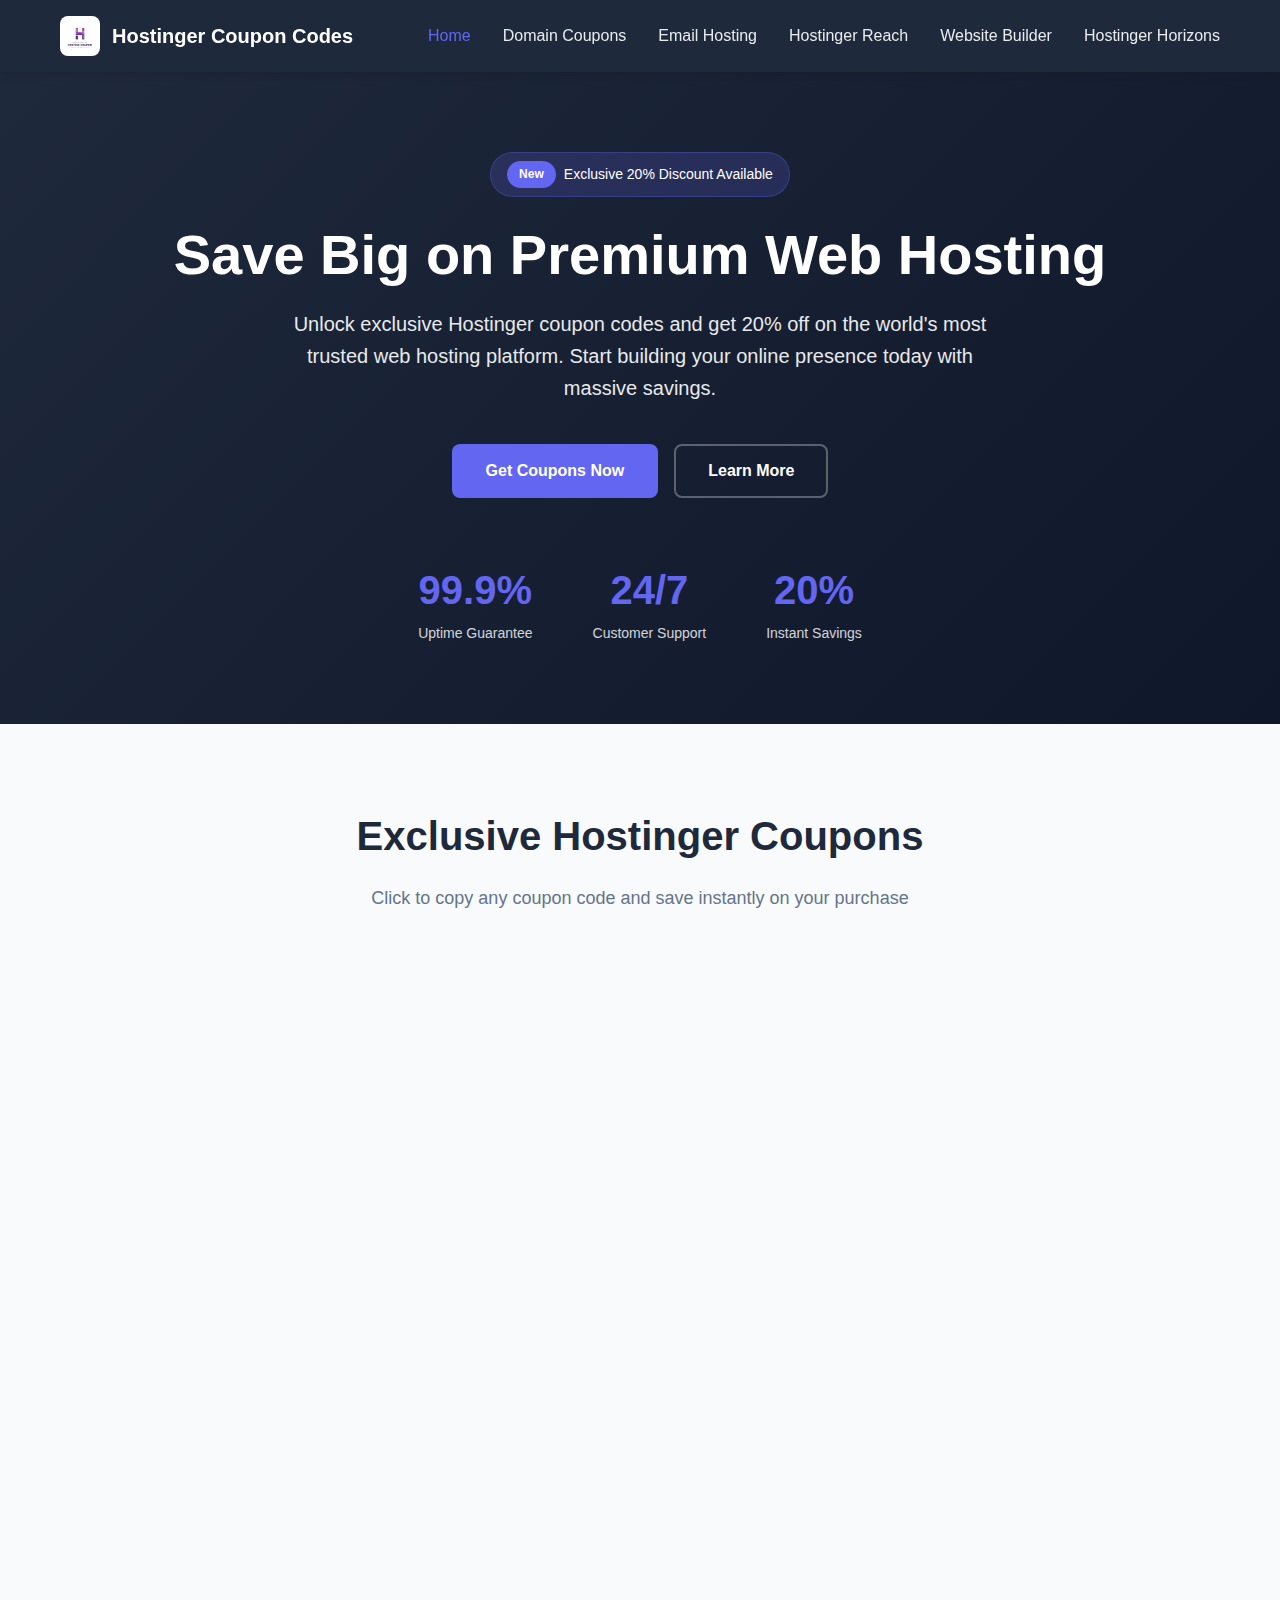
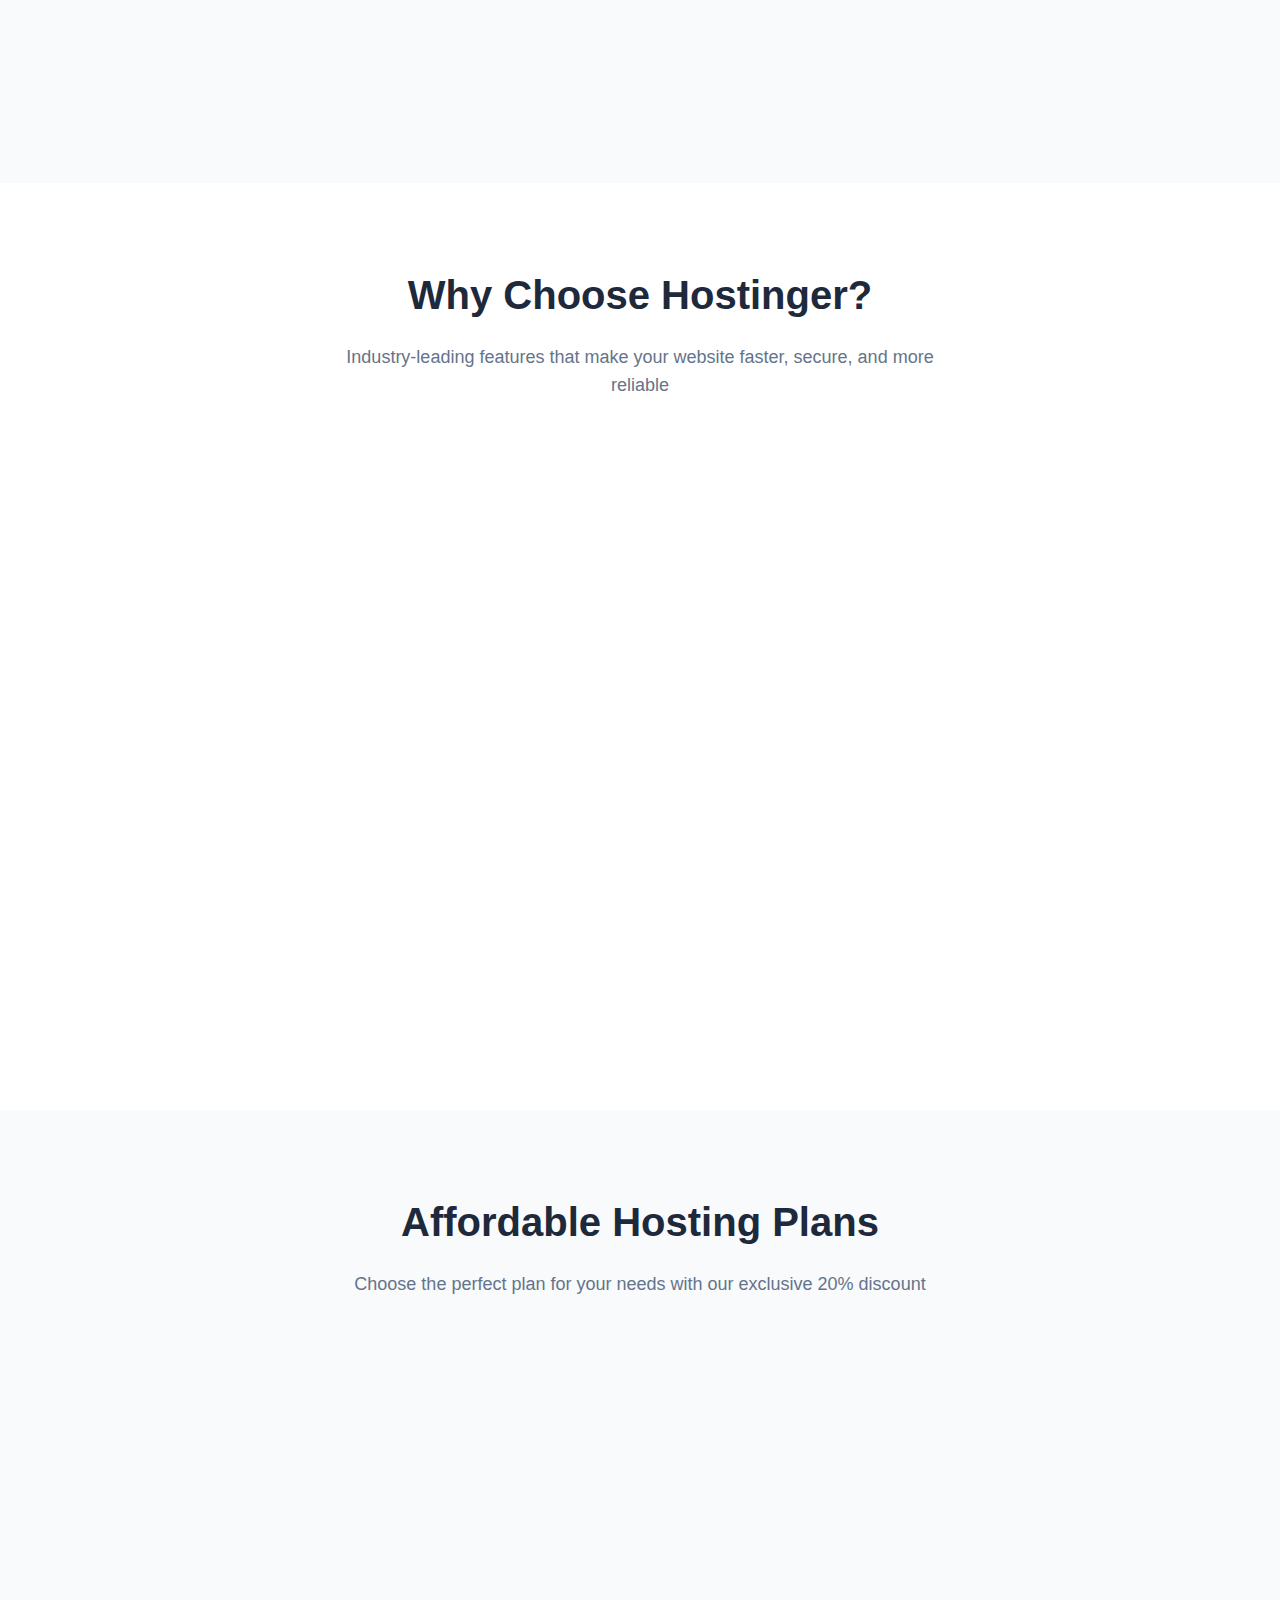
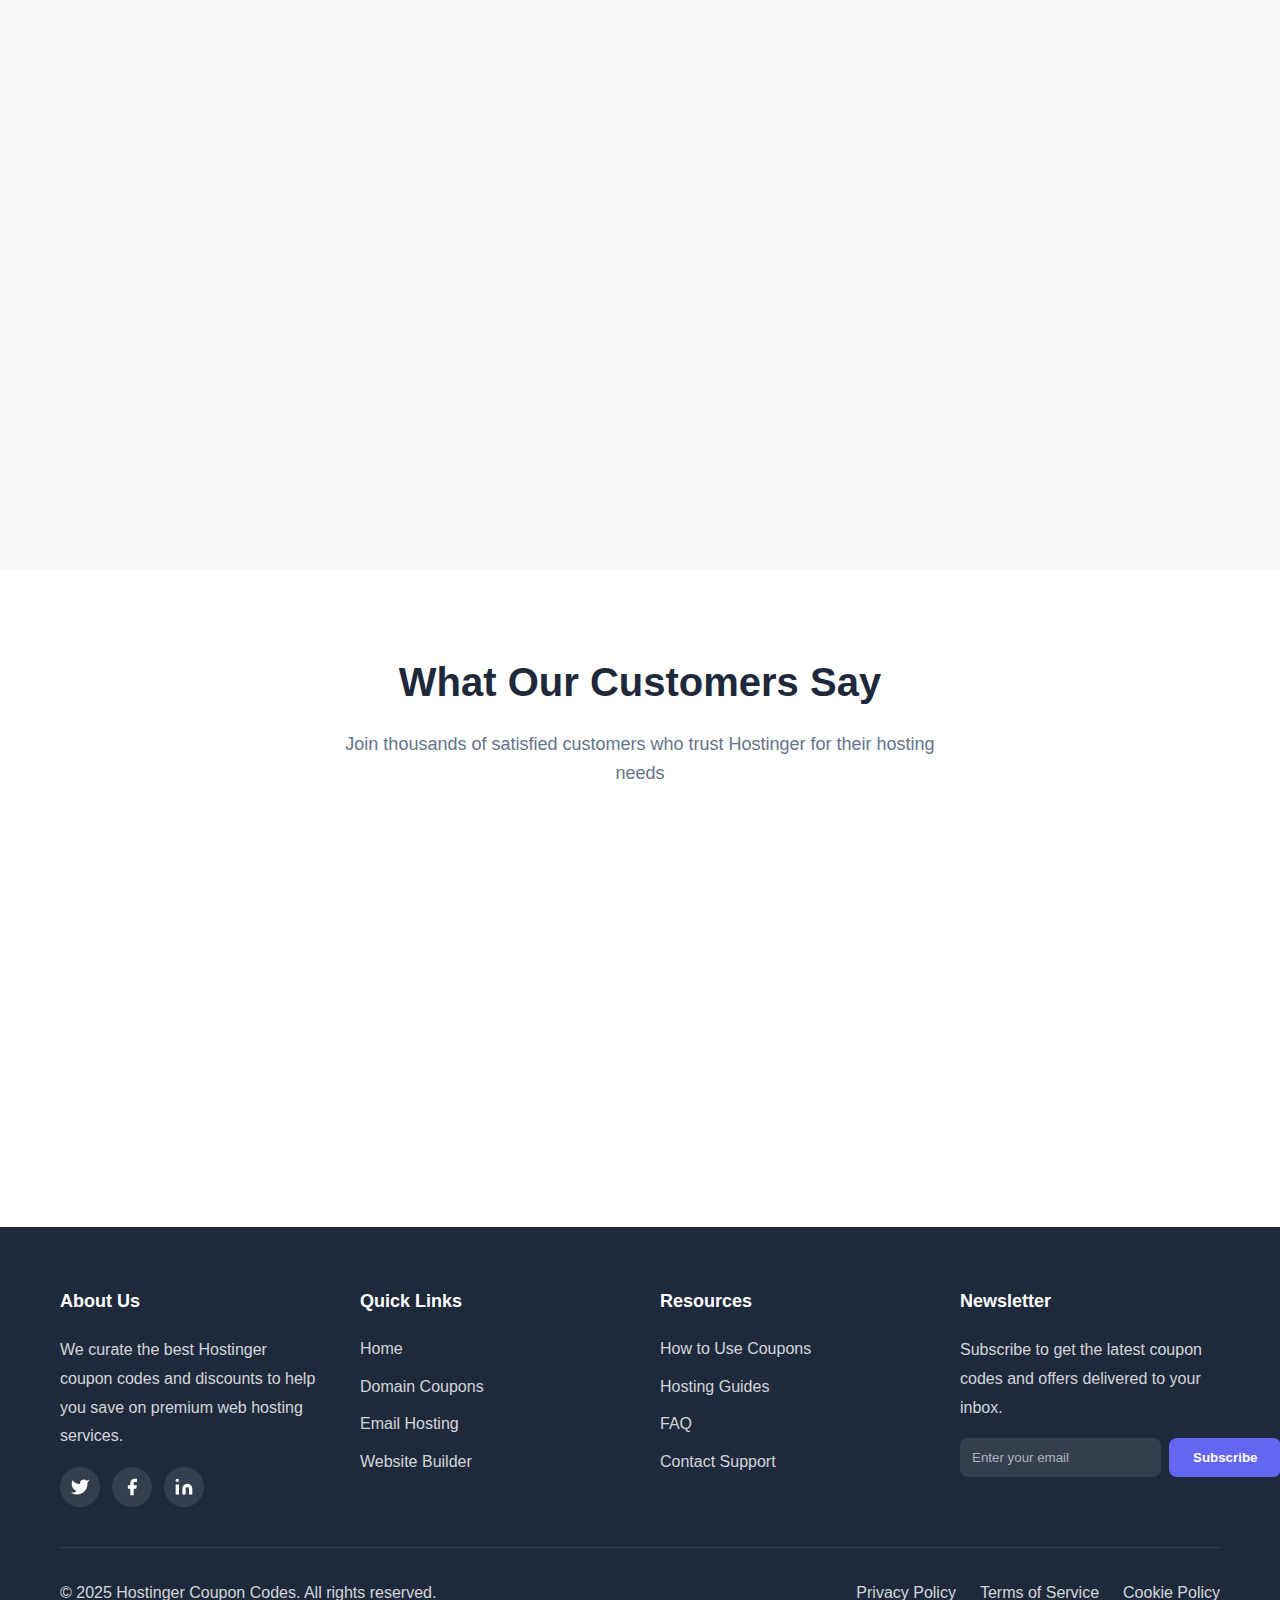
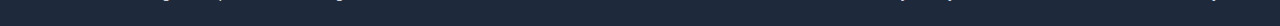
<file: index.html>
<!DOCTYPE html>
<html lang="en">
<head>
    <meta charset="UTF-8">
    <meta name="viewport" content="width=device-width, initial-scale=1.0">
    <title>Hostinger Coupon Codes - Save 20% on Web Hosting | Exclusive Discounts</title>
    <meta name="description" content="Get exclusive Hostinger coupon codes and save 20% on premium web hosting, domains, email hosting, and website builders. Limited time offers available now!">
    <meta name="keywords" content="hostinger coupon, hostinger discount, web hosting coupon, hostinger promo code, cheap hosting">
    <meta name="author" content="Hostinger Coupon Codes">
    <meta name="robots" content="index, follow">
    
    <!-- Open Graph / Facebook -->
    <meta property="og:type" content="website">
    <meta property="og:url" content="https://hostingercouponcodes.github.io/">
    <meta property="og:title" content="Hostinger Coupon Codes - Save 20% on Web Hosting">
    <meta property="og:description" content="Get exclusive Hostinger coupon codes and save 20% on premium web hosting services.">
    <meta property="og:image" content="https://hostingercouponcodes.github.io/images/og-image.jpg">
    
    <!-- Twitter -->
    <meta property="twitter:card" content="summary_large_image">
    <meta property="twitter:url" content="https://hostingercouponcodes.github.io/">
    <meta property="twitter:title" content="Hostinger Coupon Codes - Save 20% on Web Hosting">
    <meta property="twitter:description" content="Get exclusive Hostinger coupon codes and save 20% on premium web hosting services.">
    
    <!-- Favicon -->
    <link rel="icon" type="image/png" sizes="32x32" href="favicon.jpg">
    <link rel="apple-touch-icon" href="favicon.jpg">
    
    <link rel="stylesheet" href="styles.css">
    
    <!-- Schema.org Markup -->
    <script type="application/ld+json">
    {
      "@context": "https://schema.org",
      "@type": "WebSite",
      "name": "Hostinger Coupon Codes",
      "url": "https://hostingercouponcodes.github.io/",
      "description": "Exclusive Hostinger coupon codes and discounts for web hosting services",
      "potentialAction": {
        "@type": "SearchAction",
        "target": "https://hostingercouponcodes.github.io/?s={search_term_string}",
        "query-input": "required name=search_term_string"
      }
    }
    </script>
    
    <script type="application/ld+json">
    {
      "@context": "https://schema.org",
      "@type": "Organization",
      "name": "Hostinger Coupon Codes",
      "url": "https://hostingercouponcodes.github.io/",
      "logo": "https://hostingercouponcodes.github.io/images/logo.jpg",
      "sameAs": [
        "https://twitter.com/hostingercoupons",
        "https://facebook.com/hostingercoupons"
      ]
    }
    </script>
</head>
<body>
    <!-- Header -->
    <header class="header">
        <nav class="nav-container">
            <div class="logo">
                <img src="images/logo.jpg" alt="Hostinger Coupon Codes Logo">
                <span>Hostinger Coupon Codes</span>
            </div>
            <button class="mobile-menu-toggle" aria-label="Toggle menu">
                <span></span>
                <span></span>
                <span></span>
            </button>
            <ul class="nav-menu">
                <li><a href="index.html" class="active">Home</a></li>
                <li><a href="domain-coupon.html">Domain Coupons</a></li>
                <li><a href="hostinger-emails.html">Email Hosting</a></li>
                <li><a href="hostinger-reach.html">Hostinger Reach</a></li>
                <li><a href="website-builder.html">Website Builder</a></li>
                <li><a href="hostinger-horizons.html">Hostinger Horizons</a></li>
            </ul>
        </nav>
    </header>

    <!-- Hero Section -->
    <section class="hero">
        <div class="container">
            <div class="hero-badge">
                <span class="badge">New</span>
                <span class="badge-text">Exclusive 20% Discount Available</span>
            </div>
            <h1 class="hero-title">Save Big on Premium Web Hosting</h1>
            <p class="hero-subtitle">Unlock exclusive Hostinger coupon codes and get 20% off on the world's most trusted web hosting platform. Start building your online presence today with massive savings.</p>
            <div class="hero-cta">
                <button class="btn btn-primary" onclick="document.getElementById('coupons').scrollIntoView({behavior: 'smooth'})">Get Coupons Now</button>
                <a href="#features" class="btn btn-secondary">Learn More</a>
            </div>
            <div class="hero-stats">
                <div class="stat-item">
                    <div class="stat-number">99.9%</div>
                    <div class="stat-label">Uptime Guarantee</div>
                </div>
                <div class="stat-item">
                    <div class="stat-number">24/7</div>
                    <div class="stat-label">Customer Support</div>
                </div>
                <div class="stat-item">
                    <div class="stat-number">20%</div>
                    <div class="stat-label">Instant Savings</div>
                </div>
            </div>
        </div>
    </section>

    <!-- Coupon Section -->
    <section id="coupons" class="coupons-section">
        <div class="container">
            <div class="section-header">
                <h2>Exclusive Hostinger Coupons</h2>
                <p>Click to copy any coupon code and save instantly on your purchase</p>
            </div>
            
            <div class="coupons-grid">
                <!-- Coupon Card 1 -->
                <div class="coupon-card featured">
                    <div class="coupon-badge">Most Popular</div>
                    <div class="coupon-header">
                        <h3>20% Off Web Hosting</h3>
                        <div class="discount-badge">Save 20%</div>
                    </div>
                    <p class="coupon-description">Get 20% discount on all web hosting plans including shared, VPS, and cloud hosting.</p>
                    <div class="coupon-code-wrapper">
                        <div class="coupon-code" data-code="HOSTINGER20">
                            <span class="code-text">HOSTINGER20</span>
                            <button class="copy-btn" onclick="copyCoupon(this, 'HOSTINGER20')">
                                <svg width="16" height="16" fill="none" stroke="currentColor" viewBox="0 0 24 24">
                                    <path stroke-linecap="round" stroke-linejoin="round" stroke-width="2" d="M8 16H6a2 2 0 01-2-2V6a2 2 0 012-2h8a2 2 0 012 2v2m-6 12h8a2 2 0 002-2v-8a2 2 0 00-2-2h-8a2 2 0 00-2 2v8a2 2 0 002 2z"></path>
                                </svg>
                                Copy
                            </button>
                        </div>
                    </div>
                    <div class="coupon-meta">
                        <span class="expiry">Valid until: Dec 31, 2025</span>
                        <span class="used-count">Used 2,547 times</span>
                    </div>
                </div>

                <!-- Coupon Card 2 -->
                <div class="coupon-card">
                    <div class="coupon-header">
                        <h3>Domain Registration Deal</h3>
                        <div class="discount-badge">Save 20%</div>
                    </div>
                    <p class="coupon-description">Register your domain at 20% off. Perfect for starting your online journey.</p>
                    <div class="coupon-code-wrapper">
                        <div class="coupon-code" data-code="DOMAIN20OFF">
                            <span class="code-text">DOMAIN20OFF</span>
                            <button class="copy-btn" onclick="copyCoupon(this, 'DOMAIN20OFF')">
                                <svg width="16" height="16" fill="none" stroke="currentColor" viewBox="0 0 24 24">
                                    <path stroke-linecap="round" stroke-linejoin="round" stroke-width="2" d="M8 16H6a2 2 0 01-2-2V6a2 2 0 012-2h8a2 2 0 012 2v2m-6 12h8a2 2 0 002-2v-8a2 2 0 00-2-2h-8a2 2 0 00-2 2v8a2 2 0 002 2z"></path>
                                </svg>
                                Copy
                            </button>
                        </div>
                    </div>
                    <div class="coupon-meta">
                        <span class="expiry">Valid until: Dec 31, 2025</span>
                        <span class="used-count">Used 1,832 times</span>
                    </div>
                </div>

                <!-- Coupon Card 3 -->
                <div class="coupon-card">
                    <div class="coupon-header">
                        <h3>Email Hosting Special</h3>
                        <div class="discount-badge">Save 20%</div>
                    </div>
                    <p class="coupon-description">Professional email hosting with 20% discount. Includes spam protection and 24/7 support.</p>
                    <div class="coupon-code-wrapper">
                        <div class="coupon-code" data-code="EMAIL20">
                            <span class="code-text">EMAIL20</span>
                            <button class="copy-btn" onclick="copyCoupon(this, 'EMAIL20')">
                                <svg width="16" height="16" fill="none" stroke="currentColor" viewBox="0 0 24 24">
                                    <path stroke-linecap="round" stroke-linejoin="round" stroke-width="2" d="M8 16H6a2 2 0 01-2-2V6a2 2 0 012-2h8a2 2 0 012 2v2m-6 12h8a2 2 0 002-2v-8a2 2 0 00-2-2h-8a2 2 0 00-2 2v8a2 2 0 002 2z"></path>
                                </svg>
                                Copy
                            </button>
                        </div>
                    </div>
                    <div class="coupon-meta">
                        <span class="expiry">Valid until: Dec 31, 2025</span>
                        <span class="used-count">Used 1,245 times</span>
                    </div>
                </div>

                <!-- Coupon Card 4 -->
                <div class="coupon-card">
                    <div class="coupon-header">
                        <h3>Website Builder Discount</h3>
                        <div class="discount-badge">Save 20%</div>
                    </div>
                    <p class="coupon-description">Create stunning websites with drag-and-drop builder at 20% off regular price.</p>
                    <div class="coupon-code-wrapper">
                        <div class="coupon-code" data-code="BUILDER20">
                            <span class="code-text">BUILDER20</span>
                            <button class="copy-btn" onclick="copyCoupon(this, 'BUILDER20')">
                                <svg width="16" height="16" fill="none" stroke="currentColor" viewBox="0 0 24 24">
                                    <path stroke-linecap="round" stroke-linejoin="round" stroke-width="2" d="M8 16H6a2 2 0 01-2-2V6a2 2 0 012-2h8a2 2 0 012 2v2m-6 12h8a2 2 0 002-2v-8a2 2 0 00-2-2h-8a2 2 0 00-2 2v8a2 2 0 002 2z"></path>
                                </svg>
                                Copy
                            </button>
                        </div>
                    </div>
                    <div class="coupon-meta">
                        <span class="expiry">Valid until: Dec 31, 2025</span>
                        <span class="used-count">Used 987 times</span>
                    </div>
                </div>
            </div>
        </div>
    </section>

    <!-- Features Section -->
    <section id="features" class="features-section">
        <div class="container">
            <div class="section-header">
                <h2>Why Choose Hostinger?</h2>
                <p>Industry-leading features that make your website faster, secure, and more reliable</p>
            </div>
            
            <div class="features-grid">
                <div class="feature-card">
                    <div class="feature-icon">
                        <svg width="32" height="32" fill="none" stroke="currentColor" viewBox="0 0 24 24">
                            <path stroke-linecap="round" stroke-linejoin="round" stroke-width="2" d="M13 10V3L4 14h7v7l9-11h-7z"></path>
                        </svg>
                    </div>
                    <h3>Lightning Fast Speed</h3>
                    <p>Experience blazing-fast load times with our optimized servers and LiteSpeed technology.</p>
                </div>

                <div class="feature-card">
                    <div class="feature-icon">
                        <svg width="32" height="32" fill="none" stroke="currentColor" viewBox="0 0 24 24">
                            <path stroke-linecap="round" stroke-linejoin="round" stroke-width="2" d="M12 15v2m-6 4h12a2 2 0 002-2v-6a2 2 0 00-2-2H6a2 2 0 00-2 2v6a2 2 0 002 2zm10-10V7a4 4 0 00-8 0v4h8z"></path>
                        </svg>
                    </div>
                    <h3>Advanced Security</h3>
                    <p>Free SSL certificates, DDoS protection, and automated backups keep your site secure.</p>
                </div>

                <div class="feature-card">
                    <div class="feature-icon">
                        <svg width="32" height="32" fill="none" stroke="currentColor" viewBox="0 0 24 24">
                            <path stroke-linecap="round" stroke-linejoin="round" stroke-width="2" d="M18 9v3m0 0v3m0-3h3m-3 0h-3m-2-5a4 4 0 11-8 0 4 4 0 018 0zM3 20a6 6 0 0112 0v1H3v-1z"></path>
                        </svg>
                    </div>
                    <h3>24/7 Expert Support</h3>
                    <p>Our dedicated support team is always ready to help you succeed online.</p>
                </div>

                <div class="feature-card">
                    <div class="feature-icon">
                        <svg width="32" height="32" fill="none" stroke="currentColor" viewBox="0 0 24 24">
                            <path stroke-linecap="round" stroke-linejoin="round" stroke-width="2" d="M9 12l2 2 4-4m5.618-4.016A11.955 11.955 0 0112 2.944a11.955 11.955 0 01-8.618 3.04A12.02 12.02 0 003 9c0 5.591 3.824 10.29 9 11.622 5.176-1.332 9-6.03 9-11.622 0-1.042-.133-2.052-.382-3.016z"></path>
                        </svg>
                    </div>
                    <h3>99.9% Uptime</h3>
                    <p>Industry-leading uptime guarantee ensures your website is always accessible.</p>
                </div>

                <div class="feature-card">
                    <div class="feature-icon">
                        <svg width="32" height="32" fill="none" stroke="currentColor" viewBox="0 0 24 24">
                            <path stroke-linecap="round" stroke-linejoin="round" stroke-width="2" d="M12 8c-1.657 0-3 .895-3 2s1.343 2 3 2 3 .895 3 2-1.343 2-3 2m0-8c1.11 0 2.08.402 2.599 1M12 8V7m0 1v8m0 0v1m0-1c-1.11 0-2.08-.402-2.599-1M21 12a9 9 0 11-18 0 9 9 0 0118 0z"></path>
                        </svg>
                    </div>
                    <h3>Money-Back Guarantee</h3>
                    <p>30-day money-back guarantee. Try risk-free with full confidence.</p>
                </div>

                <div class="feature-card">
                    <div class="feature-icon">
                        <svg width="32" height="32" fill="none" stroke="currentColor" viewBox="0 0 24 24">
                            <path stroke-linecap="round" stroke-linejoin="round" stroke-width="2" d="M3 15a4 4 0 004 4h9a5 5 0 10-.1-9.999 5.002 5.002 0 10-9.78 2.096A4.001 4.001 0 003 15z"></path>
                        </svg>
                    </div>
                    <h3>Free Domain</h3>
                    <p>Get a free domain name with annual hosting plans and establish your brand online.</p>
                </div>
            </div>
        </div>
    </section>

    <!-- Pricing Section -->
    <section class="pricing-section">
        <div class="container">
            <div class="section-header">
                <h2>Affordable Hosting Plans</h2>
                <p>Choose the perfect plan for your needs with our exclusive 20% discount</p>
            </div>
            
            <div class="pricing-grid">
                <!-- Basic Plan -->
                <div class="pricing-card">
                    <h3 class="plan-name">Single</h3>
                    <div class="plan-price">
                        <span class="price-strike">$2.99</span>
                        <span class="price-main">$2.39</span>
                        <span class="price-period">/month</span>
                    </div>
                    <p class="plan-description">Perfect for personal websites and blogs</p>
                    <ul class="plan-features">
                        <li>
                            <svg width="16" height="16" fill="none" stroke="currentColor" viewBox="0 0 24 24">
                                <path stroke-linecap="round" stroke-linejoin="round" stroke-width="3" d="M5 13l4 4L19 7"></path>
                            </svg>
                            1 Website
                        </li>
                        <li>
                            <svg width="16" height="16" fill="none" stroke="currentColor" viewBox="0 0 24 24">
                                <path stroke-linecap="round" stroke-linejoin="round" stroke-width="3" d="M5 13l4 4L19 7"></path>
                            </svg>
                            50 GB SSD Storage
                        </li>
                        <li>
                            <svg width="16" height="16" fill="none" stroke="currentColor" viewBox="0 0 24 24">
                                <path stroke-linecap="round" stroke-linejoin="round" stroke-width="3" d="M5 13l4 4L19 7"></path>
                            </svg>
                            100 GB Bandwidth
                        </li>
                        <li>
                            <svg width="16" height="16" fill="none" stroke="currentColor" viewBox="0 0 24 24">
                                <path stroke-linecap="round" stroke-linejoin="round" stroke-width="3" d="M5 13l4 4L19 7"></path>
                            </svg>
                            Free SSL Certificate
                        </li>
                        <li>
                            <svg width="16" height="16" fill="none" stroke="currentColor" viewBox="0 0 24 24">
                                <path stroke-linecap="round" stroke-linejoin="round" stroke-width="3" d="M5 13l4 4L19 7"></path>
                            </svg>
                            24/7 Customer Support
                        </li>
                    </ul>
                    <button class="btn btn-outline" onclick="document.getElementById('coupons').scrollIntoView({behavior: 'smooth'})">Get Started</button>
                </div>

                <!-- Premium Plan -->
                <div class="pricing-card featured">
                    <div class="popular-badge">Most Popular</div>
                    <h3 class="plan-name">Premium</h3>
                    <div class="plan-price">
                        <span class="price-strike">$4.99</span>
                        <span class="price-main">$3.99</span>
                        <span class="price-period">/month</span>
                    </div>
                    <p class="plan-description">Ideal for small to medium businesses</p>
                    <ul class="plan-features">
                        <li>
                            <svg width="16" height="16" fill="none" stroke="currentColor" viewBox="0 0 24 24">
                                <path stroke-linecap="round" stroke-linejoin="round" stroke-width="3" d="M5 13l4 4L19 7"></path>
                            </svg>
                            100 Websites
                        </li>
                        <li>
                            <svg width="16" height="16" fill="none" stroke="currentColor" viewBox="0 0 24 24">
                                <path stroke-linecap="round" stroke-linejoin="round" stroke-width="3" d="M5 13l4 4L19 7"></path>
                            </svg>
                            100 GB SSD Storage
                        </li>
                        <li>
                            <svg width="16" height="16" fill="none" stroke="currentColor" viewBox="0 0 24 24">
                                <path stroke-linecap="round" stroke-linejoin="round" stroke-width="3" d="M5 13l4 4L19 7"></path>
                            </svg>
                            Unlimited Bandwidth
                        </li>
                        <li>
                            <svg width="16" height="16" fill="none" stroke="currentColor" viewBox="0 0 24 24">
                                <path stroke-linecap="round" stroke-linejoin="round" stroke-width="3" d="M5 13l4 4L19 7"></path>
                            </svg>
                            Free Domain ($9.99 value)
                        </li>
                        <li>
                            <svg width="16" height="16" fill="none" stroke="currentColor" viewBox="0 0 24 24">
                                <path stroke-linecap="round" stroke-linejoin="round" stroke-width="3" d="M5 13l4 4L19 7"></path>
                            </svg>
                            Free Email
                        </li>
                        <li>
                            <svg width="16" height="16" fill="none" stroke="currentColor" viewBox="0 0 24 24">
                                <path stroke-linecap="round" stroke-linejoin="round" stroke-width="3" d="M5 13l4 4L19 7"></path>
                            </svg>
                            Priority Support
                        </li>
                    </ul>
                    <button class="btn btn-primary" onclick="document.getElementById('coupons').scrollIntoView({behavior: 'smooth'})">Get Started</button>
                </div>

                <!-- Business Plan -->
                <div class="pricing-card">
                    <h3 class="plan-name">Business</h3>
                    <div class="plan-price">
                        <span class="price-strike">$6.99</span>
                        <span class="price-main">$5.59</span>
                        <span class="price-period">/month</span>
                    </div>
                    <p class="plan-description">Complete solution for growing businesses</p>
                    <ul class="plan-features">
                        <li>
                            <svg width="16" height="16" fill="none" stroke="currentColor" viewBox="0 0 24 24">
                                <path stroke-linecap="round" stroke-linejoin="round" stroke-width="3" d="M5 13l4 4L19 7"></path>
                            </svg>
                            100 Websites
                        </li>
                        <li>
                            <svg width="16" height="16" fill="none" stroke="currentColor" viewBox="0 0 24 24">
                                <path stroke-linecap="round" stroke-linejoin="round" stroke-width="3" d="M5 13l4 4L19 7"></path>
                            </svg>
                            200 GB SSD Storage
                        </li>
                        <li>
                            <svg width="16" height="16" fill="none" stroke="currentColor" viewBox="0 0 24 24">
                                <path stroke-linecap="round" stroke-linejoin="round" stroke-width="3" d="M5 13l4 4L19 7"></path>
                            </svg>
                            Unlimited Bandwidth
                        </li>
                        <li>
                            <svg width="16" height="16" fill="none" stroke="currentColor" viewBox="0 0 24 24">
                                <path stroke-linecap="round" stroke-linejoin="round" stroke-width="3" d="M5 13l4 4L19 7"></path>
                            </svg>
                            Free Domain ($9.99 value)
                        </li>
                        <li>
                            <svg width="16" height="16" fill="none" stroke="currentColor" viewBox="0 0 24 24">
                                <path stroke-linecap="round" stroke-linejoin="round" stroke-width="3" d="M5 13l4 4L19 7"></path>
                            </svg>
                            Free CDN
                        </li>
                        <li>
                            <svg width="16" height="16" fill="none" stroke="currentColor" viewBox="0 0 24 24">
                                <path stroke-linecap="round" stroke-linejoin="round" stroke-width="3" d="M5 13l4 4L19 7"></path>
                            </svg>
                            Daily Backups
                        </li>
                    </ul>
                    <button class="btn btn-outline" onclick="document.getElementById('coupons').scrollIntoView({behavior: 'smooth'})">Get Started</button>
                </div>
            </div>
        </div>
    </section>

    <!-- Testimonials Section -->
    <section class="testimonials-section">
        <div class="container">
            <div class="section-header">
                <h2>What Our Customers Say</h2>
                <p>Join thousands of satisfied customers who trust Hostinger for their hosting needs</p>
            </div>
            
            <div class="testimonials-grid">
                <div class="testimonial-card">
                    <div class="testimonial-rating">
                        ★★★★★
                    </div>
                    <p class="testimonial-text">"Switched to Hostinger using these coupon codes and saved a lot! The speed improvement was noticeable immediately. Best decision for my business."</p>
                    <div class="testimonial-author">
                        <div class="author-avatar">JS</div>
                        <div class="author-info">
                            <div class="author-name">John Smith</div>
                            <div class="author-title">Entrepreneur</div>
                        </div>
                    </div>
                </div>

                <div class="testimonial-card">
                    <div class="testimonial-rating">
                        ★★★★★
                    </div>
                    <p class="testimonial-text">"The coupon codes are legit and easy to use. I got 20% off on my annual plan. Customer support is exceptional, and the uptime is rock solid."</p>
                    <div class="testimonial-author">
                        <div class="author-avatar">SD</div>
                        <div class="author-info">
                            <div class="author-name">Sarah Davis</div>
                            <div class="author-title">Blogger</div>
                        </div>
                    </div>
                </div>

                <div class="testimonial-card">
                    <div class="testimonial-rating">
                        ★★★★★
                    </div>
                    <p class="testimonial-text">"Great deals on hosting! Used the HOSTINGER20 code and saved big on my e-commerce site. Performance has been excellent. Highly recommend!"</p>
                    <div class="testimonial-author">
                        <div class="author-avatar">MJ</div>
                        <div class="author-info">
                            <div class="author-name">Mike Johnson</div>
                            <div class="author-title">Store Owner</div>
                        </div>
                    </div>
                </div>
            </div>
        </div>
    </section>

    <!-- Footer -->
    <footer class="footer">
        <div class="container">
            <div class="footer-grid">
                <!-- Column 1 -->
                <div class="footer-col">
                    <h4>About Us</h4>
                    <p>We curate the best Hostinger coupon codes and discounts to help you save on premium web hosting services.</p>
                    <div class="social-links">
                        <a href="#" aria-label="Twitter">
                            <svg width="20" height="20" fill="currentColor" viewBox="0 0 24 24">
                                <path d="M23 3a10.9 10.9 0 01-3.14 1.53 4.48 4.48 0 00-7.86 3v1A10.66 10.66 0 013 4s-4 9 5 13a11.64 11.64 0 01-7 2c9 5 20 0 20-11.5a4.5 4.5 0 00-.08-.83A7.72 7.72 0 0023 3z"></path>
                            </svg>
                        </a>
                        <a href="#" aria-label="Facebook">
                            <svg width="20" height="20" fill="currentColor" viewBox="0 0 24 24">
                                <path d="M18 2h-3a5 5 0 00-5 5v3H7v4h3v8h4v-8h3l1-4h-4V7a1 1 0 011-1h3z"></path>
                            </svg>
                        </a>
                        <a href="#" aria-label="LinkedIn">
                            <svg width="20" height="20" fill="currentColor" viewBox="0 0 24 24">
                                <path d="M16 8a6 6 0 016 6v7h-4v-7a2 2 0 00-2-2 2 2 0 00-2 2v7h-4v-7a6 6 0 016-6zM2 9h4v12H2z"></path>
                                <circle cx="4" cy="4" r="2"></circle>
                            </svg>
                        </a>
                    </div>
                </div>

                <!-- Column 2 -->
                <div class="footer-col">
                    <h4>Quick Links</h4>
                    <ul>
                        <li><a href="index.html">Home</a></li>
                        <li><a href="domain-coupon.html">Domain Coupons</a></li>
                        <li><a href="hostinger-emails.html">Email Hosting</a></li>
                        <li><a href="website-builder.html">Website Builder</a></li>
                    </ul>
                </div>

                <!-- Column 3 -->
                <div class="footer-col">
                    <h4>Resources</h4>
                    <ul>
                        <li><a href="#">How to Use Coupons</a></li>
                        <li><a href="#">Hosting Guides</a></li>
                        <li><a href="#">FAQ</a></li>
                        <li><a href="#">Contact Support</a></li>
                    </ul>
                </div>

                <!-- Column 4 -->
                <div class="footer-col">
                    <h4>Newsletter</h4>
                    <p>Subscribe to get the latest coupon codes and offers delivered to your inbox.</p>
                    <form class="newsletter-form" onsubmit="return subscribeNewsletter(event)">
                        <input type="email" placeholder="Enter your email" required>
                        <button type="submit">Subscribe</button>
                    </form>
                </div>
            </div>

            <div class="footer-bottom">
                <p>&copy; 2025 Hostinger Coupon Codes. All rights reserved.</p>
                <div class="footer-links">
                    <a href="#">Privacy Policy</a>
                    <a href="#">Terms of Service</a>
                    <a href="#">Cookie Policy</a>
                </div>
            </div>
        </div>
    </footer>

    <!-- Toast Notification -->
    <div id="toast" class="toast"></div>

    <script src="script.js"></script>
</body>
</html>
</file>
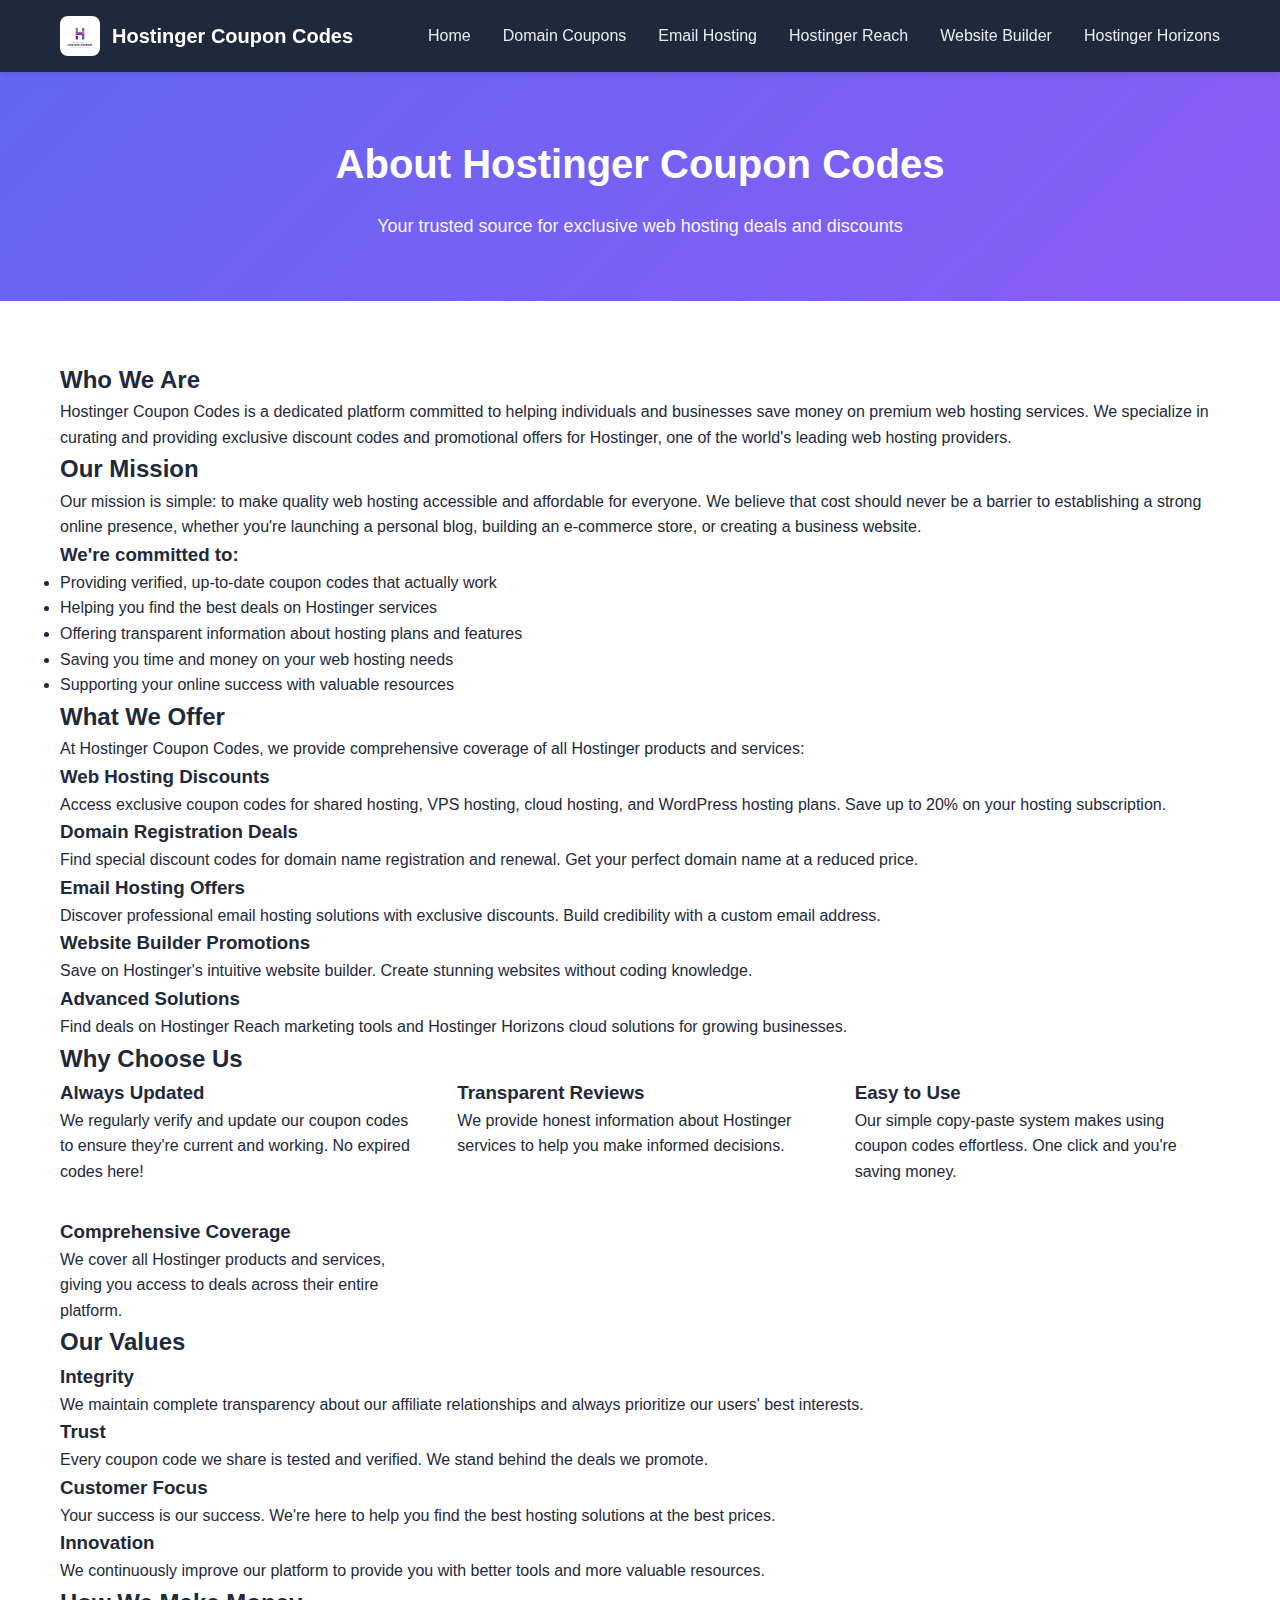
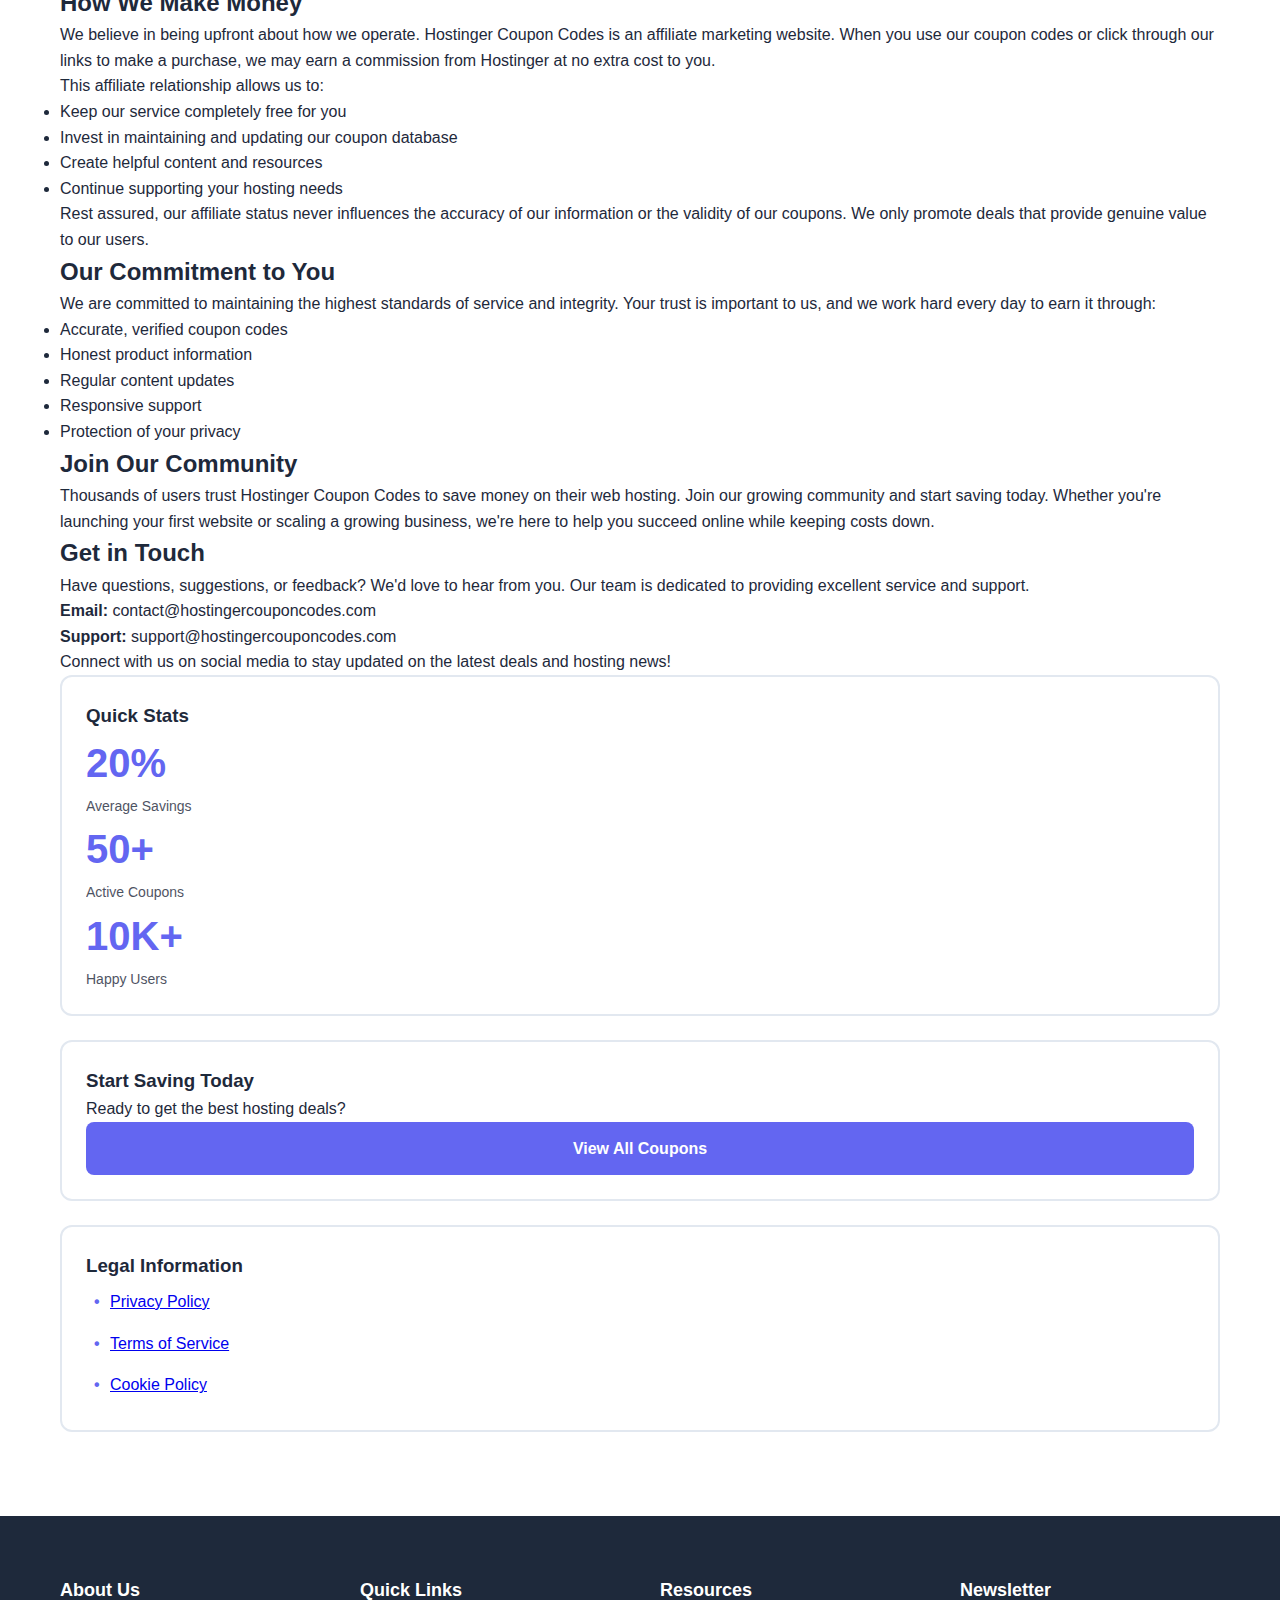
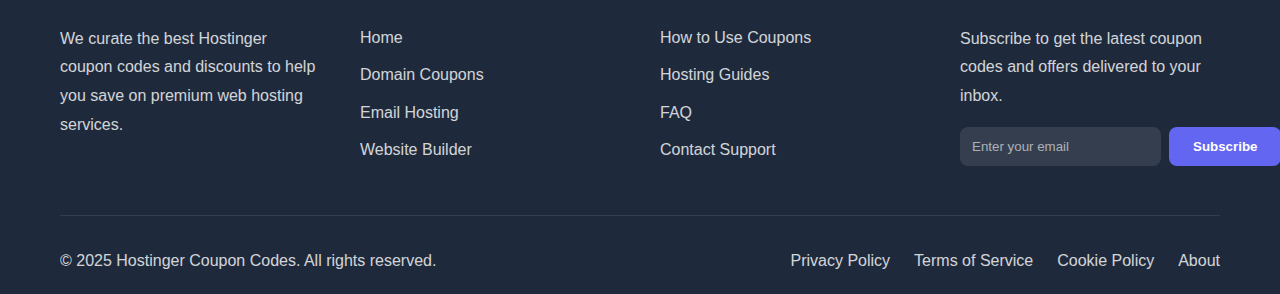
<file: about.html>
<!DOCTYPE html>
<html lang="en">
<head>
    <meta charset="UTF-8">
    <meta name="viewport" content="width=device-width, initial-scale=1.0">
    <title>About Us - Hostinger Coupon Codes</title>
    <meta name="description" content="Learn about Hostinger Coupon Codes, our mission to help you save on web hosting, and our commitment to providing the best deals.">
    <meta name="keywords" content="about hostinger coupons, about us, mission, web hosting deals">
    <meta name="robots" content="index, follow">
    
    <meta property="og:type" content="website">
    <meta property="og:title" content="About Us - Hostinger Coupon Codes">
    <meta property="og:description" content="Discover our mission to provide the best Hostinger coupon codes and hosting deals.">
    
    <link rel="icon" type="image/png" sizes="32x32" href="favicon.jpg">
    <link rel="stylesheet" href="styles.css">
    
    <script type="application/ld+json">
    {
      "@context": "https://schema.org",
      "@type": "AboutPage",
      "name": "About Us",
      "description": "Learn about Hostinger Coupon Codes and our mission",
      "url": "https://hostingercouponcodes.github.io/about.html",
      "mainEntity": {
        "@type": "Organization",
        "name": "Hostinger Coupon Codes",
        "url": "https://hostingercouponcodes.github.io/",
        "logo": "https://hostingercouponcodes.github.io/images/logo.jpg",
        "description": "Premier source for exclusive Hostinger coupon codes and web hosting discounts"
      }
    }
    </script>
</head>
<body>
    <header class="header">
        <nav class="nav-container">
            <div class="logo">
                <img src="images/logo.jpg" alt="Hostinger Coupon Codes Logo">
                <span>Hostinger Coupon Codes</span>
            </div>
            <button class="mobile-menu-toggle" aria-label="Toggle menu">
                <span></span>
                <span></span>
                <span></span>
            </button>
            <ul class="nav-menu">
                <li><a href="index.html">Home</a></li>
                <li><a href="domain-coupon.html">Domain Coupons</a></li>
                <li><a href="hostinger-emails.html">Email Hosting</a></li>
                <li><a href="hostinger-reach.html">Hostinger Reach</a></li>
                <li><a href="website-builder.html">Website Builder</a></li>
                <li><a href="hostinger-horizons.html">Hostinger Horizons</a></li>
            </ul>
        </nav>
    </header>

    <section class="page-hero">
        <div class="container">
            <h1>About Hostinger Coupon Codes</h1>
            <p>Your trusted source for exclusive web hosting deals and discounts</p>
        </div>
    </section>

    <section class="content-section">
        <div class="container">
            <div class="content-wrapper">
                <article class="legal-content">
                    <h2>Who We Are</h2>
                    <p>Hostinger Coupon Codes is a dedicated platform committed to helping individuals and businesses save money on premium web hosting services. We specialize in curating and providing exclusive discount codes and promotional offers for Hostinger, one of the world's leading web hosting providers.</p>

                    <h2>Our Mission</h2>
                    <p>Our mission is simple: to make quality web hosting accessible and affordable for everyone. We believe that cost should never be a barrier to establishing a strong online presence, whether you're launching a personal blog, building an e-commerce store, or creating a business website.</p>

                    <div class="highlight-box">
                        <h3>We're committed to:</h3>
                        <ul>
                            <li>Providing verified, up-to-date coupon codes that actually work</li>
                            <li>Helping you find the best deals on Hostinger services</li>
                            <li>Offering transparent information about hosting plans and features</li>
                            <li>Saving you time and money on your web hosting needs</li>
                            <li>Supporting your online success with valuable resources</li>
                        </ul>
                    </div>

                    <h2>What We Offer</h2>
                    <p>At Hostinger Coupon Codes, we provide comprehensive coverage of all Hostinger products and services:</p>
                    
                    <h3>Web Hosting Discounts</h3>
                    <p>Access exclusive coupon codes for shared hosting, VPS hosting, cloud hosting, and WordPress hosting plans. Save up to 20% on your hosting subscription.</p>

                    <h3>Domain Registration Deals</h3>
                    <p>Find special discount codes for domain name registration and renewal. Get your perfect domain name at a reduced price.</p>

                    <h3>Email Hosting Offers</h3>
                    <p>Discover professional email hosting solutions with exclusive discounts. Build credibility with a custom email address.</p>

                    <h3>Website Builder Promotions</h3>
                    <p>Save on Hostinger's intuitive website builder. Create stunning websites without coding knowledge.</p>

                    <h3>Advanced Solutions</h3>
                    <p>Find deals on Hostinger Reach marketing tools and Hostinger Horizons cloud solutions for growing businesses.</p>

                    <h2>Why Choose Us</h2>
                    
                    <div class="features-grid">
                        <div class="feature-highlight">
                            <h3>Always Updated</h3>
                            <p>We regularly verify and update our coupon codes to ensure they're current and working. No expired codes here!</p>
                        </div>
                        
                        <div class="feature-highlight">
                            <h3>Transparent Reviews</h3>
                            <p>We provide honest information about Hostinger services to help you make informed decisions.</p>
                        </div>
                        
                        <div class="feature-highlight">
                            <h3>Easy to Use</h3>
                            <p>Our simple copy-paste system makes using coupon codes effortless. One click and you're saving money.</p>
                        </div>
                        
                        <div class="feature-highlight">
                            <h3>Comprehensive Coverage</h3>
                            <p>We cover all Hostinger products and services, giving you access to deals across their entire platform.</p>
                        </div>
                    </div>

                    <h2>Our Values</h2>
                    
                    <h3>Integrity</h3>
                    <p>We maintain complete transparency about our affiliate relationships and always prioritize our users' best interests.</p>

                    <h3>Trust</h3>
                    <p>Every coupon code we share is tested and verified. We stand behind the deals we promote.</p>

                    <h3>Customer Focus</h3>
                    <p>Your success is our success. We're here to help you find the best hosting solutions at the best prices.</p>

                    <h3>Innovation</h3>
                    <p>We continuously improve our platform to provide you with better tools and more valuable resources.</p>

                    <h2>How We Make Money</h2>
                    <p>We believe in being upfront about how we operate. Hostinger Coupon Codes is an affiliate marketing website. When you use our coupon codes or click through our links to make a purchase, we may earn a commission from Hostinger at no extra cost to you.</p>
                    
                    <p>This affiliate relationship allows us to:</p>
                    <ul>
                        <li>Keep our service completely free for you</li>
                        <li>Invest in maintaining and updating our coupon database</li>
                        <li>Create helpful content and resources</li>
                        <li>Continue supporting your hosting needs</li>
                    </ul>

                    <p>Rest assured, our affiliate status never influences the accuracy of our information or the validity of our coupons. We only promote deals that provide genuine value to our users.</p>

                    <h2>Our Commitment to You</h2>
                    <p>We are committed to maintaining the highest standards of service and integrity. Your trust is important to us, and we work hard every day to earn it through:</p>
                    <ul>
                        <li>Accurate, verified coupon codes</li>
                        <li>Honest product information</li>
                        <li>Regular content updates</li>
                        <li>Responsive support</li>
                        <li>Protection of your privacy</li>
                    </ul>

                    <h2>Join Our Community</h2>
                    <p>Thousands of users trust Hostinger Coupon Codes to save money on their web hosting. Join our growing community and start saving today. Whether you're launching your first website or scaling a growing business, we're here to help you succeed online while keeping costs down.</p>

                    <h2>Get in Touch</h2>
                    <p>Have questions, suggestions, or feedback? We'd love to hear from you. Our team is dedicated to providing excellent service and support.</p>
                    
                    <p><strong>Email:</strong> contact@hostingercouponcodes.com</p>
                    <p><strong>Support:</strong> support@hostingercouponcodes.com</p>
                    
                    <p>Connect with us on social media to stay updated on the latest deals and hosting news!</p>
                </article>

                <aside class="sidebar">
                    <div class="sidebar-widget">
                        <h3>Quick Stats</h3>
                        <div class="stats-box">
                            <div class="stat">
                                <div class="stat-number">20%</div>
                                <div class="stat-label">Average Savings</div>
                            </div>
                            <div class="stat">
                                <div class="stat-number">50+</div>
                                <div class="stat-label">Active Coupons</div>
                            </div>
                            <div class="stat">
                                <div class="stat-number">10K+</div>
                                <div class="stat-label">Happy Users</div>
                            </div>
                        </div>
                    </div>
                    
                    <div class="sidebar-widget">
                        <h3>Start Saving Today</h3>
                        <p>Ready to get the best hosting deals?</p>
                        <a href="index.html#coupons" class="btn btn-primary btn-block">View All Coupons</a>
                    </div>

                    <div class="sidebar-widget">
                        <h3>Legal Information</h3>
                        <ul class="sidebar-links">
                            <li><a href="privacy-policy.html">Privacy Policy</a></li>
                            <li><a href="terms-of-service.html">Terms of Service</a></li>
                            <li><a href="cookie-policy.html">Cookie Policy</a></li>
                        </ul>
                    </div>
                </aside>
            </div>
        </div>
    </section>

    <!-- Footer -->
    <footer class="footer">
        <div class="container">
            <div class="footer-grid">
                <!-- Column 1 -->
                <div class="footer-col">
                    <h4>About Us</h4>
                    <p>We curate the best Hostinger coupon codes and discounts to help you save on premium web hosting services.</p>                    
                </div>

                <!-- Column 2 -->
                <div class="footer-col">
                    <h4>Quick Links</h4>
                    <ul>
                        <li><a href="index.html">Home</a></li>
                        <li><a href="domain-coupon.html">Domain Coupons</a></li>
                        <li><a href="hostinger-emails.html">Email Hosting</a></li>
                        <li><a href="website-builder.html">Website Builder</a></li>
                    </ul>
                </div>

                <!-- Column 3 -->
                <div class="footer-col">
                    <h4>Resources</h4>
                    <ul>
                        <li><a href="#">How to Use Coupons</a></li>
                        <li><a href="#">Hosting Guides</a></li>
                        <li><a href="#">FAQ</a></li>
                        <li><a href="#">Contact Support</a></li>
                    </ul>
                </div>

                <!-- Column 4 -->
                <div class="footer-col">
                    <h4>Newsletter</h4>
                    <p>Subscribe to get the latest coupon codes and offers delivered to your inbox.</p>
                    <form class="newsletter-form" onsubmit="return subscribeNewsletter(event)">
                        <input type="email" placeholder="Enter your email" required>
                        <button type="submit">Subscribe</button>
                    </form>
                </div>
            </div>

            <div class="footer-bottom">
                <p>&copy; 2025 Hostinger Coupon Codes. All rights reserved.</p>
                <div class="footer-links">
                    <a href="/privacy-policy">Privacy Policy</a>
                    <a href="/terms-of-service">Terms of Service</a>
                    <a href="/cookie-policy">Cookie Policy</a>
                    <a href="/about">About</a>
                </div>
            </div>
        </div>
    </footer>

    <div id="toast" class="toast"></div>
    <script src="script.js"></script>
</body>
</html>
</file>
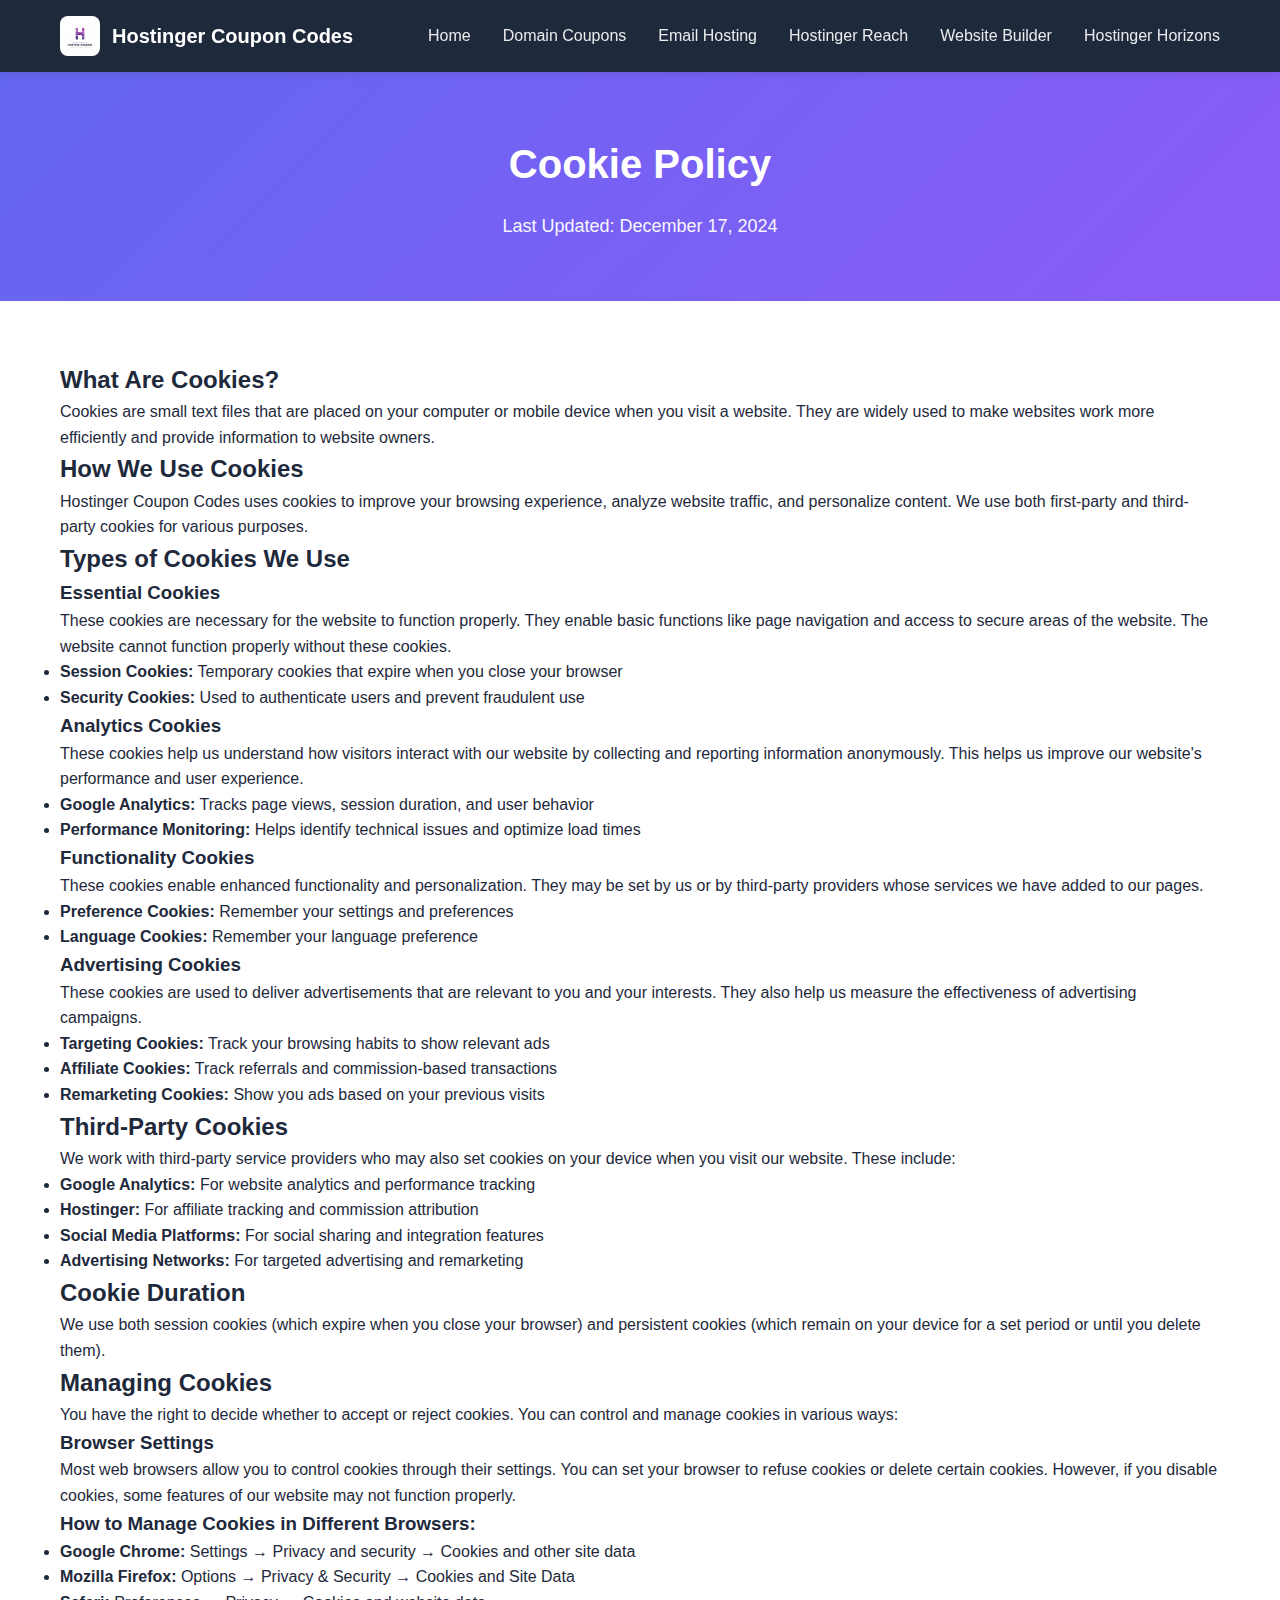
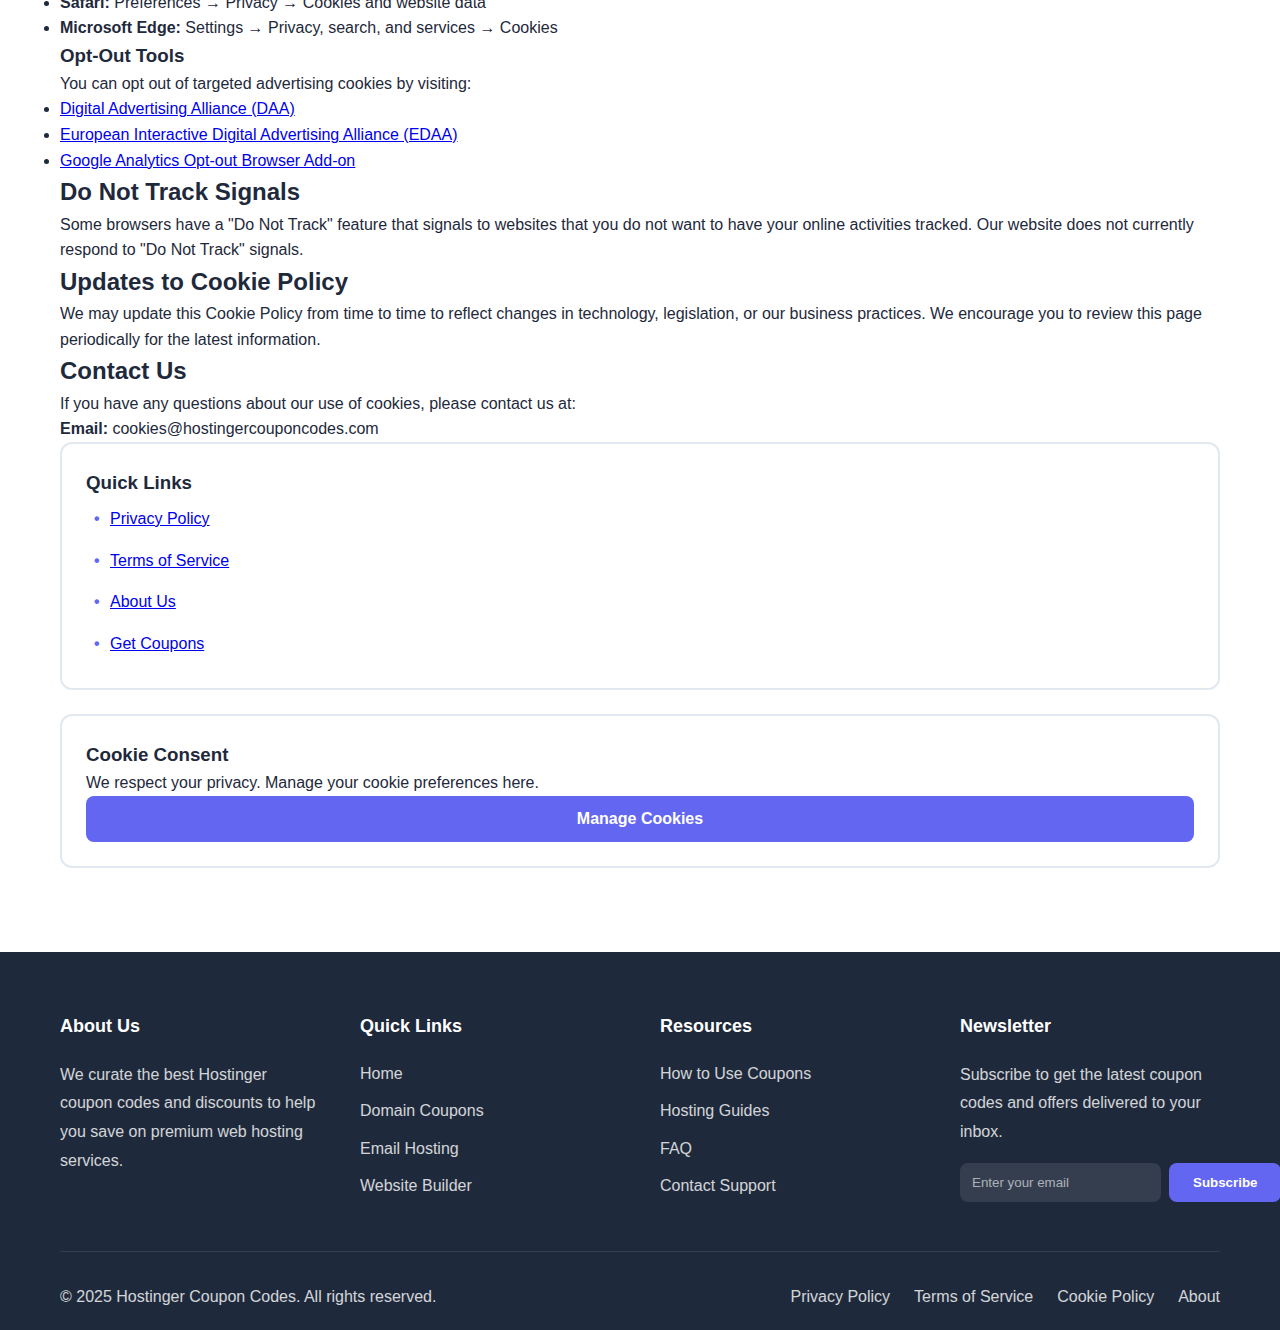
<file: cookie-policy.html>
<!DOCTYPE html>
<html lang="en">
<head>
    <meta charset="UTF-8">
    <meta name="viewport" content="width=device-width, initial-scale=1.0">
    <title>Cookie Policy - Hostinger Coupon Codes</title>
    <meta name="description" content="Learn about how Hostinger Coupon Codes uses cookies and similar tracking technologies on our website.">
    <meta name="keywords" content="cookie policy, cookies, tracking, hostinger coupon cookies">
    <meta name="robots" content="index, follow">
    
    <meta property="og:type" content="website">
    <meta property="og:title" content="Cookie Policy - Hostinger Coupon Codes">
    <meta property="og:description" content="Information about cookies and tracking technologies used on our website.">
    
    <link rel="icon" type="image/png" sizes="32x32" href="favicon.jpg">
    <link rel="stylesheet" href="styles.css">
    
    <script type="application/ld+json">
    {
      "@context": "https://schema.org",
      "@type": "WebPage",
      "name": "Cookie Policy",
      "description": "Cookie Policy for Hostinger Coupon Codes website",
      "url": "https://hostingercouponcodes.github.io/cookie-policy.html"
    }
    </script>
</head>
<body>
    <header class="header">
        <nav class="nav-container">
            <div class="logo">
                <img src="images/logo.jpg" alt="Hostinger Coupon Codes Logo">
                <span>Hostinger Coupon Codes</span>
            </div>
            <button class="mobile-menu-toggle" aria-label="Toggle menu">
                <span></span>
                <span></span>
                <span></span>
            </button>
            <ul class="nav-menu">
                <li><a href="index.html">Home</a></li>
                <li><a href="domain-coupon.html">Domain Coupons</a></li>
                <li><a href="hostinger-emails.html">Email Hosting</a></li>
                <li><a href="hostinger-reach.html">Hostinger Reach</a></li>
                <li><a href="website-builder.html">Website Builder</a></li>
                <li><a href="hostinger-horizons.html">Hostinger Horizons</a></li>
            </ul>
        </nav>
    </header>

    <section class="page-hero">
        <div class="container">
            <h1>Cookie Policy</h1>
            <p>Last Updated: December 17, 2024</p>
        </div>
    </section>

    <section class="content-section">
        <div class="container">
            <div class="content-wrapper">
                <article class="legal-content">
                    <h2>What Are Cookies?</h2>
                    <p>Cookies are small text files that are placed on your computer or mobile device when you visit a website. They are widely used to make websites work more efficiently and provide information to website owners.</p>

                    <h2>How We Use Cookies</h2>
                    <p>Hostinger Coupon Codes uses cookies to improve your browsing experience, analyze website traffic, and personalize content. We use both first-party and third-party cookies for various purposes.</p>

                    <h2>Types of Cookies We Use</h2>
                    
                    <h3>Essential Cookies</h3>
                    <p>These cookies are necessary for the website to function properly. They enable basic functions like page navigation and access to secure areas of the website. The website cannot function properly without these cookies.</p>
                    <ul>
                        <li><strong>Session Cookies:</strong> Temporary cookies that expire when you close your browser</li>
                        <li><strong>Security Cookies:</strong> Used to authenticate users and prevent fraudulent use</li>
                    </ul>

                    <h3>Analytics Cookies</h3>
                    <p>These cookies help us understand how visitors interact with our website by collecting and reporting information anonymously. This helps us improve our website's performance and user experience.</p>
                    <ul>
                        <li><strong>Google Analytics:</strong> Tracks page views, session duration, and user behavior</li>
                        <li><strong>Performance Monitoring:</strong> Helps identify technical issues and optimize load times</li>
                    </ul>

                    <h3>Functionality Cookies</h3>
                    <p>These cookies enable enhanced functionality and personalization. They may be set by us or by third-party providers whose services we have added to our pages.</p>
                    <ul>
                        <li><strong>Preference Cookies:</strong> Remember your settings and preferences</li>
                        <li><strong>Language Cookies:</strong> Remember your language preference</li>
                    </ul>

                    <h3>Advertising Cookies</h3>
                    <p>These cookies are used to deliver advertisements that are relevant to you and your interests. They also help us measure the effectiveness of advertising campaigns.</p>
                    <ul>
                        <li><strong>Targeting Cookies:</strong> Track your browsing habits to show relevant ads</li>
                        <li><strong>Affiliate Cookies:</strong> Track referrals and commission-based transactions</li>
                        <li><strong>Remarketing Cookies:</strong> Show you ads based on your previous visits</li>
                    </ul>

                    <h2>Third-Party Cookies</h2>
                    <p>We work with third-party service providers who may also set cookies on your device when you visit our website. These include:</p>
                    <ul>
                        <li><strong>Google Analytics:</strong> For website analytics and performance tracking</li>
                        <li><strong>Hostinger:</strong> For affiliate tracking and commission attribution</li>
                        <li><strong>Social Media Platforms:</strong> For social sharing and integration features</li>
                        <li><strong>Advertising Networks:</strong> For targeted advertising and remarketing</li>
                    </ul>

                    <h2>Cookie Duration</h2>
                    <p>We use both session cookies (which expire when you close your browser) and persistent cookies (which remain on your device for a set period or until you delete them).</p>

                    <h2>Managing Cookies</h2>
                    <p>You have the right to decide whether to accept or reject cookies. You can control and manage cookies in various ways:</p>
                    
                    <h3>Browser Settings</h3>
                    <p>Most web browsers allow you to control cookies through their settings. You can set your browser to refuse cookies or delete certain cookies. However, if you disable cookies, some features of our website may not function properly.</p>
                    
                    <h3>How to Manage Cookies in Different Browsers:</h3>
                    <ul>
                        <li><strong>Google Chrome:</strong> Settings → Privacy and security → Cookies and other site data</li>
                        <li><strong>Mozilla Firefox:</strong> Options → Privacy & Security → Cookies and Site Data</li>
                        <li><strong>Safari:</strong> Preferences → Privacy → Cookies and website data</li>
                        <li><strong>Microsoft Edge:</strong> Settings → Privacy, search, and services → Cookies</li>
                    </ul>

                    <h3>Opt-Out Tools</h3>
                    <p>You can opt out of targeted advertising cookies by visiting:</p>
                    <ul>
                        <li><a href="http://www.aboutads.info/choices/" target="_blank" rel="noopener">Digital Advertising Alliance (DAA)</a></li>
                        <li><a href="http://www.youronlinechoices.com/" target="_blank" rel="noopener">European Interactive Digital Advertising Alliance (EDAA)</a></li>
                        <li><a href="https://tools.google.com/dlpage/gaoptout" target="_blank" rel="noopener">Google Analytics Opt-out Browser Add-on</a></li>
                    </ul>

                    <h2>Do Not Track Signals</h2>
                    <p>Some browsers have a "Do Not Track" feature that signals to websites that you do not want to have your online activities tracked. Our website does not currently respond to "Do Not Track" signals.</p>

                    <h2>Updates to Cookie Policy</h2>
                    <p>We may update this Cookie Policy from time to time to reflect changes in technology, legislation, or our business practices. We encourage you to review this page periodically for the latest information.</p>

                    <h2>Contact Us</h2>
                    <p>If you have any questions about our use of cookies, please contact us at:</p>
                    <p><strong>Email:</strong> cookies@hostingercouponcodes.com</p>
                </article>

                <aside class="sidebar">
                    <div class="sidebar-widget">
                        <h3>Quick Links</h3>
                        <ul class="sidebar-links">
                            <li><a href="privacy-policy.html">Privacy Policy</a></li>
                            <li><a href="terms-of-service.html">Terms of Service</a></li>
                            <li><a href="about.html">About Us</a></li>
                            <li><a href="index.html#coupons">Get Coupons</a></li>
                        </ul>
                    </div>
                    
                    <div class="sidebar-widget">
                        <h3>Cookie Consent</h3>
                        <p>We respect your privacy. Manage your cookie preferences here.</p>
                        <button class="btn btn-primary btn-block" onclick="alert('Cookie preferences will be implemented based on your consent management solution')">Manage Cookies</button>
                    </div>
                </aside>
            </div>
        </div>
    </section>

    <!-- Footer -->
    <footer class="footer">
        <div class="container">
            <div class="footer-grid">
                <!-- Column 1 -->
                <div class="footer-col">
                    <h4>About Us</h4>
                    <p>We curate the best Hostinger coupon codes and discounts to help you save on premium web hosting services.</p>                    
                </div>

                <!-- Column 2 -->
                <div class="footer-col">
                    <h4>Quick Links</h4>
                    <ul>
                        <li><a href="index.html">Home</a></li>
                        <li><a href="domain-coupon.html">Domain Coupons</a></li>
                        <li><a href="hostinger-emails.html">Email Hosting</a></li>
                        <li><a href="website-builder.html">Website Builder</a></li>
                    </ul>
                </div>

                <!-- Column 3 -->
                <div class="footer-col">
                    <h4>Resources</h4>
                    <ul>
                        <li><a href="#">How to Use Coupons</a></li>
                        <li><a href="#">Hosting Guides</a></li>
                        <li><a href="#">FAQ</a></li>
                        <li><a href="#">Contact Support</a></li>
                    </ul>
                </div>

                <!-- Column 4 -->
                <div class="footer-col">
                    <h4>Newsletter</h4>
                    <p>Subscribe to get the latest coupon codes and offers delivered to your inbox.</p>
                    <form class="newsletter-form" onsubmit="return subscribeNewsletter(event)">
                        <input type="email" placeholder="Enter your email" required>
                        <button type="submit">Subscribe</button>
                    </form>
                </div>
            </div>

            <div class="footer-bottom">
                <p>&copy; 2025 Hostinger Coupon Codes. All rights reserved.</p>
                <div class="footer-links">
                    <a href="/privacy-policy">Privacy Policy</a>
                    <a href="/terms-of-service">Terms of Service</a>
                    <a href="/cookie-policy">Cookie Policy</a>
                    <a href="/about">About</a>
                </div>
            </div>
        </div>
    </footer>

    <div id="toast" class="toast"></div>
    <script src="script.js"></script>
</body>
</html>
</file>
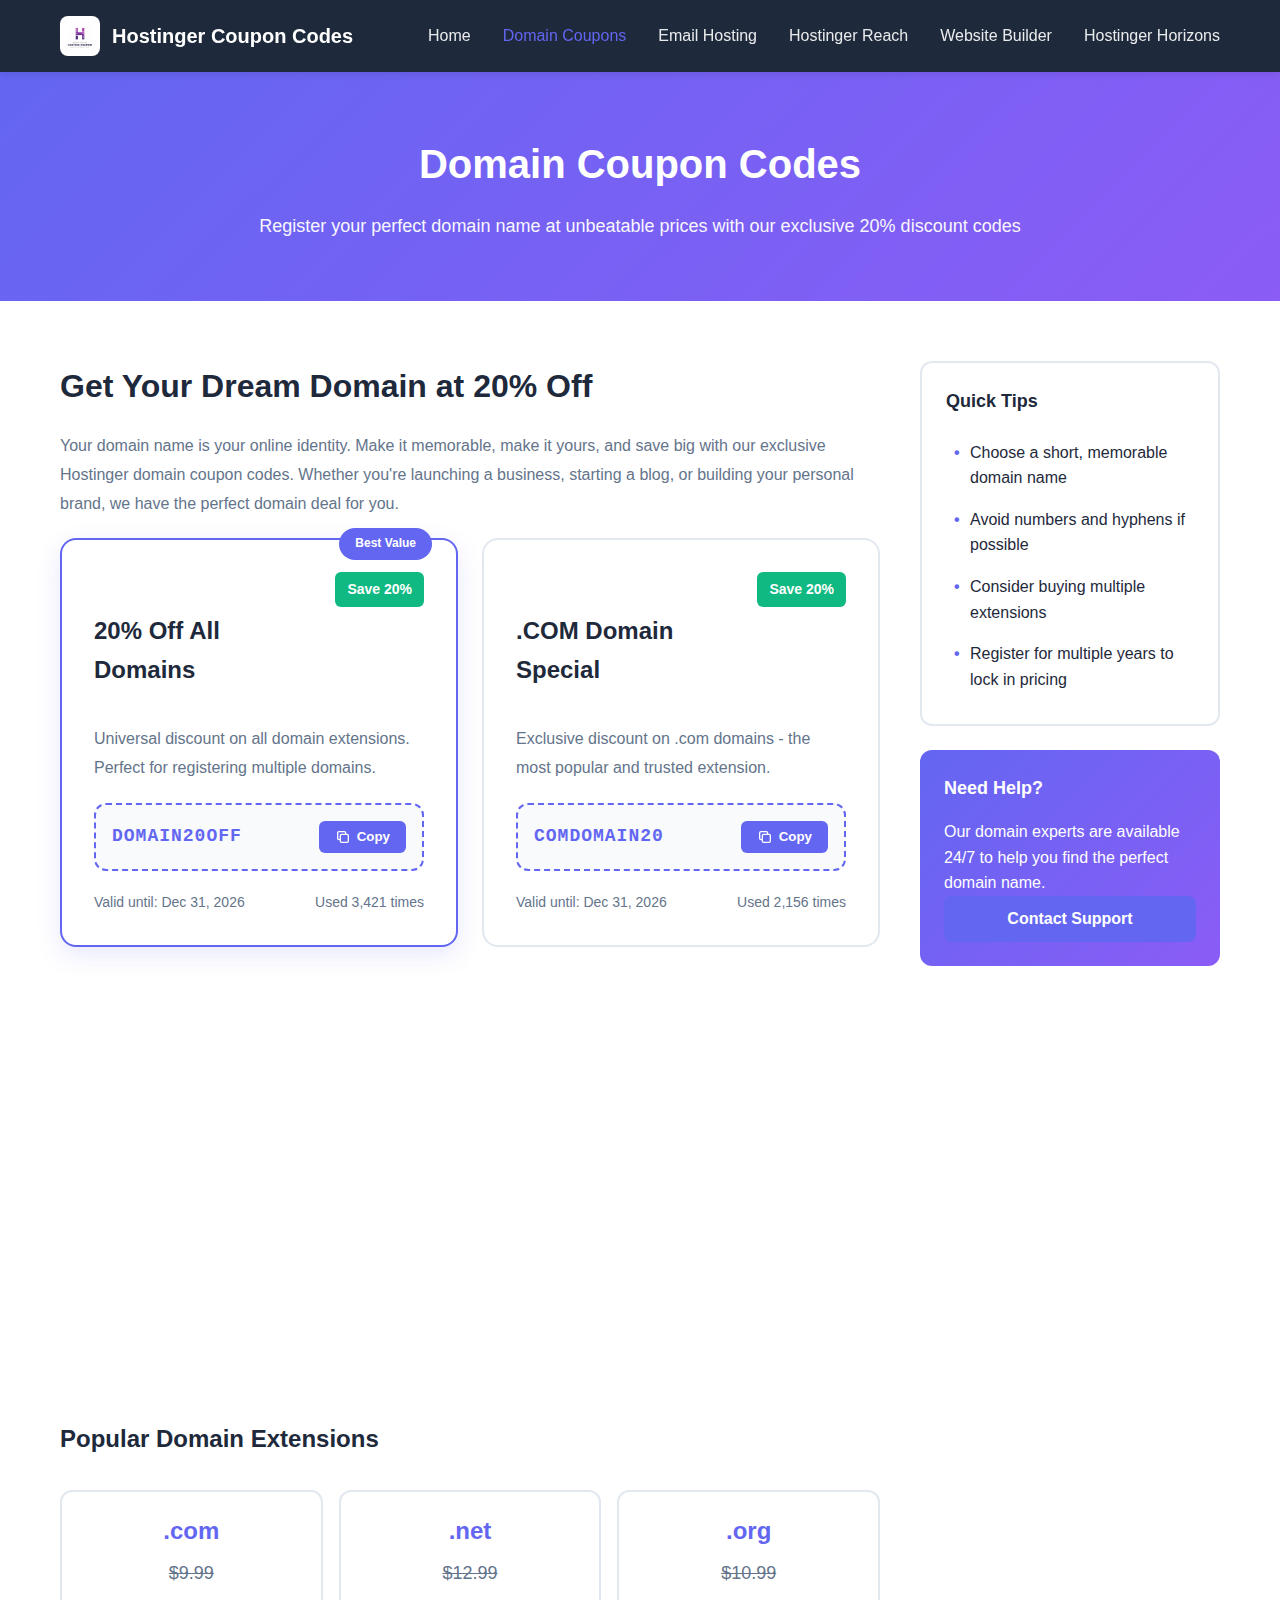
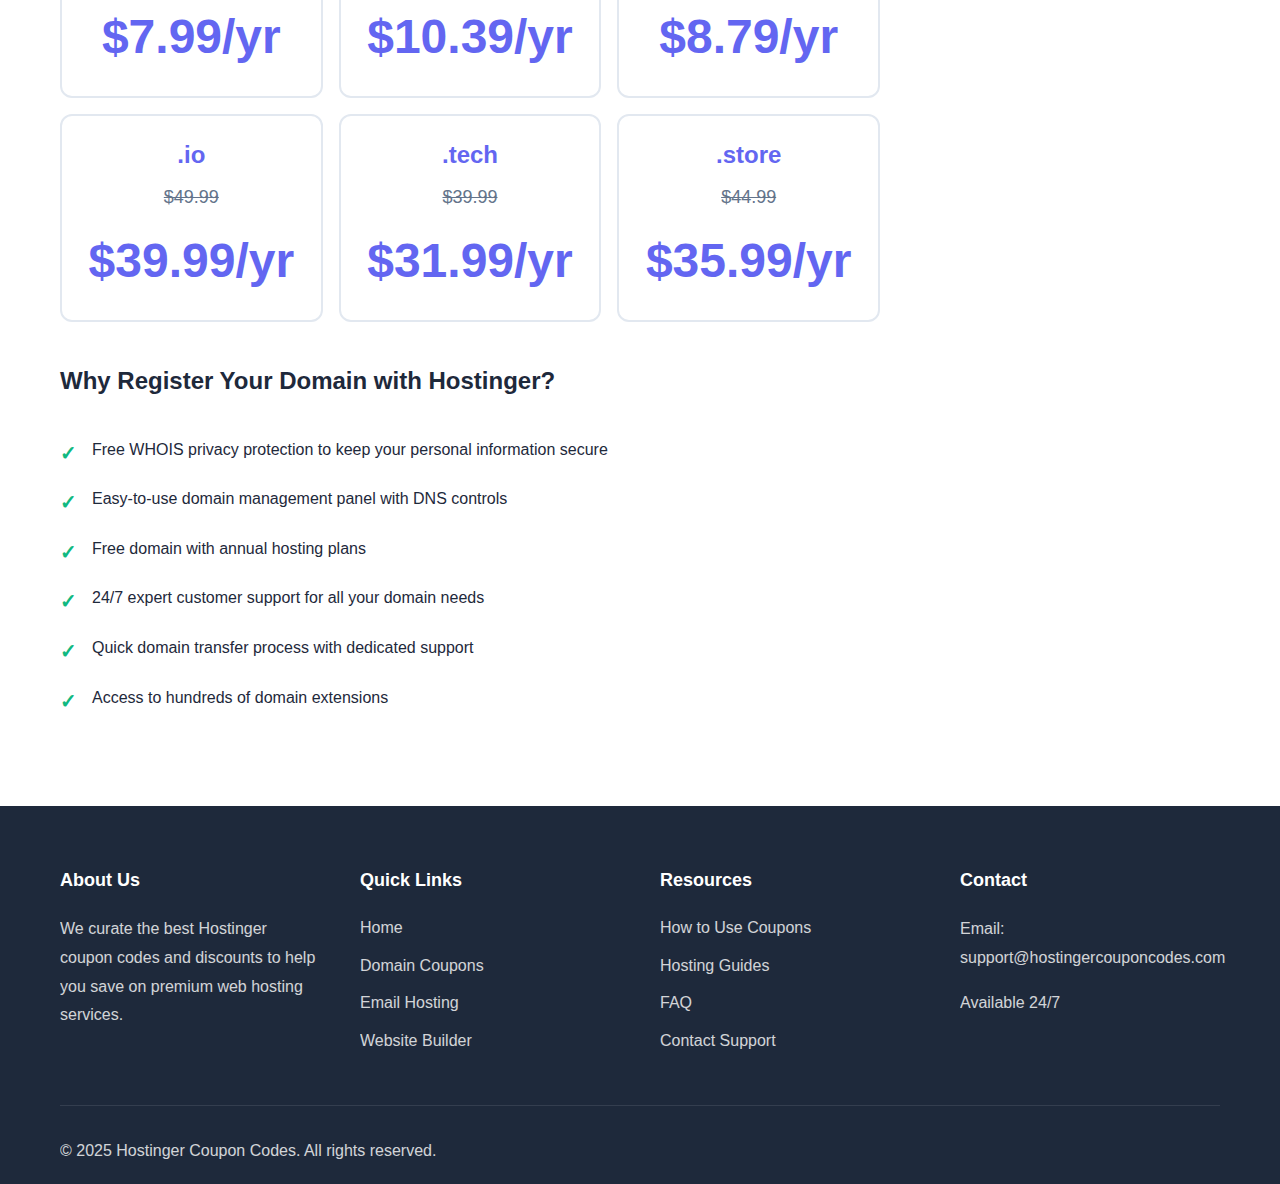
<file: domain-coupon.html>
<!DOCTYPE html>
<html lang="en">
<head>
    <meta charset="UTF-8">
    <meta name="viewport" content="width=device-width, initial-scale=1.0">
    <title>Domain Coupon Codes - Save 20% on Domain Registration | Hostinger</title>
    <meta name="description" content="Get exclusive domain coupon codes for Hostinger. Save 20% on domain registration including .com, .net, .org and more. Limited time offers!">
    <meta name="keywords" content="domain coupon, domain discount, cheap domain, domain registration coupon, hostinger domain">
    <meta name="robots" content="index, follow">
    
    <link rel="icon" type="image/png" sizes="32x32" href="favicon.jpg">
    <link rel="stylesheet" href="styles.css">
    
    <script type="application/ld+json">
    {
      "@context": "https://schema.org",
      "@type": "Product",
      "name": "Hostinger Domain Registration",
      "description": "Register your perfect domain name with free WHOIS privacy protection and easy DNS management. Save 20% with exclusive coupon codes.",
     "image": "/images/domain.png",
      "brand": {
        "@type": "Brand",
        "name": "Hostinger"
      },
      "offers": {
        "@type": "Offer",
        "url": "https://hostingercouponcodes.github.io/domain-coupon.html",
        "priceCurrency": "USD",
        "price": "7.99",
        "priceValidUntil": "2026-12-31",
        "availability": "https://schema.org/InStock",
        "seller": {
          "@type": "Organization",
          "name": "Hostinger"
        }
      }
    }
    </script>
</head>
<body>
    <header class="header">
        <nav class="nav-container">
            <div class="logo">
                <img src="images/logo.jpg" alt="Hostinger Coupon Codes Logo">
                <span>Hostinger Coupon Codes</span>
            </div>
            <button class="mobile-menu-toggle" aria-label="Toggle menu">
                <span></span>
                <span></span>
                <span></span>
            </button>
            <ul class="nav-menu">
                <li><a href="index.html">Home</a></li>
                <li><a href="domain-coupon.html" class="active">Domain Coupons</a></li>
                <li><a href="hostinger-emails.html">Email Hosting</a></li>
                <li><a href="hostinger-reach.html">Hostinger Reach</a></li>
                <li><a href="website-builder.html">Website Builder</a></li>
                <li><a href="hostinger-horizons.html">Hostinger Horizons</a></li>
            </ul>
        </nav>
    </header>

    <section class="page-hero">
        <div class="container">
            <h1>Domain Coupon Codes</h1>
            <p>Register your perfect domain name at unbeatable prices with our exclusive 20% discount codes</p>
        </div>
    </section>

    <section class="content-section">
        <div class="container">
            <div class="content-layout">
                <div class="main-content">
                    <h2>Get Your Dream Domain at 20% Off</h2>
                    <p>Your domain name is your online identity. Make it memorable, make it yours, and save big with our exclusive Hostinger domain coupon codes. Whether you're launching a business, starting a blog, or building your personal brand, we have the perfect domain deal for you.</p>

                    <div class="coupons-grid">
                        <div class="coupon-card featured">
                            <div class="coupon-badge">Best Value</div>
                            <div class="coupon-header">
                                <h3>20% Off All Domains</h3>
                                <div class="discount-badge">Save 20%</div>
                            </div>
                            <p class="coupon-description">Universal discount on all domain extensions. Perfect for registering multiple domains.</p>
                            <div class="coupon-code-wrapper">
                                <div class="coupon-code">
                                    <span class="code-text">DOMAIN20OFF</span>
                                    <button class="copy-btn" onclick="copyCoupon(this, 'DOMAIN20OFF')">
                                        <svg width="16" height="16" fill="none" stroke="currentColor" viewBox="0 0 24 24">
                                            <path stroke-linecap="round" stroke-linejoin="round" stroke-width="2" d="M8 16H6a2 2 0 01-2-2V6a2 2 0 012-2h8a2 2 0 012 2v2m-6 12h8a2 2 0 002-2v-8a2 2 0 00-2-2h-8a2 2 0 00-2 2v8a2 2 0 002 2z"></path>
                                        </svg>
                                        Copy
                                    </button>
                                </div>
                            </div>
                            <div class="coupon-meta">
                                <span class="expiry">Valid until: Dec 31, 2026</span>
                                <span class="used-count">Used 3,421 times</span>
                            </div>
                        </div>

                        <div class="coupon-card">
                            <div class="coupon-header">
                                <h3>.COM Domain Special</h3>
                                <div class="discount-badge">Save 20%</div>
                            </div>
                            <p class="coupon-description">Exclusive discount on .com domains - the most popular and trusted extension.</p>
                            <div class="coupon-code-wrapper">
                                <div class="coupon-code">
                                    <span class="code-text">COMDOMAIN20</span>
                                    <button class="copy-btn" onclick="copyCoupon(this, 'COMDOMAIN20')">
                                        <svg width="16" height="16" fill="none" stroke="currentColor" viewBox="0 0 24 24">
                                            <path stroke-linecap="round" stroke-linejoin="round" stroke-width="2" d="M8 16H6a2 2 0 01-2-2V6a2 2 0 012-2h8a2 2 0 012 2v2m-6 12h8a2 2 0 002-2v-8a2 2 0 00-2-2h-8a2 2 0 00-2 2v8a2 2 0 002 2z"></path>
                                        </svg>
                                        Copy
                                    </button>
                                </div>
                            </div>
                            <div class="coupon-meta">
                                <span class="expiry">Valid until: Dec 31, 2026</span>
                                <span class="used-count">Used 2,156 times</span>
                            </div>
                        </div>

                        <div class="coupon-card">
                            <div class="coupon-header">
                                <h3>Domain Transfer Deal</h3>
                                <div class="discount-badge">Save 20%</div>
                            </div>
                            <p class="coupon-description">Transfer your existing domain to Hostinger and save 20% on transfer fees.</p>
                            <div class="coupon-code-wrapper">
                                <div class="coupon-code">
                                    <span class="code-text">TRANSFER20</span>
                                    <button class="copy-btn" onclick="copyCoupon(this, 'TRANSFER20')">
                                        <svg width="16" height="16" fill="none" stroke="currentColor" viewBox="0 0 24 24">
                                            <path stroke-linecap="round" stroke-linejoin="round" stroke-width="2" d="M8 16H6a2 2 0 01-2-2V6a2 2 0 012-2h8a2 2 0 012 2v2m-6 12h8a2 2 0 002-2v-8a2 2 0 00-2-2h-8a2 2 0 00-2 2v8a2 2 0 002 2z"></path>
                                        </svg>
                                        Copy
                                    </button>
                                </div>
                            </div>
                            <div class="coupon-meta">
                                <span class="expiry">Valid until: Dec 31, 2026</span>
                                <span class="used-count">Used 1,687 times</span>
                            </div>
                        </div>
                    </div>

                    <h3>Popular Domain Extensions</h3>
                    <div class="domain-extensions">
                        <div class="extension-card">
                            <div class="extension-name">.com</div>
                            <div class="extension-price">
                                <span class="price-strike">$9.99</span>
                                <span class="price-main">$7.99/yr</span>
                            </div>
                        </div>
                        <div class="extension-card">
                            <div class="extension-name">.net</div>
                            <div class="extension-price">
                                <span class="price-strike">$12.99</span>
                                <span class="price-main">$10.39/yr</span>
                            </div>
                        </div>
                        <div class="extension-card">
                            <div class="extension-name">.org</div>
                            <div class="extension-price">
                                <span class="price-strike">$10.99</span>
                                <span class="price-main">$8.79/yr</span>
                            </div>
                        </div>
                        <div class="extension-card">
                            <div class="extension-name">.io</div>
                            <div class="extension-price">
                                <span class="price-strike">$49.99</span>
                                <span class="price-main">$39.99/yr</span>
                            </div>
                        </div>
                        <div class="extension-card">
                            <div class="extension-name">.tech</div>
                            <div class="extension-price">
                                <span class="price-strike">$39.99</span>
                                <span class="price-main">$31.99/yr</span>
                            </div>
                        </div>
                        <div class="extension-card">
                            <div class="extension-name">.store</div>
                            <div class="extension-price">
                                <span class="price-strike">$44.99</span>
                                <span class="price-main">$35.99/yr</span>
                            </div>
                        </div>
                    </div>

                    <h3>Why Register Your Domain with Hostinger?</h3>
                    <ul class="feature-list">
                        <li>Free WHOIS privacy protection to keep your personal information secure</li>
                        <li>Easy-to-use domain management panel with DNS controls</li>
                        <li>Free domain with annual hosting plans</li>
                        <li>24/7 expert customer support for all your domain needs</li>
                        <li>Quick domain transfer process with dedicated support</li>
                        <li>Access to hundreds of domain extensions</li>
                    </ul>
                </div>

                <aside class="sidebar">
                    <div class="sidebar-widget">
                        <h4>Quick Tips</h4>
                        <ul>
                            <li>Choose a short, memorable domain name</li>
                            <li>Avoid numbers and hyphens if possible</li>
                            <li>Consider buying multiple extensions</li>
                            <li>Register for multiple years to lock in pricing</li>
                        </ul>
                    </div>

                    <div class="sidebar-widget cta-widget">
                        <h4>Need Help?</h4>
                        <p>Our domain experts are available 24/7 to help you find the perfect domain name.</p>
                        <button class="btn btn-primary btn-block">Contact Support</button>
                    </div>
                </aside>
            </div>
        </div>
    </section>

    <footer class="footer">
        <div class="container">
            <div class="footer-grid">
                <div class="footer-col">
                    <h4>About Us</h4>
                    <p>We curate the best Hostinger coupon codes and discounts to help you save on premium web hosting services.</p>
                </div>
                <div class="footer-col">
                    <h4>Quick Links</h4>
                    <ul>
                        <li><a href="index.html">Home</a></li>
                        <li><a href="domain-coupon.html">Domain Coupons</a></li>
                        <li><a href="hostinger-emails.html">Email Hosting</a></li>
                        <li><a href="website-builder.html">Website Builder</a></li>
                    </ul>
                </div>
                <div class="footer-col">
                    <h4>Resources</h4>
                    <ul>
                        <li><a href="#">How to Use Coupons</a></li>
                        <li><a href="#">Hosting Guides</a></li>
                        <li><a href="#">FAQ</a></li>
                        <li><a href="#">Contact Support</a></li>
                    </ul>
                </div>
                <div class="footer-col">
                    <h4>Contact</h4>
                    <p>Email: support@hostingercouponcodes.com</p>
                    <p>Available 24/7</p>
                </div>
            </div>
            <div class="footer-bottom">
                <p>&copy; 2025 Hostinger Coupon Codes. All rights reserved.</p>
            </div>
        </div>
    </footer>

    <div id="toast" class="toast"></div>
    <script src="script.js"></script>
</body>
</html>
</file>
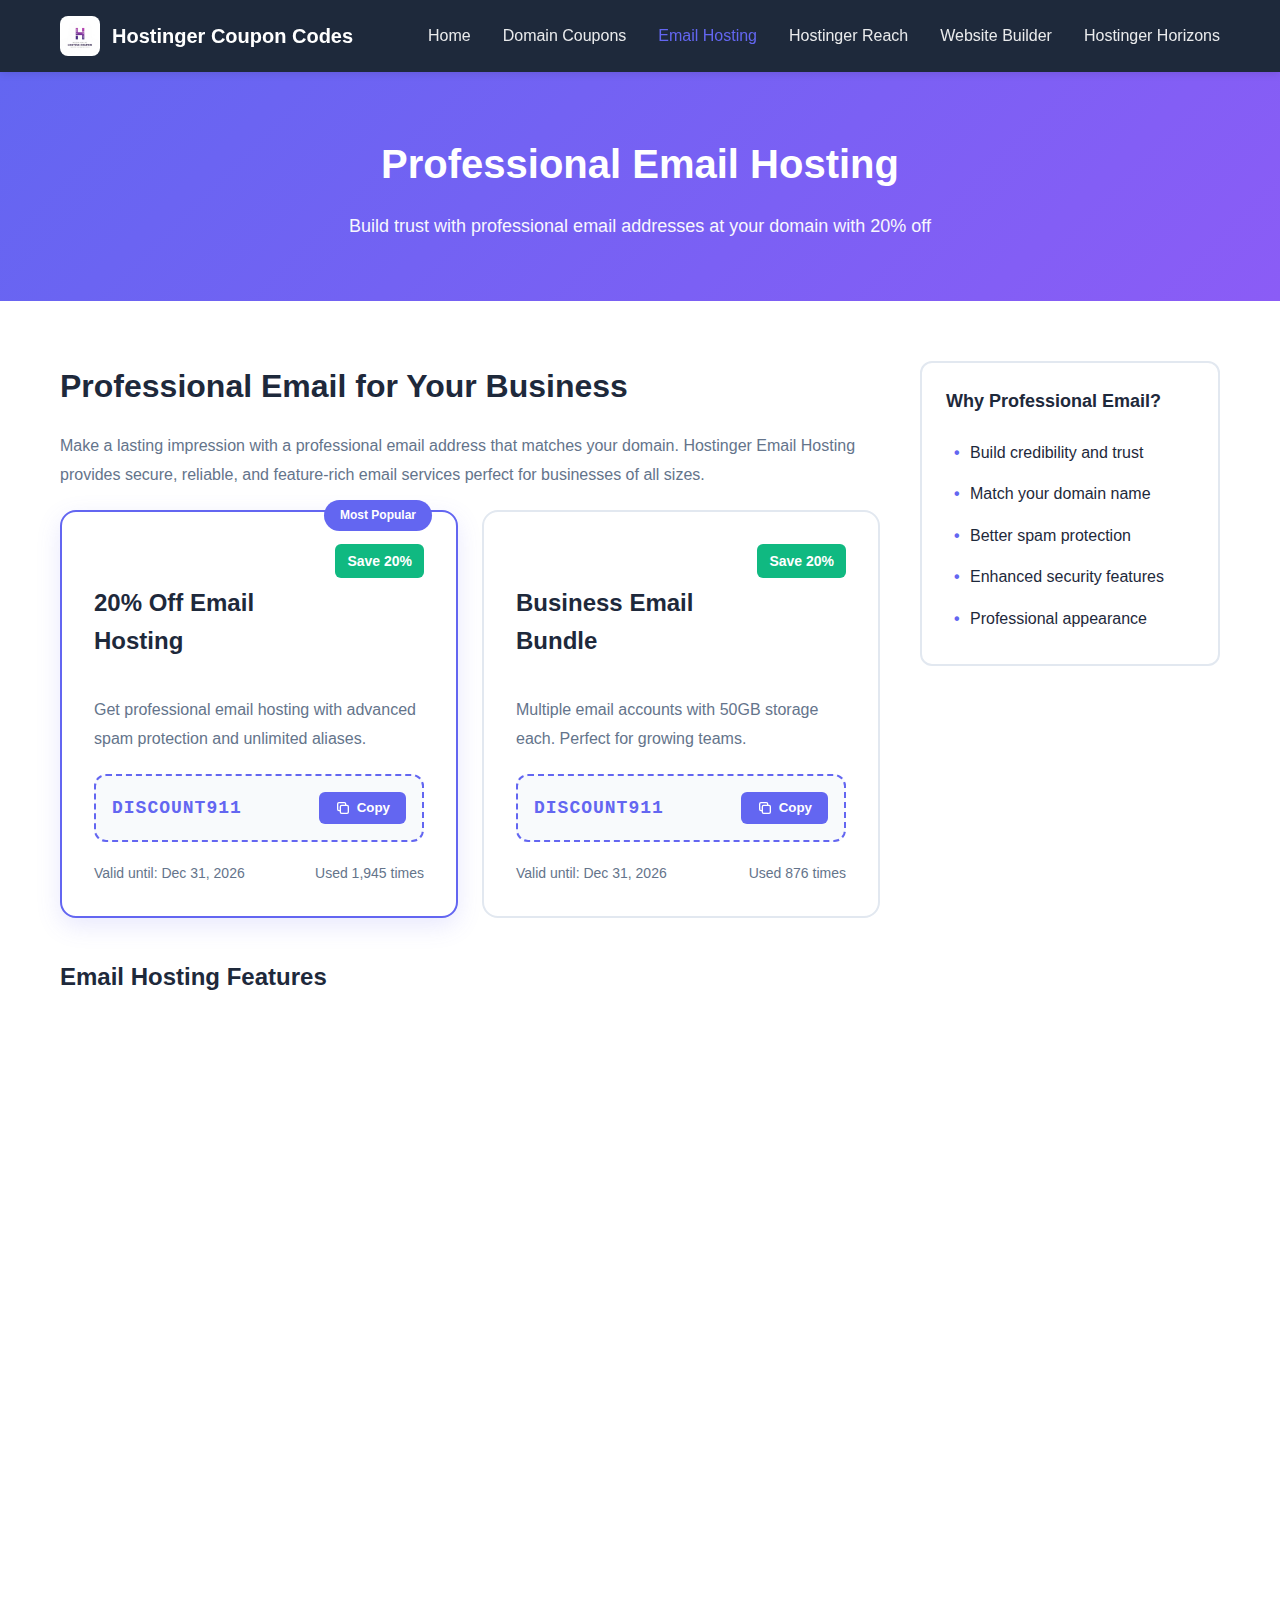
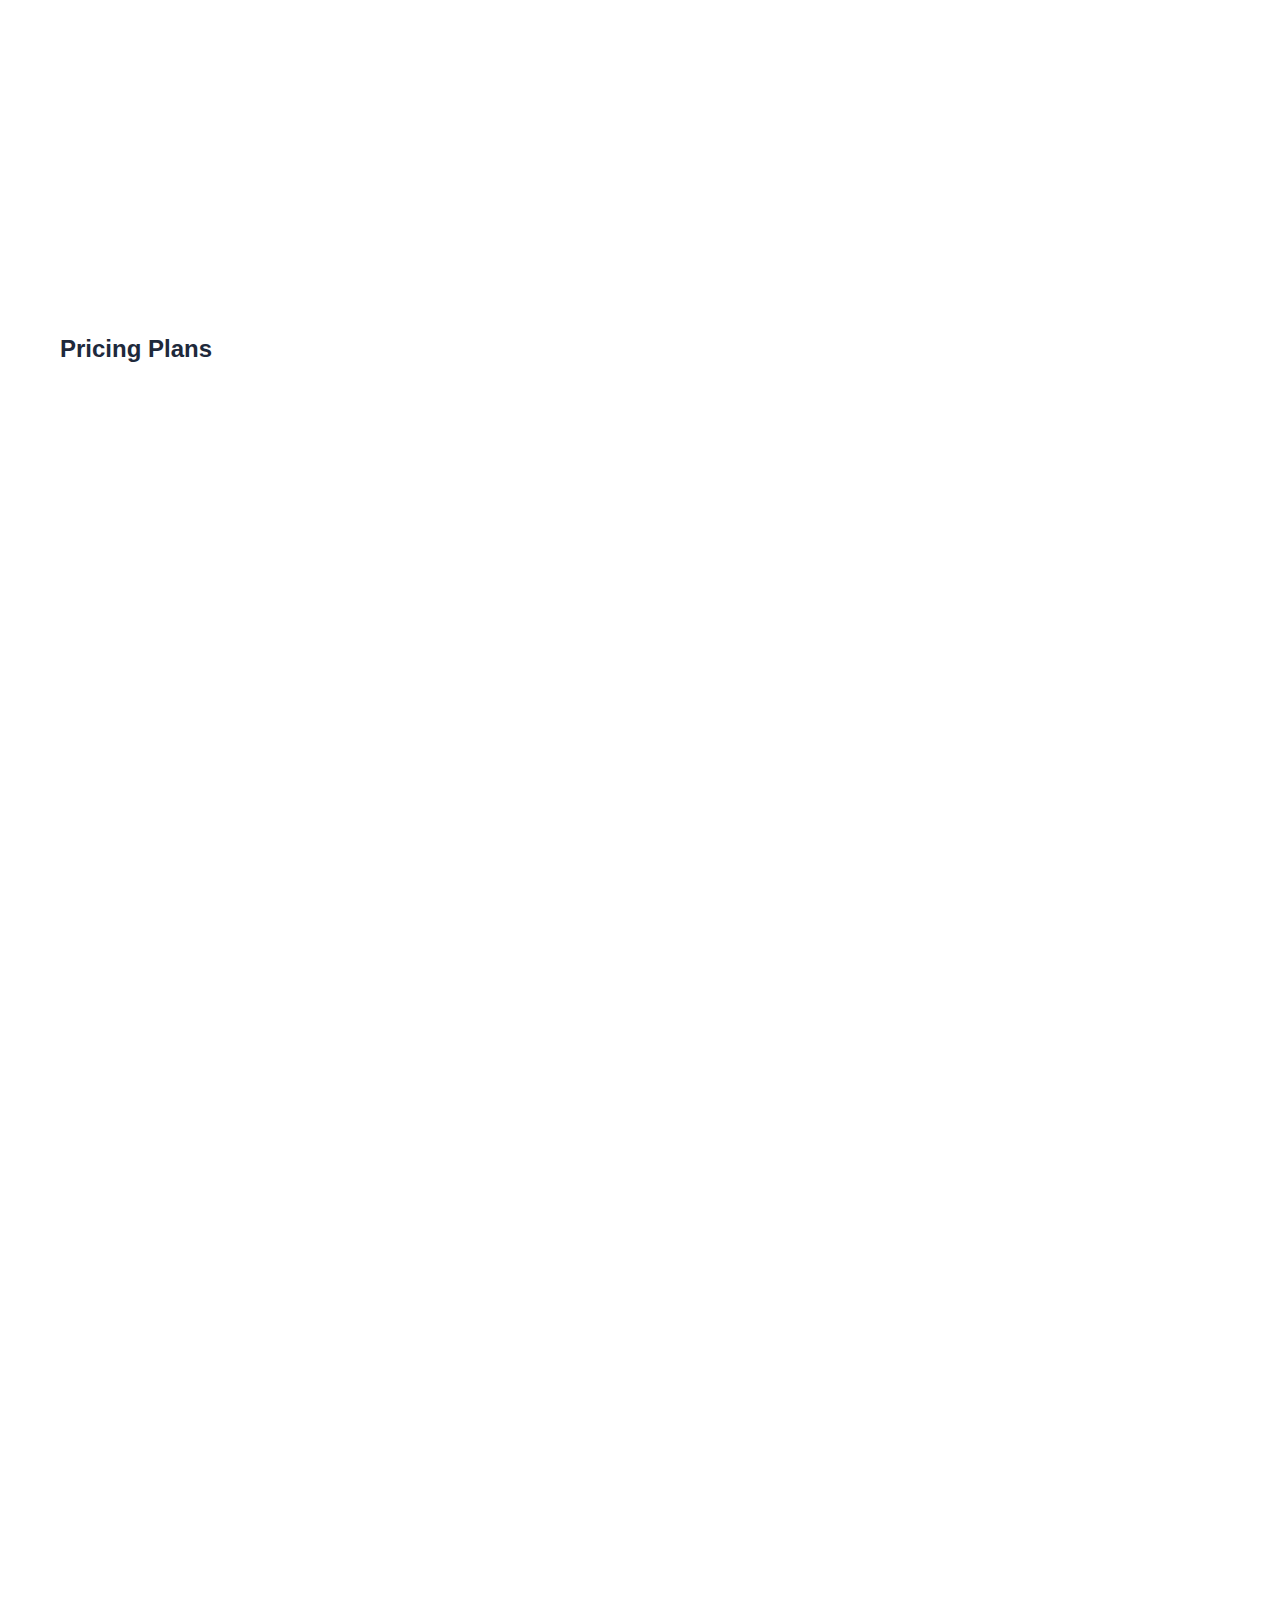
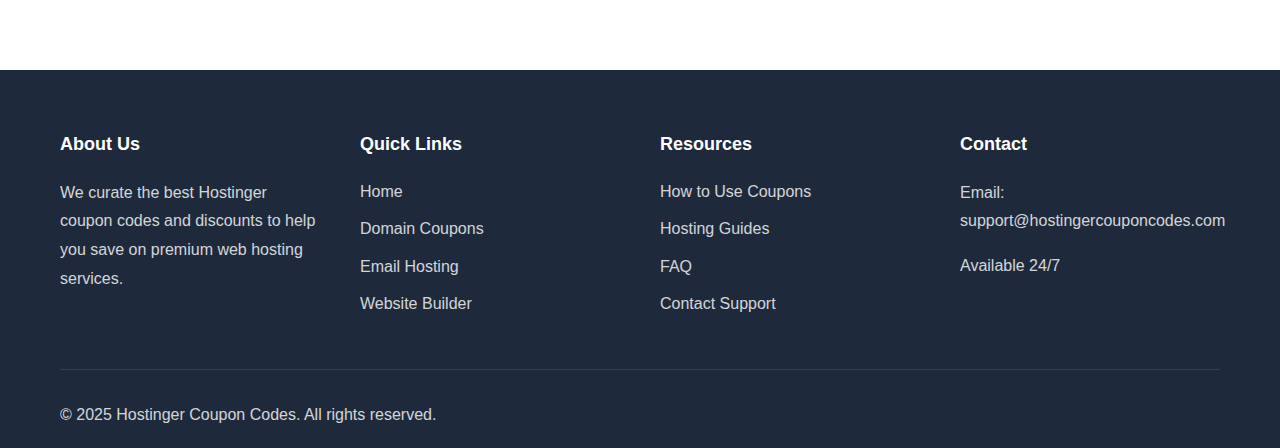
<file: hostinger-emails.html>
<!DOCTYPE html>
<html lang="en">
<head>
    <meta charset="UTF-8">
    <meta name="viewport" content="width=device-width, initial-scale=1.0">
    <title>Hostinger Email Hosting Coupons - Save 20% on Professional Email</title>
    <meta name="description" content="Get 20% off Hostinger email hosting with our exclusive coupon codes. Professional business email with spam protection and 24/7 support.">
    <meta name="keywords" content="email hosting coupon, business email, professional email, hostinger email, email discount">
    <meta name="robots" content="index, follow">
    
    <link rel="icon" type="image/png" sizes="32x32" href="favicon.jpg">
    <link rel="stylesheet" href="styles.css">
    
    <script type="application/ld+json">
    {
      "@context": "https://schema.org",
      "@type": "Product",
      "name": "Hostinger Email Hosting",
      "description": "Professional email hosting with custom domain, advanced spam protection, 50GB storage, and mobile sync. Perfect for businesses of all sizes.",
      "image": "/images/emails.png",
      "brand": {
        "@type": "Brand",
        "name": "Hostinger"
      },
      "offers": {
        "@type": "Offer",
        "url": "https://hostingercouponcodes.github.io/hostinger-emails.html",
        "priceCurrency": "USD",
        "price": "0.79",
        "priceValidUntil": "2026-12-31",
        "availability": "https://schema.org/InStock",
        "seller": {
          "@type": "Organization",
          "name": "Hostinger"
        }
      }
    }
    </script>
</head>
<body>
    <header class="header">
        <nav class="nav-container">
            <div class="logo">
                <img src="images/logo.jpg" alt="Hostinger Coupon Codes Logo">
                <span>Hostinger Coupon Codes</span>
            </div>
            <button class="mobile-menu-toggle" aria-label="Toggle menu">
                <span></span>
                <span></span>
                <span></span>
            </button>
            <ul class="nav-menu">
                <li><a href="index.html">Home</a></li>
                <li><a href="domain-coupon.html">Domain Coupons</a></li>
                <li><a href="hostinger-emails.html" class="active">Email Hosting</a></li>
                <li><a href="hostinger-reach.html">Hostinger Reach</a></li>
                <li><a href="website-builder.html">Website Builder</a></li>
                <li><a href="hostinger-horizons.html">Hostinger Horizons</a></li>
            </ul>
        </nav>
    </header>

    <section class="page-hero">
        <div class="container">
            <h1>Professional Email Hosting</h1>
            <p>Build trust with professional email addresses at your domain with 20% off</p>
        </div>
    </section>

    <section class="content-section">
        <div class="container">
            <div class="content-layout">
                <div class="main-content">
                    <h2>Professional Email for Your Business</h2>
                    <p>Make a lasting impression with a professional email address that matches your domain. Hostinger Email Hosting provides secure, reliable, and feature-rich email services perfect for businesses of all sizes.</p>

                    <div class="coupons-grid">
                        <div class="coupon-card featured">
                            <div class="coupon-badge">Most Popular</div>
                            <div class="coupon-header">
                                <h3>20% Off Email Hosting</h3>
                                <div class="discount-badge">Save 20%</div>
                            </div>
                            <p class="coupon-description">Get professional email hosting with advanced spam protection and unlimited aliases.</p>
                            <div class="coupon-code-wrapper">
                                <div class="coupon-code">
                                    <span class="code-text">DISCOUNT911</span>
                                    <button class="copy-btn" onclick="copyCoupon(this, 'DISCOUNT911')">
                                        <svg width="16" height="16" fill="none" stroke="currentColor" viewBox="0 0 24 24">
                                            <path stroke-linecap="round" stroke-linejoin="round" stroke-width="2" d="M8 16H6a2 2 0 01-2-2V6a2 2 0 012-2h8a2 2 0 012 2v2m-6 12h8a2 2 0 002-2v-8a2 2 0 00-2-2h-8a2 2 0 00-2 2v8a2 2 0 002 2z"></path>
                                        </svg>
                                        Copy
                                    </button>
                                </div>
                            </div>
                            <div class="coupon-meta">
                                <span class="expiry">Valid until: Dec 31, 2026</span>
                                <span class="used-count">Used 1,945 times</span>
                            </div>
                        </div>

                        <div class="coupon-card">
                            <div class="coupon-header">
                                <h3>Business Email Bundle</h3>
                                <div class="discount-badge">Save 20%</div>
                            </div>
                            <p class="coupon-description">Multiple email accounts with 50GB storage each. Perfect for growing teams.</p>
                            <div class="coupon-code-wrapper">
                                <div class="coupon-code">
                                    <span class="code-text">DISCOUNT911</span>
                                    <button class="copy-btn" onclick="copyCoupon(this, 'DISCOUNT911')">
                                        <svg width="16" height="16" fill="none" stroke="currentColor" viewBox="0 0 24 24">
                                            <path stroke-linecap="round" stroke-linejoin="round" stroke-width="2" d="M8 16H6a2 2 0 01-2-2V6a2 2 0 012-2h8a2 2 0 012 2v2m-6 12h8a2 2 0 002-2v-8a2 2 0 00-2-2h-8a2 2 0 00-2 2v8a2 2 0 002 2z"></path>
                                        </svg>
                                        Copy
                                    </button>
                                </div>
                            </div>
                            <div class="coupon-meta">
                                <span class="expiry">Valid until: Dec 31, 2026</span>
                                <span class="used-count">Used 876 times</span>
                            </div>
                        </div>
                    </div>

                    <h3>Email Hosting Features</h3>
                    <div class="features-grid">
                        <div class="feature-card">
                            <div class="feature-icon">
                                <svg width="32" height="32" fill="none" stroke="currentColor" viewBox="0 0 24 24">
                                    <path stroke-linecap="round" stroke-linejoin="round" stroke-width="2" d="M3 8l7.89 5.26a2 2 0 002.22 0L21 8M5 19h14a2 2 0 002-2v-8a2 2 0 00-2-2h-8a2 2 0 00-2 2v8a2 2 0 002 2z"></path>
                                </svg>
                            </div>
                            <h4>Custom Email Address</h4>
                            <p>Create email addresses using your own domain name for a professional appearance.</p>
                        </div>

                        <div class="feature-card">
                            <div class="feature-icon">
                                <svg width="32" height="32" fill="none" stroke="currentColor" viewBox="0 0 24 24">
                                    <path stroke-linecap="round" stroke-linejoin="round" stroke-width="2" d="M12 15v2m-6 4h12a2 2 0 002-2v-6a2 2 0 00-2-2H6a2 2 0 00-2 2v6a2 2 0 002 2z"></path>
                                </svg>
                            </div>
                            <h4>Advanced Security</h4>
                            <p>Enterprise-grade spam and virus protection keeps your inbox clean and secure.</p>
                        </div>

                        <div class="feature-card">
                            <div class="feature-icon">
                                <svg width="32" height="32" fill="none" stroke="currentColor" viewBox="0 0 24 24">
                                    <path stroke-linecap="round" stroke-linejoin="round" stroke-width="2" d="M4 7v10c0 2.21 3.582 4 8 4s8-1.79 8-4V7a4 4 0 00-8 0v4h8z"></path>
                                </svg>
                            </div>
                            <h4>Generous Storage</h4>
                            <p>Up to 50GB storage per email account for all your business communications.</p>
                        </div>

                        <div class="feature-card">
                            <div class="feature-icon">
                                <svg width="32" height="32" fill="none" stroke="currentColor" viewBox="0 0 24 24">
                                    <path stroke-linecap="round" stroke-linejoin="round" stroke-width="2" d="M12 18h.01M8 21h8a2 2 0 002-2V5a2 2 0 00-2-2H8a2 2 0 00-2 2v14a2 2 0 002 2z"></path>
                                </svg>
                            </div>
                            <h4>Mobile Access</h4>
                            <p>Access your email anywhere with webmail or mobile device synchronization.</p>
                        </div>

                        <div class="feature-card">
                            <div class="feature-icon">
                                <svg width="32" height="32" fill="none" stroke="currentColor" viewBox="0 0 24 24">
                                    <path stroke-linecap="round" stroke-linejoin="round" stroke-width="2" d="M17 8h2a2 2 0 012 2v6a2 2 0 01-2 2H9a1.994 1.994 0 01-1.414-.586m0 0L11 14h4a2 2 0 002-2V6a2 2 0 00-2-2H5a2 2 0 00-2 2v6a2 2 0 002 2h2v4l.586-.586z"></path>
                                </svg>
                            </div>
                            <h4>Auto-Responders</h4>
                            <p>Set up automatic replies for when you're away or need to send acknowledgments.</p>
                        </div>

                        <div class="feature-card">
                            <div class="feature-icon">
                                <svg width="32" height="32" fill="none" stroke="currentColor" viewBox="0 0 24 24">
                                    <path stroke-linecap="round" stroke-linejoin="round" stroke-width="2" d="M9 12l2 2 4-4m5.618-4.016A11.955 11.955 0 0112 2.944a11.955 11.955 0 01-8.618 3.04A12.02 12.02 0 003 9c0 5.591 3.824 10.29 9 11.622 5.176-1.332 9-6.03 9-11.622 0-1.042-.133-2.052-.382-3.016z"></path>
                                </svg>
                            </div>
                            <h4>Email Forwarding</h4>
                            <p>Forward emails to multiple addresses and create unlimited email aliases.</p>
                        </div>
                    </div>

                    <h3>Pricing Plans</h3>
                    <div class="pricing-grid">
                        <div class="pricing-card">
                            <h3 class="plan-name">Starter</h3>
                            <div class="plan-price">
                                <span class="price-strike">$0.99</span>
                                <span class="price-main">$0.79</span>
                                <span class="price-period">/month</span>
                            </div>
                            <ul class="plan-features">
                                <li>1 Email Account</li>
                                <li>10 GB Storage</li>
                                <li>Spam Protection</li>
                                <li>Webmail Access</li>
                            </ul>
                            <a href="https://hostinger.pk?REFERRALCODE=discount911" class="btn btn-outline" target="_blank" rel="noopener noreferrer">Get Started</a>
                        </div>

                        <div class="pricing-card featured">
                            <div class="popular-badge">Recommended</div>
                            <h3 class="plan-name">Business</h3>
                            <div class="plan-price">
                                <span class="price-strike">$2.99</span>
                                <span class="price-main">$2.39</span>
                                <span class="price-period">/month</span>
                            </div>
                            <ul class="plan-features">
                                <li>10 Email Accounts</li>
                                <li>50 GB Storage Each</li>
                                <li>Advanced Spam Filter</li>
                                <li>Mobile Sync</li>
                            </ul>
                            <a href="https://hostinger.pk?REFERRALCODE=discount911" class="btn btn-outline" target="_blank" rel="noopener noreferrer">Get Started</a>
                        </div>

                        <div class="pricing-card">
                            <h3 class="plan-name">Enterprise</h3>
                            <div class="plan-price">
                                <span class="price-strike">$7.99</span>
                                <span class="price-main">$6.39</span>
                                <span class="price-period">/month</span>
                            </div>
                            <ul class="plan-features">
                                <li>Unlimited Accounts</li>
                                <li>100 GB Storage Each</li>
                                <li>Priority Support</li>
                                <li>Advanced Features</li>
                            </ul>
                            <a href="https://hostinger.pk?REFERRALCODE=discount911" class="btn btn-outline" target="_blank" rel="noopener noreferrer">Get Started</a>
                        </div>
                    </div>
                </div>

                <aside class="sidebar">
                    <div class="sidebar-widget">
                        <h4>Why Professional Email?</h4>
                        <ul>
                            <li>Build credibility and trust</li>
                            <li>Match your domain name</li>
                            <li>Better spam protection</li>
                            <li>Enhanced security features</li>
                            <li>Professional appearance</li>
                        </ul>
                    </div>
                </aside>
            </div>
        </div>
    </section>

    <footer class="footer">
        <div class="container">
            <div class="footer-grid">
                <div class="footer-col">
                    <h4>About Us</h4>
                    <p>We curate the best Hostinger coupon codes and discounts to help you save on premium web hosting services.</p>
                </div>
                <div class="footer-col">
                    <h4>Quick Links</h4>
                    <ul>
                        <li><a href="index.html">Home</a></li>
                        <li><a href="domain-coupon.html">Domain Coupons</a></li>
                        <li><a href="hostinger-emails.html">Email Hosting</a></li>
                        <li><a href="website-builder.html">Website Builder</a></li>
                    </ul>
                </div>
                <div class="footer-col">
                    <h4>Resources</h4>
                    <ul>
                        <li><a href="#">How to Use Coupons</a></li>
                        <li><a href="#">Hosting Guides</a></li>
                        <li><a href="#">FAQ</a></li>
                        <li><a href="#">Contact Support</a></li>
                    </ul>
                </div>
                <div class="footer-col">
                    <h4>Contact</h4>
                    <p>Email: support@hostingercouponcodes.com</p>
                    <p>Available 24/7</p>
                </div>
            </div>
            <div class="footer-bottom">
                <p>&copy; 2025 Hostinger Coupon Codes. All rights reserved.</p>
            </div>
        </div>
    </footer>

    <div id="toast" class="toast"></div>
    <script src="script.js"></script>
</body>
</html>
</file>
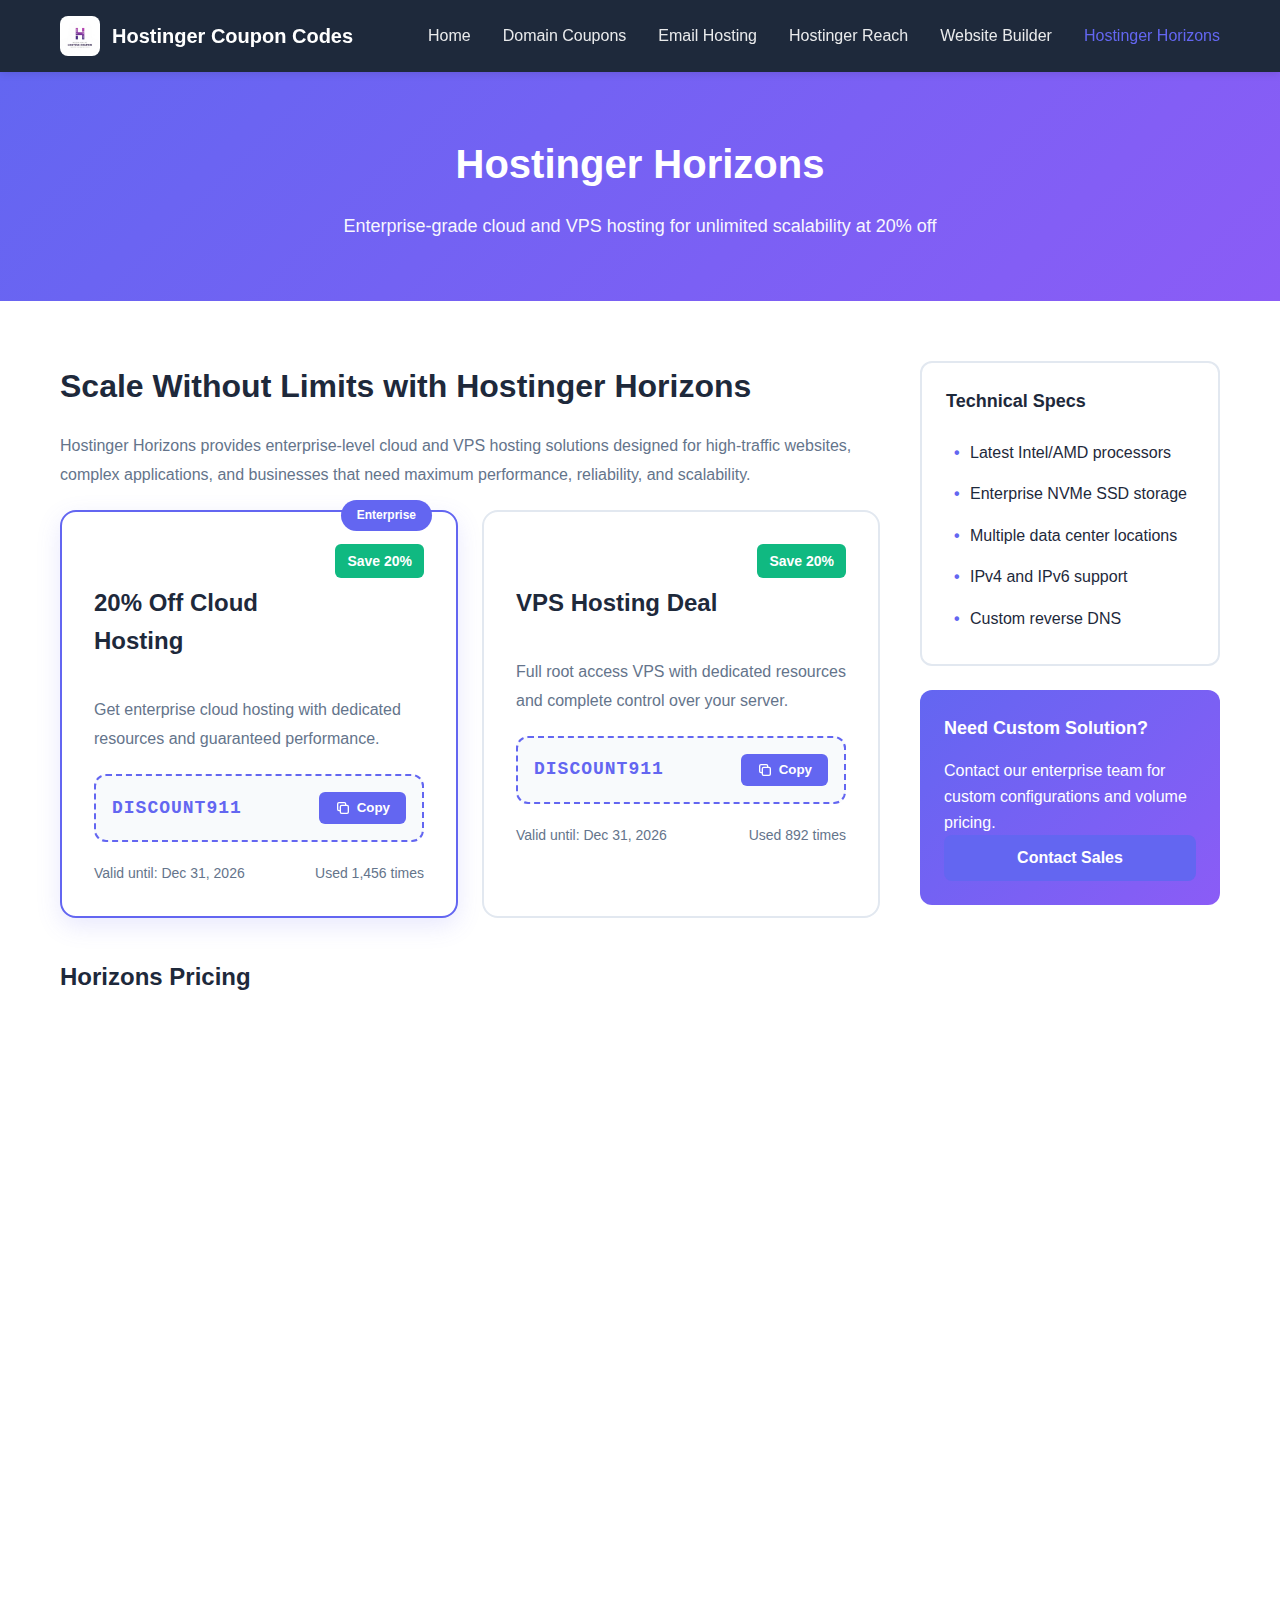
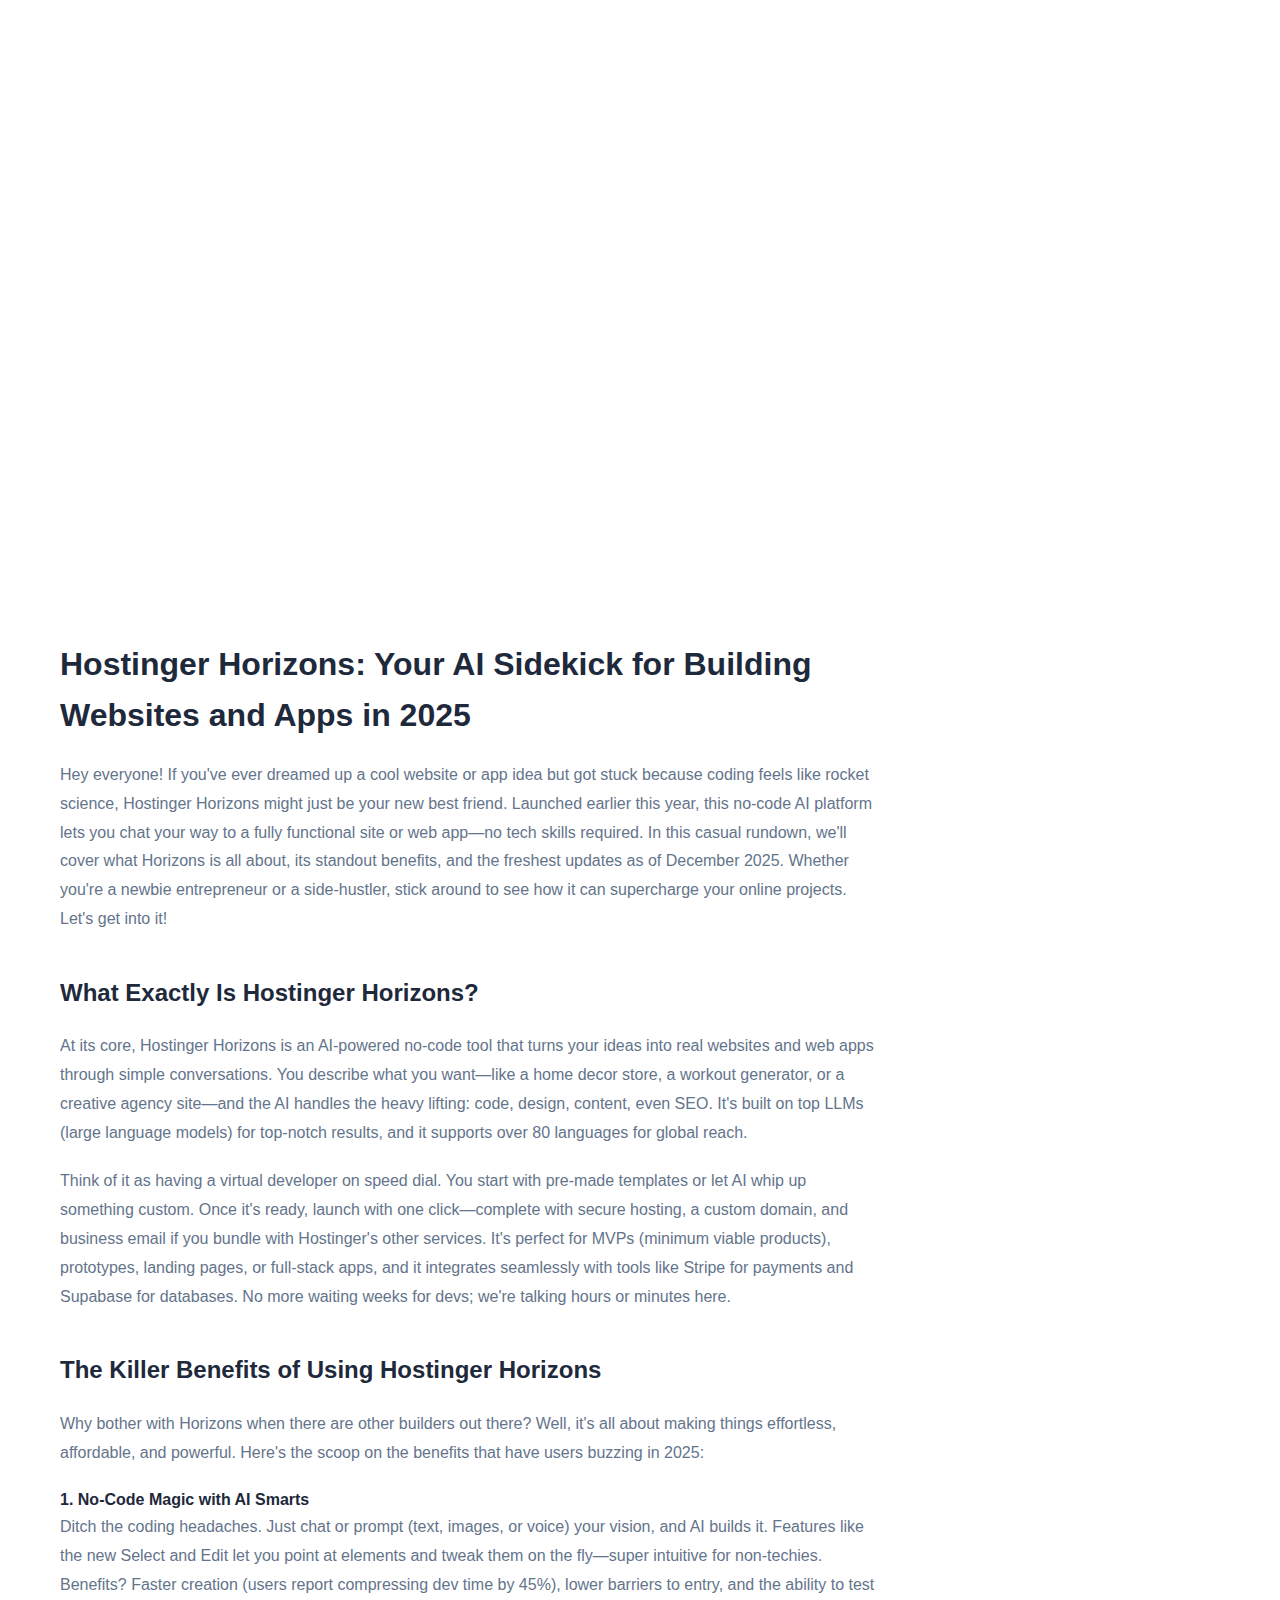
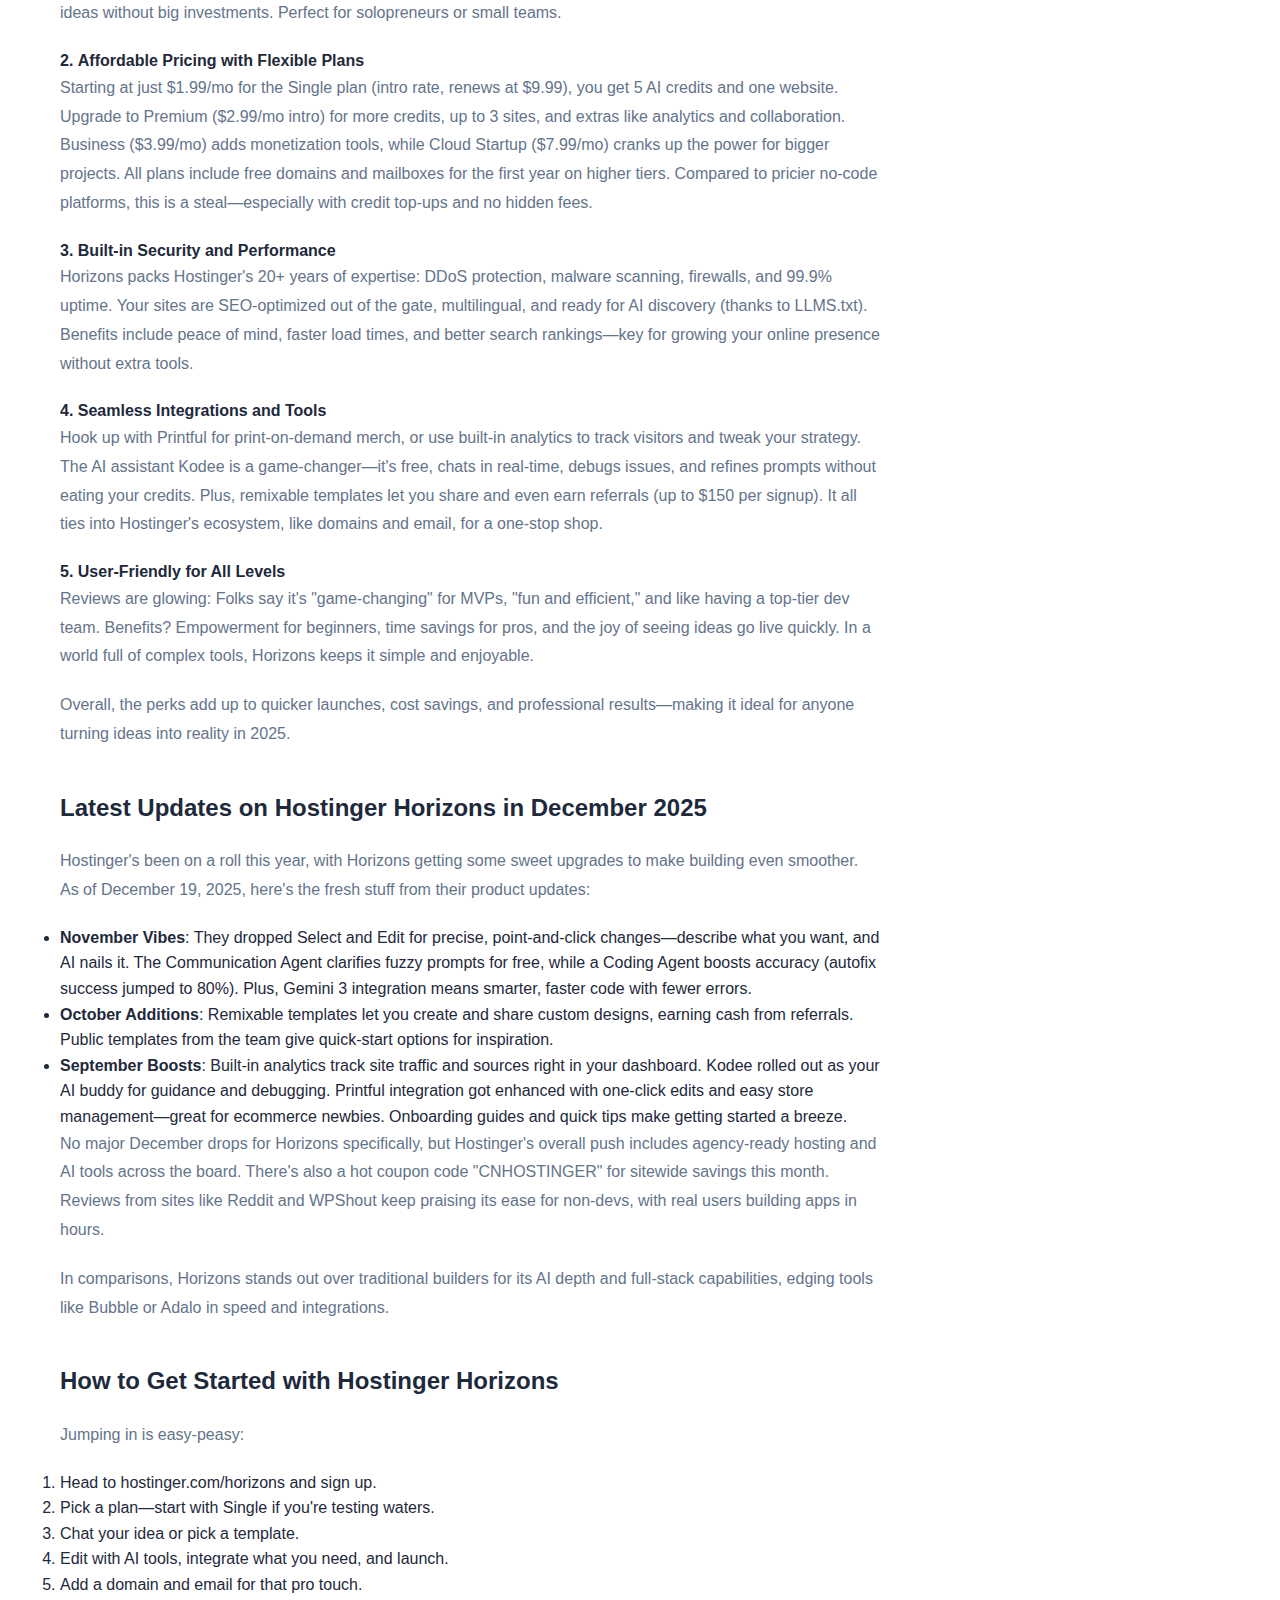
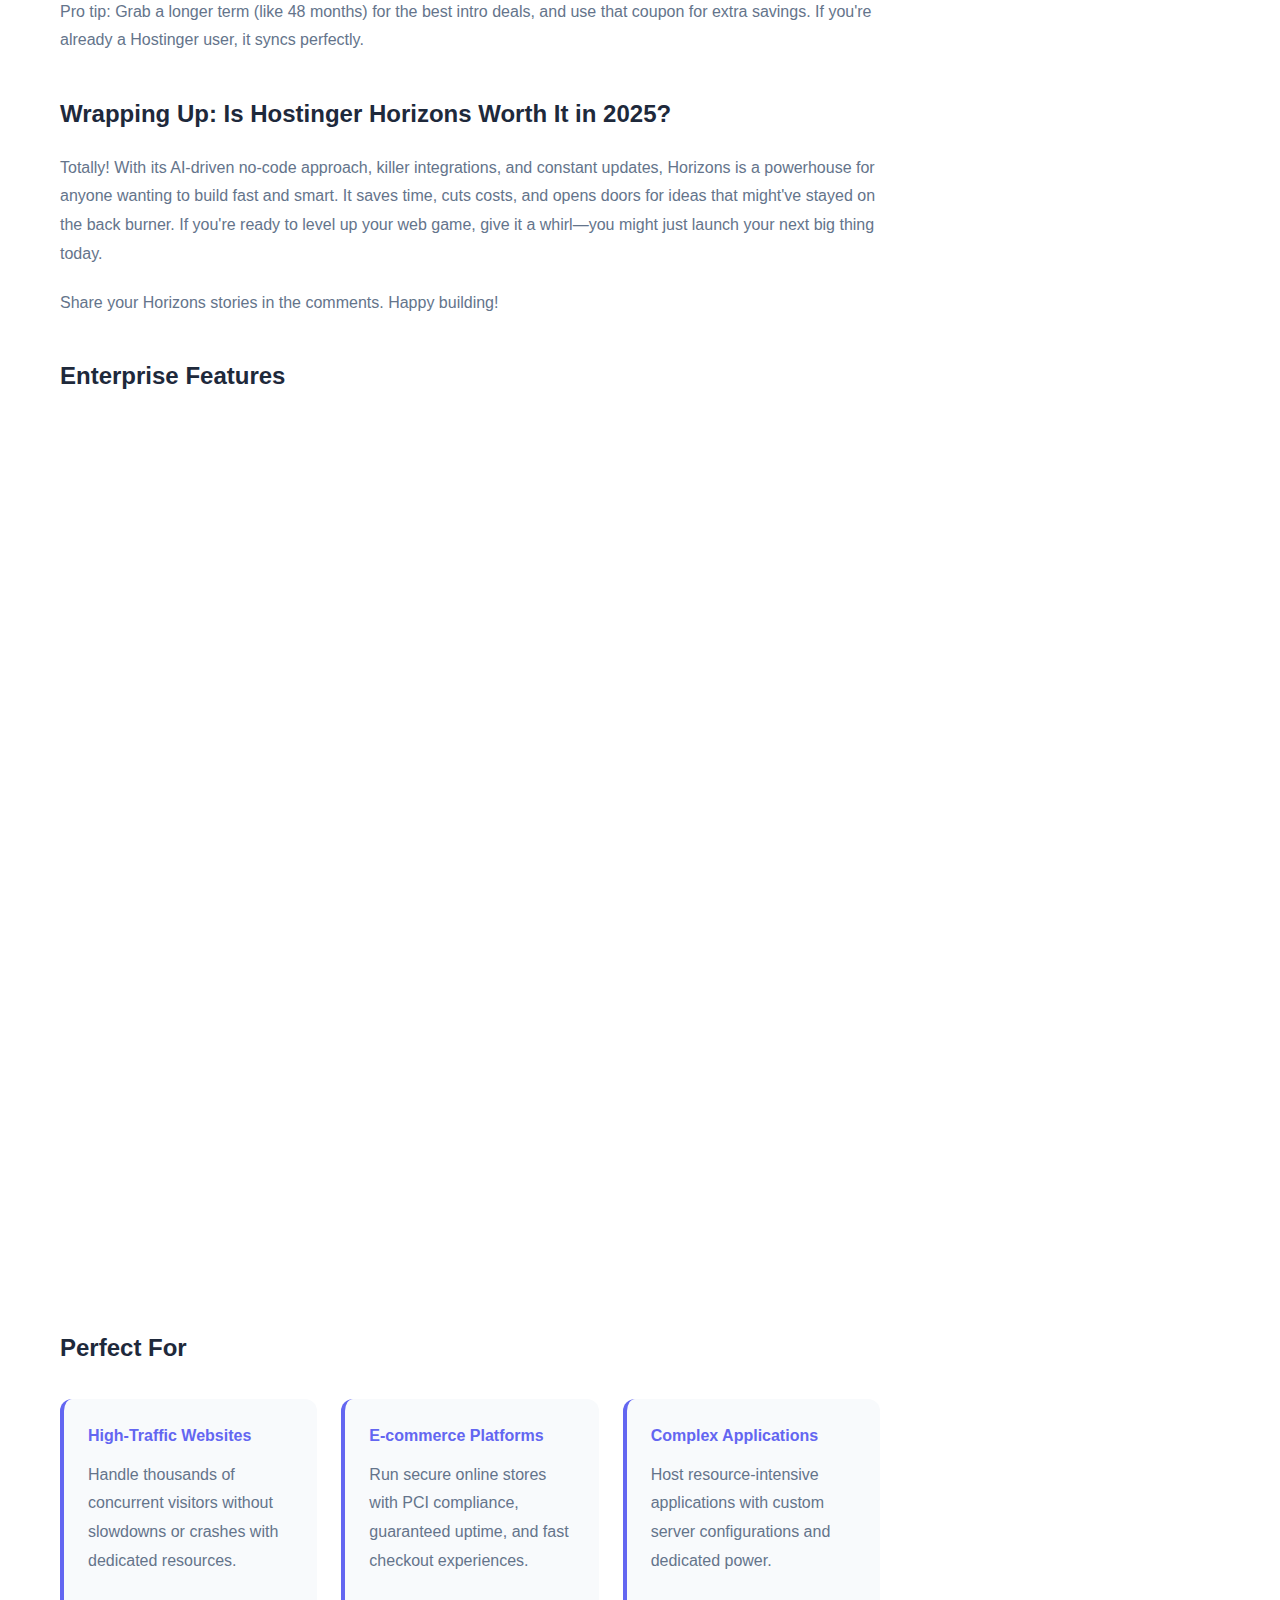
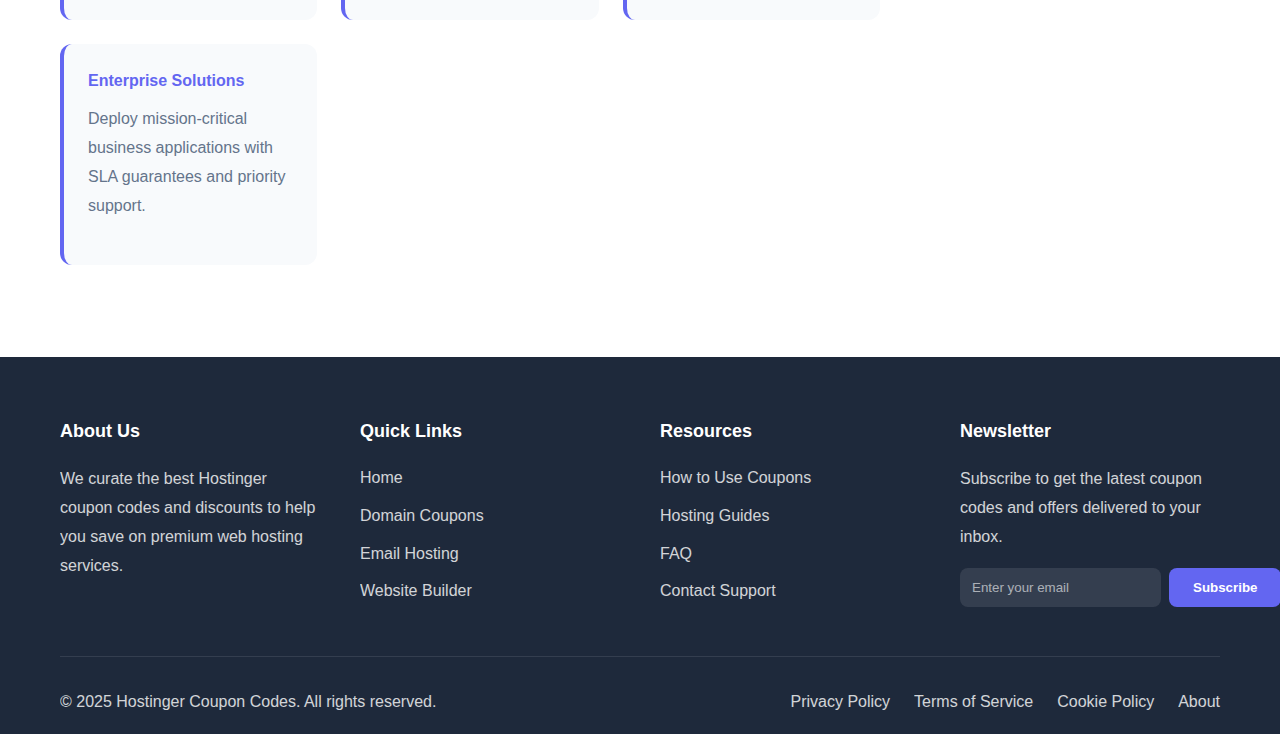
<file: hostinger-horizons.html>
<!DOCTYPE html>
<html lang="en">
<head>
    <!-- Google tag (gtag.js) -->
    <script async src="https://www.googletagmanager.com/gtag/js?id=G-5E963QT61Y"></script>
    <script>
        window.dataLayer = window.dataLayer || [];
        function gtag(){dataLayer.push(arguments);}
        gtag('js', new Date());
        gtag('config', 'G-5E963QT61Y');
    </script>
    <meta charset="UTF-8">
    <meta name="viewport" content="width=device-width, initial-scale=1.0">
    <title>Hostinger Horizons - Cloud & VPS Hosting Coupons - Save 20%</title>
    <meta name="description" content="Get 20% off Hostinger Horizons cloud and VPS hosting solutions. Scalable infrastructure for enterprise and high-traffic websites.">
    <meta name="keywords" content="cloud hosting, vps hosting, dedicated server, hostinger horizons, enterprise hosting">
    <meta name="robots" content="index, follow">
    
    <link rel="icon" type="image/png" sizes="32x32" href="favicon.jpg">
    <link rel="stylesheet" href="styles.css">
    
    <script type="application/ld+json">
    {
        "@context": "https://schema.org",
        "@type": "Product",
        "name": "Hostinger Horizons Cloud & VPS Hosting",
        "description": "Enterprise-grade cloud and VPS hosting with dedicated resources, NVMe SSD storage, full root access, and 99.9% uptime guarantee. Perfect for high-traffic websites and complex applications.",
        "image": "/images/domain.png",
        "brand": {
            "@type": "Brand",
            "name": "Hostinger"
        },
        "offers": {
            "@type": "Offer",
            "url": "https://hostingercouponcodes.github.io/hostinger-horizons.html",
            "priceCurrency": "USD",
            "price": "7.99",
            "priceValidUntil": "2026-12-31",
            "availability": "https://schema.org/InStock",
            "seller": {
                "@type": "Organization",
                "name": "Hostinger"
            }
        }
    }
    </script>
</head>
<body>
    <header class="header">
        <nav class="nav-container">
            <div class="logo">
                <img src="images/logo.jpg" alt="Hostinger Coupon Codes Logo">
                <span>Hostinger Coupon Codes</span>
            </div>
            <button class="mobile-menu-toggle" aria-label="Toggle menu">
                <span></span>
                <span></span>
                <span></span>
            </button>
            <ul class="nav-menu">
                <li><a href="index.html">Home</a></li>
                <li><a href="domain-coupon.html">Domain Coupons</a></li>
                <li><a href="hostinger-emails.html">Email Hosting</a></li>
                <li><a href="hostinger-reach.html">Hostinger Reach</a></li>
                <li><a href="website-builder.html">Website Builder</a></li>
                <li><a href="hostinger-horizons.html" class="active">Hostinger Horizons</a></li>
            </ul>
        </nav>
    </header>

    <section class="page-hero">
        <div class="container">
            <h1>Hostinger Horizons</h1>
            <p>Enterprise-grade cloud and VPS hosting for unlimited scalability at 20% off</p>
        </div>
    </section>

    <section class="content-section">
        <div class="container">
            <div class="content-layout">
                <div class="main-content">
                    <h2>Scale Without Limits with Hostinger Horizons</h2>
                    <p>Hostinger Horizons provides enterprise-level cloud and VPS hosting solutions designed for high-traffic websites, complex applications, and businesses that need maximum performance, reliability, and scalability.</p>

                    <div class="coupons-grid">
                        <div class="coupon-card featured">
                            <div class="coupon-badge">Enterprise</div>
                            <div class="coupon-header">
                                <h3>20% Off Cloud Hosting</h3>
                                <div class="discount-badge">Save 20%</div>
                            </div>
                            <p class="coupon-description">Get enterprise cloud hosting with dedicated resources and guaranteed performance.</p>
                            <div class="coupon-code-wrapper">
                                <div class="coupon-code">
                                    <span class="code-text">DISCOUNT911</span>
                                    <button class="copy-btn" onclick="copyCoupon(this, 'DISCOUNT911')">
                                        <svg width="16" height="16" fill="none" stroke="currentColor" viewBox="0 0 24 24">
                                            <path stroke-linecap="round" stroke-linejoin="round" stroke-width="2" d="M8 16H6a2 2 0 01-2-2V6a2 2 0 012-2h8a2 2 0 012 2v2m-6 12h8a2 2 0 002-2v-8a2 2 0 00-2-2h-8a2 2 0 00-2 2v8a2 2 0 002 2z"></path>
                                        </svg>
                                        Copy
                                    </button>
                                </div>
                            </div>
                            <div class="coupon-meta">
                                <span class="expiry">Valid until: Dec 31, 2026</span>
                                <span class="used-count">Used 1,456 times</span>
                            </div>
                        </div>

                        <div class="coupon-card">
                            <div class="coupon-header">
                                <h3>VPS Hosting Deal</h3>
                                <div class="discount-badge">Save 20%</div>
                            </div>
                            <p class="coupon-description">Full root access VPS with dedicated resources and complete control over your server.</p>
                            <div class="coupon-code-wrapper">
                                <div class="coupon-code">
                                    <span class="code-text">DISCOUNT911</span>
                                    <button class="copy-btn" onclick="copyCoupon(this, 'DISCOUNT911')">
                                        <svg width="16" height="16" fill="none" stroke="currentColor" viewBox="0 0 24 24">
                                            <path stroke-linecap="round" stroke-linejoin="round" stroke-width="2" d="M8 16H6a2 2 0 01-2-2V6a2 2 0 012-2h8a2 2 0 012 2v2m-6 12h8a2 2 0 002-2v-8a2 2 0 00-2-2h-8a2 2 0 00-2 2v8a2 2 0 002 2z"></path>
                                        </svg>
                                        Copy
                                    </button>
                                </div>
                            </div>
                            <div class="coupon-meta">
                                <span class="expiry">Valid until: Dec 31, 2026</span>
                                <span class="used-count">Used 892 times</span>
                            </div>
                        </div>
                    </div>

                    <h3>Horizons Pricing</h3>
                    <div class="pricing-grid">
                        <div class="pricing-card">
                            <h3 class="plan-name">Cloud Starter</h3>
                            <div class="plan-price">
                                <span class="price-strike">$9.99</span>
                                <span class="price-main">$7.99</span>
                                <span class="price-period">/month</span>
                            </div>
                            <ul class="plan-features">
                                <li>2 CPU Cores</li>
                                <li>8 GB RAM</li>
                                <li>100 GB NVMe SSD</li>
                                <li>3 TB Bandwidth</li>
                            </ul>
                            <a href="https://hostinger.pk?REFERRALCODE=discount911" class="btn btn-outline" target="_blank" rel="noopener noreferrer">Get Started</a>
                        </div>

                        <div class="pricing-card featured">
                            <div class="popular-badge">Best Value</div>
                            <h3 class="plan-name">Cloud Professional</h3>
                            <div class="plan-price">
                                <span class="price-strike">$19.99</span>
                                <span class="price-main">$15.99</span>
                                <span class="price-period">/month</span>
                            </div>
                            <ul class="plan-features">
                                <li>4 CPU Cores</li>
                                <li>16 GB RAM</li>
                                <li>200 GB NVMe SSD</li>
                                <li>5 TB Bandwidth</li>
                            </ul>
                            <a href="https://hostinger.pk?REFERRALCODE=discount911" class="btn btn-outline" target="_blank" rel="noopener noreferrer">Get Started</a>
                        </div>

                        <div class="pricing-card">
                            <h3 class="plan-name">Cloud Enterprise</h3>
                            <div class="plan-price">
                                <span class="price-strike">$39.99</span>
                                <span class="price-main">$31.99</span>
                                <span class="price-period">/month</span>
                            </div>
                            <ul class="plan-features">
                                <li>8 CPU Cores</li>
                                <li>32 GB RAM</li>
                                <li>400 GB NVMe SSD</li>
                                <li>10 TB Bandwidth</li>
                            </ul>
                            <a href="https://hostinger.pk?REFERRALCODE=discount911" class="btn btn-outline" target="_blank" rel="noopener noreferrer">Get Started</a>
                        </div>
                    </div>

                    <!-- ARTICLE CONTENT - MOVED INSIDE MAIN-CONTENT DIV -->
                    <article>
                        <h2>Hostinger Horizons: Your AI Sidekick for Building Websites and Apps in 2025</h2>
                        <p>Hey everyone! If you've ever dreamed up a cool website or app idea but got stuck because coding feels like rocket science, Hostinger Horizons might just be your new best friend. Launched earlier this year, this no-code AI platform lets you chat your way to a fully functional site or web app—no tech skills required. In this casual rundown, we'll cover what Horizons is all about, its standout benefits, and the freshest updates as of December 2025. Whether you're a newbie entrepreneur or a side-hustler, stick around to see how it can supercharge your online projects. Let's get into it!</p>
                        
                        <h3>What Exactly Is Hostinger Horizons?</h3>
                        <p>At its core, Hostinger Horizons is an AI-powered no-code tool that turns your ideas into real websites and web apps through simple conversations. You describe what you want—like a home decor store, a workout generator, or a creative agency site—and the AI handles the heavy lifting: code, design, content, even SEO. It's built on top LLMs (large language models) for top-notch results, and it supports over 80 languages for global reach.</p>
                        <p>Think of it as having a virtual developer on speed dial. You start with pre-made templates or let AI whip up something custom. Once it's ready, launch with one click—complete with secure hosting, a custom domain, and business email if you bundle with Hostinger's other services. It's perfect for MVPs (minimum viable products), prototypes, landing pages, or full-stack apps, and it integrates seamlessly with tools like Stripe for payments and Supabase for databases. No more waiting weeks for devs; we're talking hours or minutes here.</p>
                        
                        <h3>The Killer Benefits of Using Hostinger Horizons</h3>
                        <p>Why bother with Horizons when there are other builders out there? Well, it's all about making things effortless, affordable, and powerful. Here's the scoop on the benefits that have users buzzing in 2025:</p>
                        
                        <h4>1. <strong>No-Code Magic with AI Smarts</strong></h4>
                        <p>Ditch the coding headaches. Just chat or prompt (text, images, or voice) your vision, and AI builds it. Features like the new Select and Edit let you point at elements and tweak them on the fly—super intuitive for non-techies. Benefits? Faster creation (users report compressing dev time by 45%), lower barriers to entry, and the ability to test ideas without big investments. Perfect for solopreneurs or small teams.</p>
                        
                        <h4>2. <strong>Affordable Pricing with Flexible Plans</strong></h4>
                        <p>Starting at just $1.99/mo for the Single plan (intro rate, renews at $9.99), you get 5 AI credits and one website. Upgrade to Premium ($2.99/mo intro) for more credits, up to 3 sites, and extras like analytics and collaboration. Business ($3.99/mo) adds monetization tools, while Cloud Startup ($7.99/mo) cranks up the power for bigger projects. All plans include free domains and mailboxes for the first year on higher tiers. Compared to pricier no-code platforms, this is a steal—especially with credit top-ups and no hidden fees.</p>
                        
                        <h4>3. <strong>Built-in Security and Performance</strong></h4>
                        <p>Horizons packs Hostinger's 20+ years of expertise: DDoS protection, malware scanning, firewalls, and 99.9% uptime. Your sites are SEO-optimized out of the gate, multilingual, and ready for AI discovery (thanks to LLMS.txt). Benefits include peace of mind, faster load times, and better search rankings—key for growing your online presence without extra tools.</p>
                        
                        <h4>4. <strong>Seamless Integrations and Tools</strong></h4>
                        <p>Hook up with Printful for print-on-demand merch, or use built-in analytics to track visitors and tweak your strategy. The AI assistant Kodee is a game-changer—it's free, chats in real-time, debugs issues, and refines prompts without eating your credits. Plus, remixable templates let you share and even earn referrals (up to $150 per signup). It all ties into Hostinger's ecosystem, like domains and email, for a one-stop shop.</p>
                        
                        <h4>5. <strong>User-Friendly for All Levels</strong></h4>
                        <p>Reviews are glowing: Folks say it's "game-changing" for MVPs, "fun and efficient," and like having a top-tier dev team. Benefits? Empowerment for beginners, time savings for pros, and the joy of seeing ideas go live quickly. In a world full of complex tools, Horizons keeps it simple and enjoyable.</p>
                        <p>Overall, the perks add up to quicker launches, cost savings, and professional results—making it ideal for anyone turning ideas into reality in 2025.</p>
                        
                        <h3>Latest Updates on Hostinger Horizons in December 2025</h3>
                        <p>Hostinger's been on a roll this year, with Horizons getting some sweet upgrades to make building even smoother. As of December 19, 2025, here's the fresh stuff from their product updates:</p>
                        <ul>
                            <li><strong>November Vibes</strong>: They dropped Select and Edit for precise, point-and-click changes—describe what you want, and AI nails it. The Communication Agent clarifies fuzzy prompts for free, while a Coding Agent boosts accuracy (autofix success jumped to 80%). Plus, Gemini 3 integration means smarter, faster code with fewer errors.</li>
                            <li><strong>October Additions</strong>: Remixable templates let you create and share custom designs, earning cash from referrals. Public templates from the team give quick-start options for inspiration.</li>
                            <li><strong>September Boosts</strong>: Built-in analytics track site traffic and sources right in your dashboard. Kodee rolled out as your AI buddy for guidance and debugging. Printful integration got enhanced with one-click edits and easy store management—great for ecommerce newbies. Onboarding guides and quick tips make getting started a breeze.</li>
                        </ul>
                        <p>No major December drops for Horizons specifically, but Hostinger's overall push includes agency-ready hosting and AI tools across the board. There's also a hot coupon code "CNHOSTINGER" for sitewide savings this month. Reviews from sites like Reddit and WPShout keep praising its ease for non-devs, with real users building apps in hours.</p>
                        <p>In comparisons, Horizons stands out over traditional builders for its AI depth and full-stack capabilities, edging tools like Bubble or Adalo in speed and integrations.</p>
                        
                        <h3>How to Get Started with Hostinger Horizons</h3>
                        <p>Jumping in is easy-peasy:</p>
                        <ol>
                            <li>Head to hostinger.com/horizons and sign up.</li>
                            <li>Pick a plan—start with Single if you're testing waters.</li>
                            <li>Chat your idea or pick a template.</li>
                            <li>Edit with AI tools, integrate what you need, and launch.</li>
                            <li>Add a domain and email for that pro touch.</li>
                        </ol>
                        <p>Pro tip: Grab a longer term (like 48 months) for the best intro deals, and use that coupon for extra savings. If you're already a Hostinger user, it syncs perfectly.</p>
                        
                        <h3>Wrapping Up: Is Hostinger Horizons Worth It in 2025?</h3>
                        <p>Totally! With its AI-driven no-code approach, killer integrations, and constant updates, Horizons is a powerhouse for anyone wanting to build fast and smart. It saves time, cuts costs, and opens doors for ideas that might've stayed on the back burner. If you're ready to level up your web game, give it a whirl—you might just launch your next big thing today.</p>
                        <p>Share your Horizons stories in the comments. Happy building!</p>
                    </article>
                    <!-- END ARTICLE CONTENT -->

                    <h3>Enterprise Features</h3>
                    <div class="features-grid">
                        <div class="feature-card">
                            <div class="feature-icon">
                                <svg width="32" height="32" fill="none" stroke="currentColor" viewBox="0 0 24 24">
                                    <path stroke-linecap="round" stroke-linejoin="round" stroke-width="2" d="M3 15a4 4 0 004 4h9a5 5 0 10-.1-9.999 5.002 5.002 0 10-9.78 2.096A4.001 4.001 0 003 15z"></path>
                                </svg>
                            </div>
                            <h4>Cloud Infrastructure</h4>
                            <p>Built on enterprise-grade cloud infrastructure for maximum reliability and performance.</p>
                        </div>

                        <div class="feature-card">
                            <div class="feature-icon">
                                <svg width="32" height="32" fill="none" stroke="currentColor" viewBox="0 0 24 24">
                                    <path stroke-linecap="round" stroke-linejoin="round" stroke-width="2" d="M13 10V3L4 14h7v7l9-11h-7z"></path>
                                </svg>
                            </div>
                            <h4>Dedicated Resources</h4>
                            <p>Guaranteed CPU, RAM, and storage that's never shared with other users.</p>
                        </div>

                        <div class="feature-card">
                            <div class="feature-icon">
                                <svg width="32" height="32" fill="none" stroke="currentColor" viewBox="0 0 24 24">
                                    <path stroke-linecap="round" stroke-linejoin="round" stroke-width="2" d="M4 7v10c0 2.21 3.582 4 8 4s8-1.79 8-4V7M4 7c0 2.21 3.582 4 8 4s8-1.79 8-4M4 7c0-2.21 3.582-4 8-4s8 1.79 8 4"></path>
                                </svg>
                            </div>
                            <h4>NVMe SSD Storage</h4>
                            <p>Lightning-fast NVMe SSD drives deliver exceptional read/write speeds.</p>
                        </div>

                        <div class="feature-card">
                            <div class="feature-icon">
                                <svg width="32" height="32" fill="none" stroke="currentColor" viewBox="0 0 24 24">
                                    <path stroke-linecap="round" stroke-linejoin="round" stroke-width="2" d="M9 12l2 2 4-4m5.618-4.016A11.955 11.955 0 0112 2.944a11.955 11.955 0 01-8.618 3.04A12.02 12.02 0 003 9c0 5.591 3.824 10.29 9 11.622 5.176-1.332 9-6.03 9-11.622 0-1.042-.133-2.052-.382-3.016z"></path>
                                </svg>
                            </div>
                            <h4>Advanced Security</h4>
                            <p>DDoS protection, firewall, automated backups, and security monitoring included.</p>
                        </div>

                        <div class="feature-card">
                            <div class="feature-icon">
                                <svg width="32" height="32" fill="none" stroke="currentColor" viewBox="0 0 24 24">
                                    <path stroke-linecap="round" stroke-linejoin="round" stroke-width="2" d="M7 16a4 4 0 01-.88-7.903A5 5 0 1115.9 6L16 6a5 5 0 011 9.9M15 13l-3-3m0 0l-3 3m3-3v12"></path>
                                </svg>
                            </div>
                            <h4>Easy Scaling</h4>
                            <p>Scale resources up or down instantly based on your needs with zero downtime.</p>
                        </div>

                        <div class="feature-card">
                            <div class="feature-icon">
                                <svg width="32" height="32" fill="none" stroke="currentColor" viewBox="0 0 24 24">
                                    <path stroke-linecap="round" stroke-linejoin="round" stroke-width="2" d="M10.325 4.317c.426-1.756 2.924-1.756 3.35 0a1.724 1.724 0 002.573 1.066c1.543-.94 3.31.826 2.37 2.37a1.724 1.724 0 001.065 2.572c1.756.426 1.756 2.924 0 3.35a1.724 1.724 0 00-1.066 2.573c.94 1.543-.826 3.31-2.37 2.37a1.724 1.724 0 00-2.572 1.065c-.426 1.756-2.924 1.756-3.35 0a1.724 1.724 0 00-2.573-1.066c-1.543.94-3.31-.826-2.37-2.37a1.724 1.724 0 00-1.065-2.572c-1.756-.426-1.756-2.924 0-3.35a1.724 1.724 0 001.066-2.573c-.94-1.543.826-3.31 2.37-2.37.996.608 2.296.07 2.572-1.065z"></path>
                                    <path stroke-linecap="round" stroke-linejoin="round" stroke-width="2" d="M15 12a3 3 0 11-6 0 3 3 0 016 0z"></path>
                                </svg>
                            </div>
                            <h4>Full Root Access</h4>
                            <p>Complete control over your VPS with root access and custom configurations.</p>
                        </div>
                    </div>

                    <h3>Perfect For</h3>
                    <div class="use-cases-grid">
                        <div class="use-case-card">
                            <h4>High-Traffic Websites</h4>
                            <p>Handle thousands of concurrent visitors without slowdowns or crashes with dedicated resources.</p>
                        </div>
                        <div class="use-case-card">
                            <h4>E-commerce Platforms</h4>
                            <p>Run secure online stores with PCI compliance, guaranteed uptime, and fast checkout experiences.</p>
                        </div>
                        <div class="use-case-card">
                            <h4>Complex Applications</h4>
                            <p>Host resource-intensive applications with custom server configurations and dedicated power.</p>
                        </div>
                        <div class="use-case-card">
                            <h4>Enterprise Solutions</h4>
                            <p>Deploy mission-critical business applications with SLA guarantees and priority support.</p>
                        </div>
                    </div>
                </div> <!-- Closing .main-content div -->

                <aside class="sidebar">
                    <div class="sidebar-widget">
                        <h4>Technical Specs</h4>
                        <ul>
                            <li>Latest Intel/AMD processors</li>
                            <li>Enterprise NVMe SSD storage</li>
                            <li>Multiple data center locations</li>
                            <li>IPv4 and IPv6 support</li>
                            <li>Custom reverse DNS</li>
                        </ul>
                    </div>

                    <div class="sidebar-widget cta-widget">
                        <h4>Need Custom Solution?</h4>
                        <p>Contact our enterprise team for custom configurations and volume pricing.</p>
                        <button class="btn btn-primary btn-block">Contact Sales</button>
                    </div>
                </aside>
            </div> <!-- Closing .content-layout div -->
        </div> <!-- Closing .container div -->
    </section>

    <footer class="footer">
        <div class="container">
            <div class="footer-grid">
                <div class="footer-col">
                    <h4>About Us</h4>
                    <p>We curate the best Hostinger coupon codes and discounts to help you save on premium web hosting services.</p>                    
                </div>

                <div class="footer-col">
                    <h4>Quick Links</h4>
                    <ul>
                        <li><a href="index.html">Home</a></li>
                        <li><a href="domain-coupon.html">Domain Coupons</a></li>
                        <li><a href="hostinger-emails.html">Email Hosting</a></li>
                        <li><a href="website-builder.html">Website Builder</a></li>
                    </ul>
                </div>

                <div class="footer-col">
                    <h4>Resources</h4>
                    <ul>
                        <li><a href="#">How to Use Coupons</a></li>
                        <li><a href="#">Hosting Guides</a></li>
                        <li><a href="#">FAQ</a></li>
                        <li><a href="#">Contact Support</a></li>
                    </ul>
                </div>

                <div class="footer-col">
                    <h4>Newsletter</h4>
                    <p>Subscribe to get the latest coupon codes and offers delivered to your inbox.</p>
                    <form class="newsletter-form" onsubmit="return subscribeNewsletter(event)">
                        <input type="email" placeholder="Enter your email" required>
                        <button type="submit">Subscribe</button>
                    </form>
                </div>
            </div>

            <div class="footer-bottom">
                <p>&copy; 2025 Hostinger Coupon Codes. All rights reserved.</p>
                <div class="footer-links">
                    <a href="/privacy-policy">Privacy Policy</a>
                    <a href="/terms-of-service">Terms of Service</a>
                    <a href="/cookie-policy">Cookie Policy</a>
                    <a href="/about">About</a>
                </div>
            </div>
        </div>
    </footer>

    <div id="toast" class="toast"></div>
    <script src="script.js"></script>
</body>
</html>
</file>
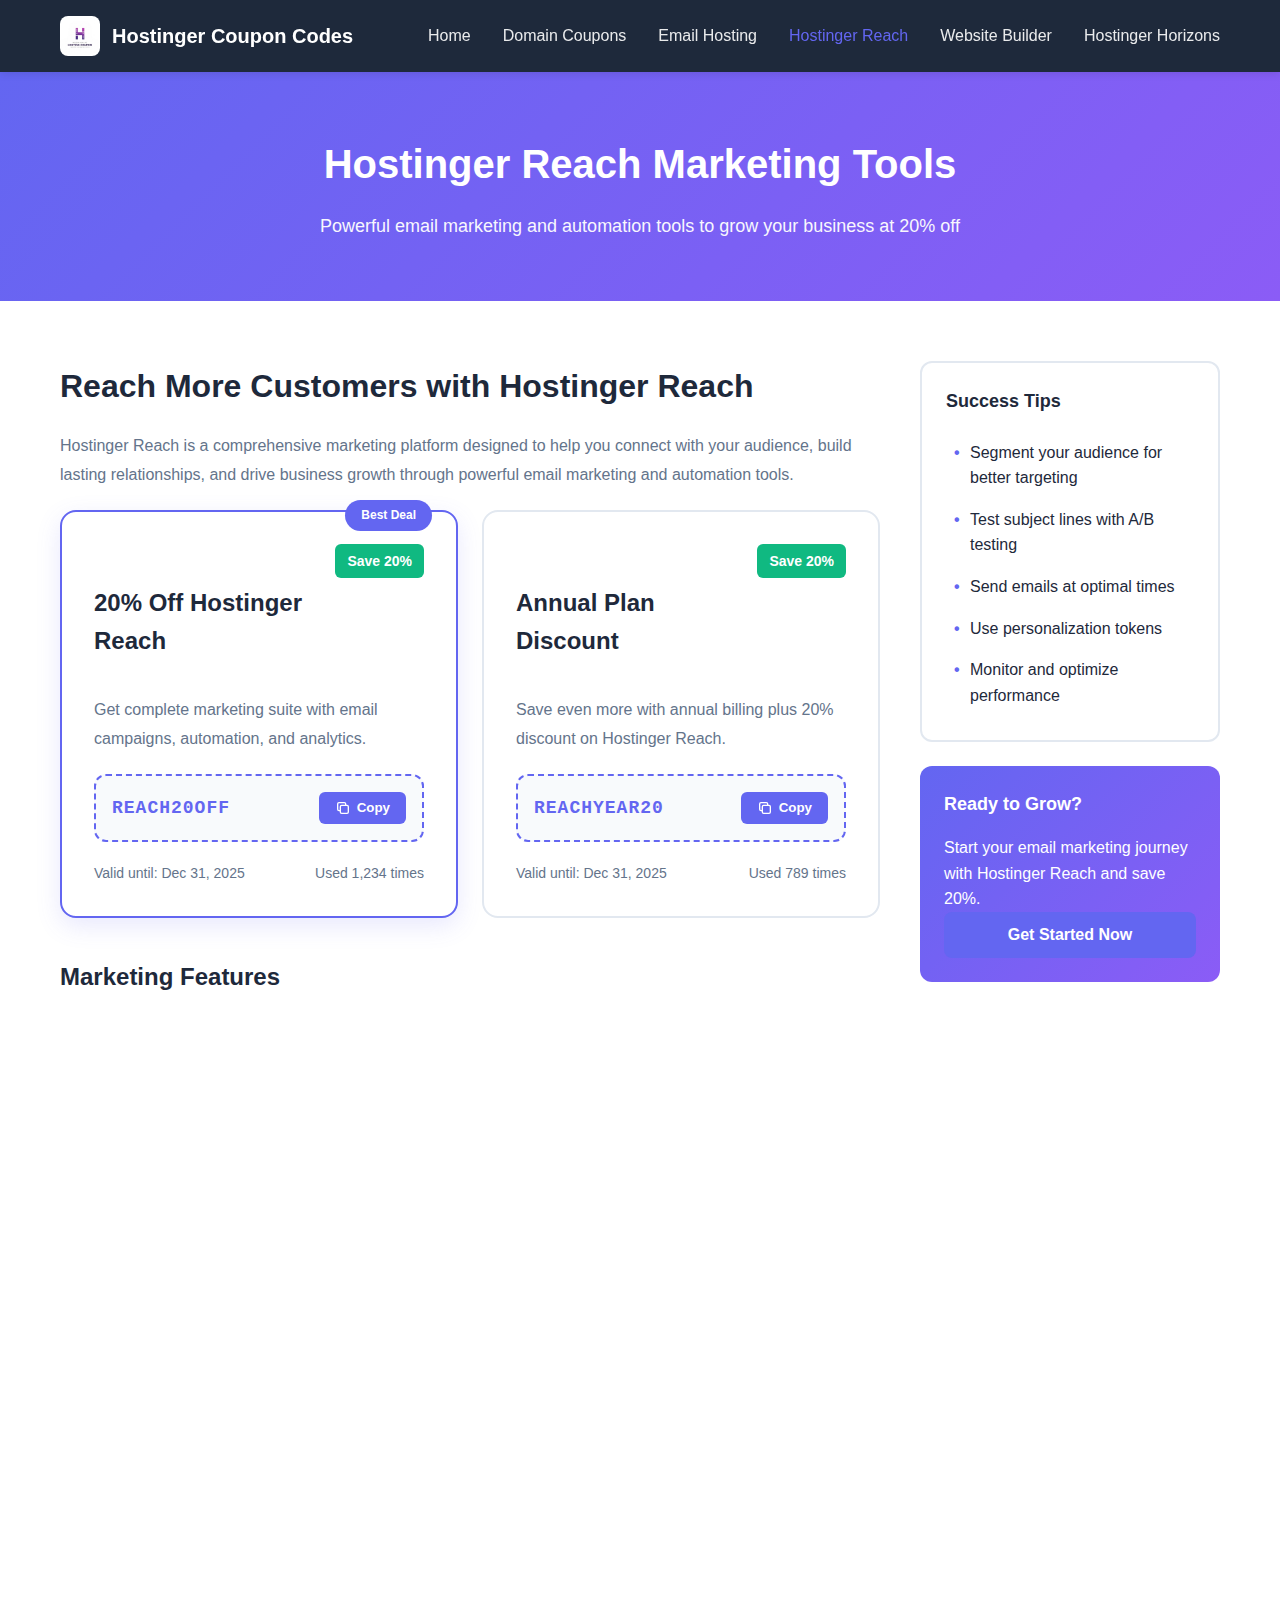
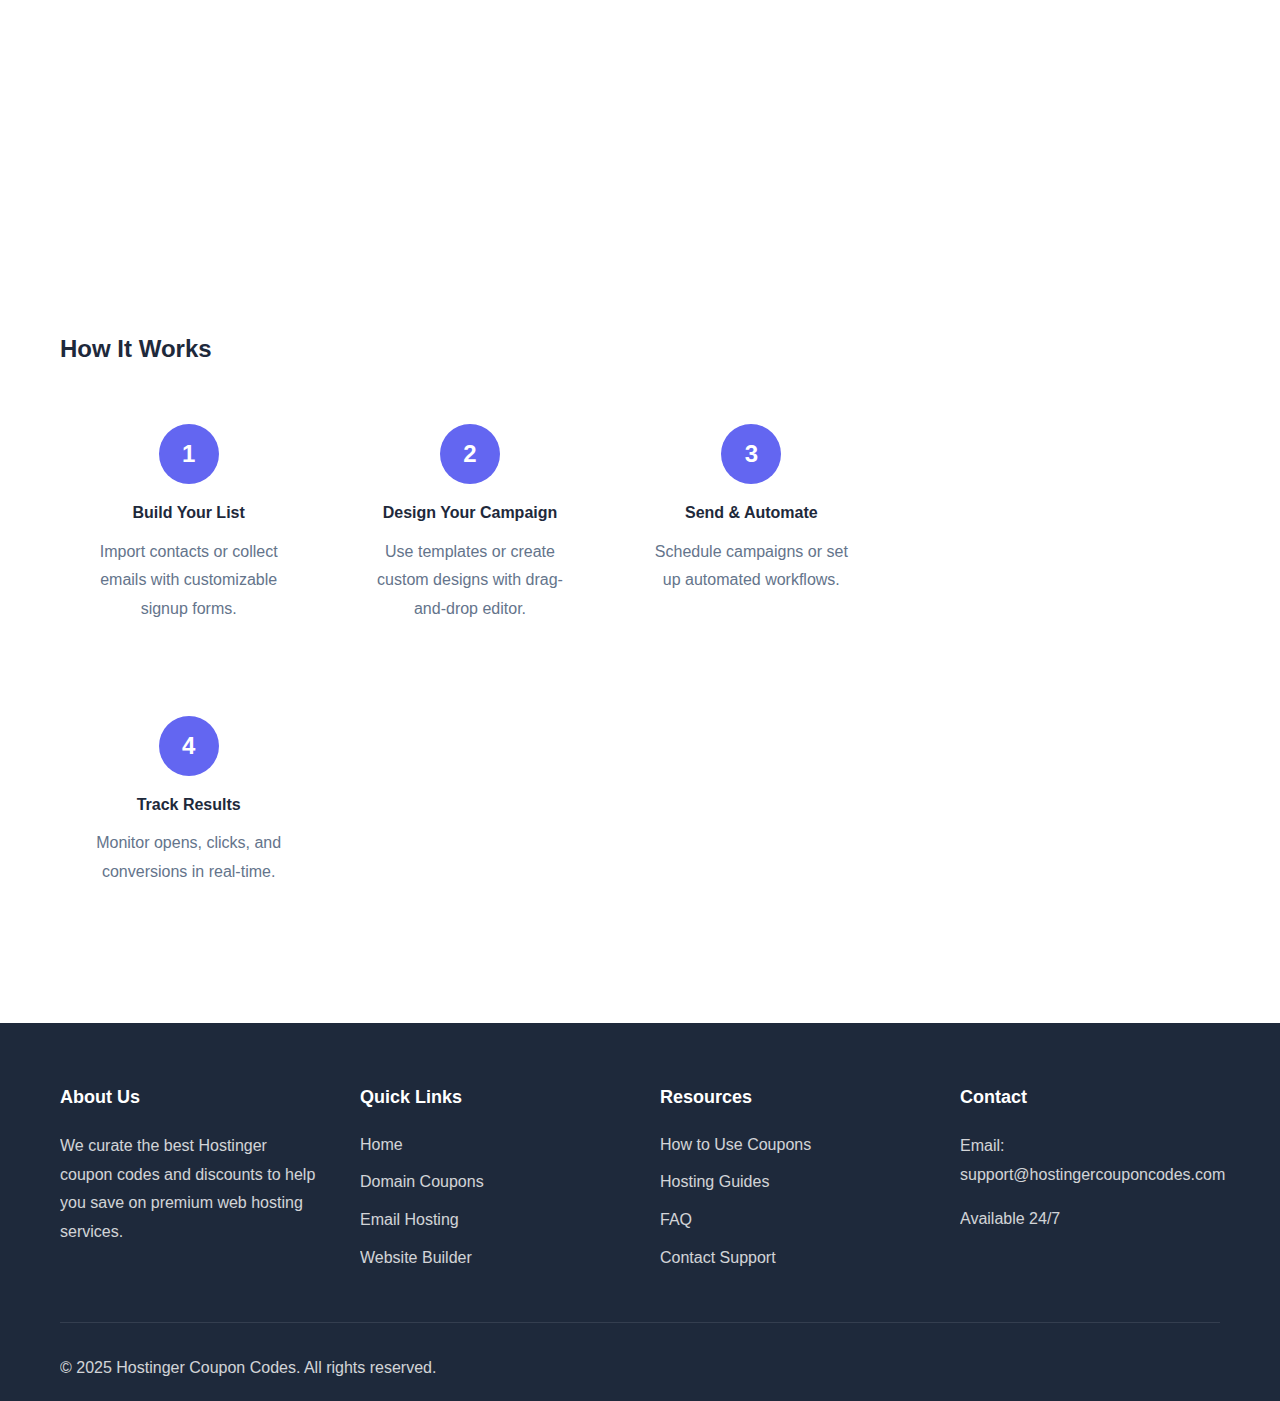
<file: hostinger-reach.html>
<!DOCTYPE html>
<html lang="en">
<head>
    <meta charset="UTF-8">
    <meta name="viewport" content="width=device-width, initial-scale=1.0">
    <title>Hostinger Reach Coupons - Save 20% on Marketing Tools</title>
    <meta name="description" content="Get exclusive discounts on Hostinger Reach marketing tools. Save 20% on email marketing campaigns and grow your online presence.">
    <meta name="keywords" content="hostinger reach, email marketing, marketing tools, hostinger marketing, reach coupon">
    <meta name="robots" content="index, follow">
    
    <link rel="icon" type="image/png" sizes="32x32" href="favicon.jpg">
    <link rel="stylesheet" href="styles.css">
    
    <script type="application/ld+json">
    {
      "@context": "https://schema.org",
      "@type": "Product",
      "name": "Hostinger Reach",
      "description": "Email marketing and automation tools",
      "brand": "Hostinger",
      "offers": {
        "@type": "Offer",
        "price": "7.99",
        "priceCurrency": "USD",
        "availability": "https://schema.org/InStock"
      }
    }
    </script>
</head>
<body>
    <header class="header">
        <nav class="nav-container">
            <div class="logo">
                <img src="images/logo.jpg" alt="Hostinger Coupon Codes Logo">
                <span>Hostinger Coupon Codes</span>
            </div>
            <button class="mobile-menu-toggle" aria-label="Toggle menu">
                <span></span>
                <span></span>
                <span></span>
            </button>
            <ul class="nav-menu">
                <li><a href="index.html">Home</a></li>
                <li><a href="domain-coupon.html">Domain Coupons</a></li>
                <li><a href="hostinger-emails.html">Email Hosting</a></li>
                <li><a href="hostinger-reach.html" class="active">Hostinger Reach</a></li>
                <li><a href="website-builder.html">Website Builder</a></li>
                <li><a href="hostinger-horizons.html">Hostinger Horizons</a></li>
            </ul>
        </nav>
    </header>

    <section class="page-hero">
        <div class="container">
            <h1>Hostinger Reach Marketing Tools</h1>
            <p>Powerful email marketing and automation tools to grow your business at 20% off</p>
        </div>
    </section>

    <section class="content-section">
        <div class="container">
            <div class="content-layout">
                <div class="main-content">
                    <h2>Reach More Customers with Hostinger Reach</h2>
                    <p>Hostinger Reach is a comprehensive marketing platform designed to help you connect with your audience, build lasting relationships, and drive business growth through powerful email marketing and automation tools.</p>

                    <div class="coupons-grid">
                        <div class="coupon-card featured">
                            <div class="coupon-badge">Best Deal</div>
                            <div class="coupon-header">
                                <h3>20% Off Hostinger Reach</h3>
                                <div class="discount-badge">Save 20%</div>
                            </div>
                            <p class="coupon-description">Get complete marketing suite with email campaigns, automation, and analytics.</p>
                            <div class="coupon-code-wrapper">
                                <div class="coupon-code">
                                    <span class="code-text">REACH20OFF</span>
                                    <button class="copy-btn" onclick="copyCoupon(this, 'REACH20OFF')">
                                        <svg width="16" height="16" fill="none" stroke="currentColor" viewBox="0 0 24 24">
                                            <path stroke-linecap="round" stroke-linejoin="round" stroke-width="2" d="M8 16H6a2 2 0 01-2-2V6a2 2 0 012-2h8a2 2 0 012 2v2m-6 12h8a2 2 0 002-2v-8a2 2 0 00-2-2h-8a2 2 0 00-2 2v8a2 2 0 002 2z"></path>
                                        </svg>
                                        Copy
                                    </button>
                                </div>
                            </div>
                            <div class="coupon-meta">
                                <span class="expiry">Valid until: Dec 31, 2025</span>
                                <span class="used-count">Used 1,234 times</span>
                            </div>
                        </div>

                        <div class="coupon-card">
                            <div class="coupon-header">
                                <h3>Annual Plan Discount</h3>
                                <div class="discount-badge">Save 20%</div>
                            </div>
                            <p class="coupon-description">Save even more with annual billing plus 20% discount on Hostinger Reach.</p>
                            <div class="coupon-code-wrapper">
                                <div class="coupon-code">
                                    <span class="code-text">REACHYEAR20</span>
                                    <button class="copy-btn" onclick="copyCoupon(this, 'REACHYEAR20')">
                                        <svg width="16" height="16" fill="none" stroke="currentColor" viewBox="0 0 24 24">
                                            <path stroke-linecap="round" stroke-linejoin="round" stroke-width="2" d="M8 16H6a2 2 0 01-2-2V6a2 2 0 012-2h8a2 2 0 012 2v2m-6 12h8a2 2 0 002-2v-8a2 2 0 00-2-2h-8a2 2 0 00-2 2v8a2 2 0 002 2z"></path>
                                        </svg>
                                        Copy
                                    </button>
                                </div>
                            </div>
                            <div class="coupon-meta">
                                <span class="expiry">Valid until: Dec 31, 2025</span>
                                <span class="used-count">Used 789 times</span>
                            </div>
                        </div>
                    </div>

                    <h3>Marketing Features</h3>
                    <div class="features-grid">
                        <div class="feature-card">
                            <div class="feature-icon">
                                <svg width="32" height="32" fill="none" stroke="currentColor" viewBox="0 0 24 24">
                                    <path stroke-linecap="round" stroke-linejoin="round" stroke-width="2" d="M3 8l7.89 5.26a2 2 0 002.22 0L21 8M5 19h14a2 2 0 002-2V7a2 2 0 00-2-2H5a2 2 0 00-2 2v10a2 2 0 002 2z"></path>
                                </svg>
                            </div>
                            <h4>Email Campaigns</h4>
                            <p>Create beautiful, responsive email campaigns with drag-and-drop editor.</p>
                        </div>

                        <div class="feature-card">
                            <div class="feature-icon">
                                <svg width="32" height="32" fill="none" stroke="currentColor" viewBox="0 0 24 24">
                                    <path stroke-linecap="round" stroke-linejoin="round" stroke-width="2" d="M13 10V3L4 14h7v7l9-11h-7z"></path>
                                </svg>
                            </div>
                            <h4>Marketing Automation</h4>
                            <p>Set up automated workflows to nurture leads and engage customers.</p>
                        </div>

                        <div class="feature-card">
                            <div class="feature-icon">
                                <svg width="32" height="32" fill="none" stroke="currentColor" viewBox="0 0 24 24">
                                    <path stroke-linecap="round" stroke-linejoin="round" stroke-width="2" d="M17 20h5v-2a3 3 0 00-5.356-1.857M17 20H7m10 0v-2c0-.656-.126-1.283-.356-1.857M7 20H2v-2a3 3 0 015.356-1.857M7 20v-2c0-.656.126-1.283.356-1.857m0 0a5.002 5.002 0 019.288 0M15 7a3 3 0 11-6 0 3 3 0 016 0zm6 3a2 2 0 11-4 0 2 2 0 014 0zM7 10a2 2 0 11-4 0 2 2 0 014 0z"></path>
                                </svg>
                            </div>
                            <h4>Audience Segmentation</h4>
                            <p>Target specific groups with personalized messages for better results.</p>
                        </div>

                        <div class="feature-card">
                            <div class="feature-icon">
                                <svg width="32" height="32" fill="none" stroke="currentColor" viewBox="0 0 24 24">
                                    <path stroke-linecap="round" stroke-linejoin="round" stroke-width="2" d="M9 19v-6a2 2 0 00-2-2H5a2 2 0 00-2 2v6a2 2 0 002 2h2a2 2 0 002-2zm0 0V9a2 2 0 012-2h2a2 2 0 012 2v10m-6 0a2 2 0 002 2h2a2 2 0 002-2m0 0V5a2 2 0 012-2h2a2 2 0 012 2v14a2 2 0 01-2 2h-2a2 2 0 01-2-2z"></path>
                                </svg>
                            </div>
                            <h4>Analytics & Reports</h4>
                            <p>Track campaign performance with detailed analytics and insights.</p>
                        </div>

                        <div class="feature-card">
                            <div class="feature-icon">
                                <svg width="32" height="32" fill="none" stroke="currentColor" viewBox="0 0 24 24">
                                    <path stroke-linecap="round" stroke-linejoin="round" stroke-width="2" d="M4 5a1 1 0 011-1h14a1 1 0 011 1v2a1 1 0 01-1 1H5a1 1 0 01-1-1V5zM4 13a1 1 0 011-1h6a1 1 0 011 1v6a1 1 0 01-1 1H5a1 1 0 01-1-1v-6zM16 13a1 1 0 011-1h2a1 1 0 011 1v6a1 1 0 01-1 1h-2a1 1 0 01-1-1v-6z"></path>
                                </svg>
                            </div>
                            <h4>Templates Library</h4>
                            <p>Access hundreds of professionally designed email templates.</p>
                        </div>

                        <div class="feature-card">
                            <div class="feature-icon">
                                <svg width="32" height="32" fill="none" stroke="currentColor" viewBox="0 0 24 24">
                                    <path stroke-linecap="round" stroke-linejoin="round" stroke-width="2" d="M12 18h.01M8 21h8a2 2 0 002-2V5a2 2 0 00-2-2H8a2 2 0 00-2 2v14a2 2 0 002 2z"></path>
                                </svg>
                            </div>
                            <h4>Mobile Optimized</h4>
                            <p>All campaigns are automatically optimized for mobile devices.</p>
                        </div>
                    </div>

                    <h3>How It Works</h3>
                    <div class="steps-grid">
                        <div class="step-card">
                            <div class="step-number">1</div>
                            <h4>Build Your List</h4>
                            <p>Import contacts or collect emails with customizable signup forms.</p>
                        </div>
                        <div class="step-card">
                            <div class="step-number">2</div>
                            <h4>Design Your Campaign</h4>
                            <p>Use templates or create custom designs with drag-and-drop editor.</p>
                        </div>
                        <div class="step-card">
                            <div class="step-number">3</div>
                            <h4>Send & Automate</h4>
                            <p>Schedule campaigns or set up automated workflows.</p>
                        </div>
                        <div class="step-card">
                            <div class="step-number">4</div>
                            <h4>Track Results</h4>
                            <p>Monitor opens, clicks, and conversions in real-time.</p>
                        </div>
                    </div>
                </div>

                <aside class="sidebar">
                    <div class="sidebar-widget">
                        <h4>Success Tips</h4>
                        <ul>
                            <li>Segment your audience for better targeting</li>
                            <li>Test subject lines with A/B testing</li>
                            <li>Send emails at optimal times</li>
                            <li>Use personalization tokens</li>
                            <li>Monitor and optimize performance</li>
                        </ul>
                    </div>

                    <div class="sidebar-widget cta-widget">
                        <h4>Ready to Grow?</h4>
                        <p>Start your email marketing journey with Hostinger Reach and save 20%.</p>
                        <button class="btn btn-primary btn-block">Get Started Now</button>
                    </div>
                </aside>
            </div>
        </div>
    </section>

    <footer class="footer">
        <div class="container">
            <div class="footer-grid">
                <div class="footer-col">
                    <h4>About Us</h4>
                    <p>We curate the best Hostinger coupon codes and discounts to help you save on premium web hosting services.</p>
                </div>
                <div class="footer-col">
                    <h4>Quick Links</h4>
                    <ul>
                        <li><a href="index.html">Home</a></li>
                        <li><a href="domain-coupon.html">Domain Coupons</a></li>
                        <li><a href="hostinger-emails.html">Email Hosting</a></li>
                        <li><a href="website-builder.html">Website Builder</a></li>
                    </ul>
                </div>
                <div class="footer-col">
                    <h4>Resources</h4>
                    <ul>
                        <li><a href="#">How to Use Coupons</a></li>
                        <li><a href="#">Hosting Guides</a></li>
                        <li><a href="#">FAQ</a></li>
                        <li><a href="#">Contact Support</a></li>
                    </ul>
                </div>
                <div class="footer-col">
                    <h4>Contact</h4>
                    <p>Email: support@hostingercouponcodes.com</p>
                    <p>Available 24/7</p>
                </div>
            </div>
            <div class="footer-bottom">
                <p>&copy; 2025 Hostinger Coupon Codes. All rights reserved.</p>
            </div>
        </div>
    </footer>

    <div id="toast" class="toast"></div>
    <script src="script.js"></script>
</body>
</html>
</file>
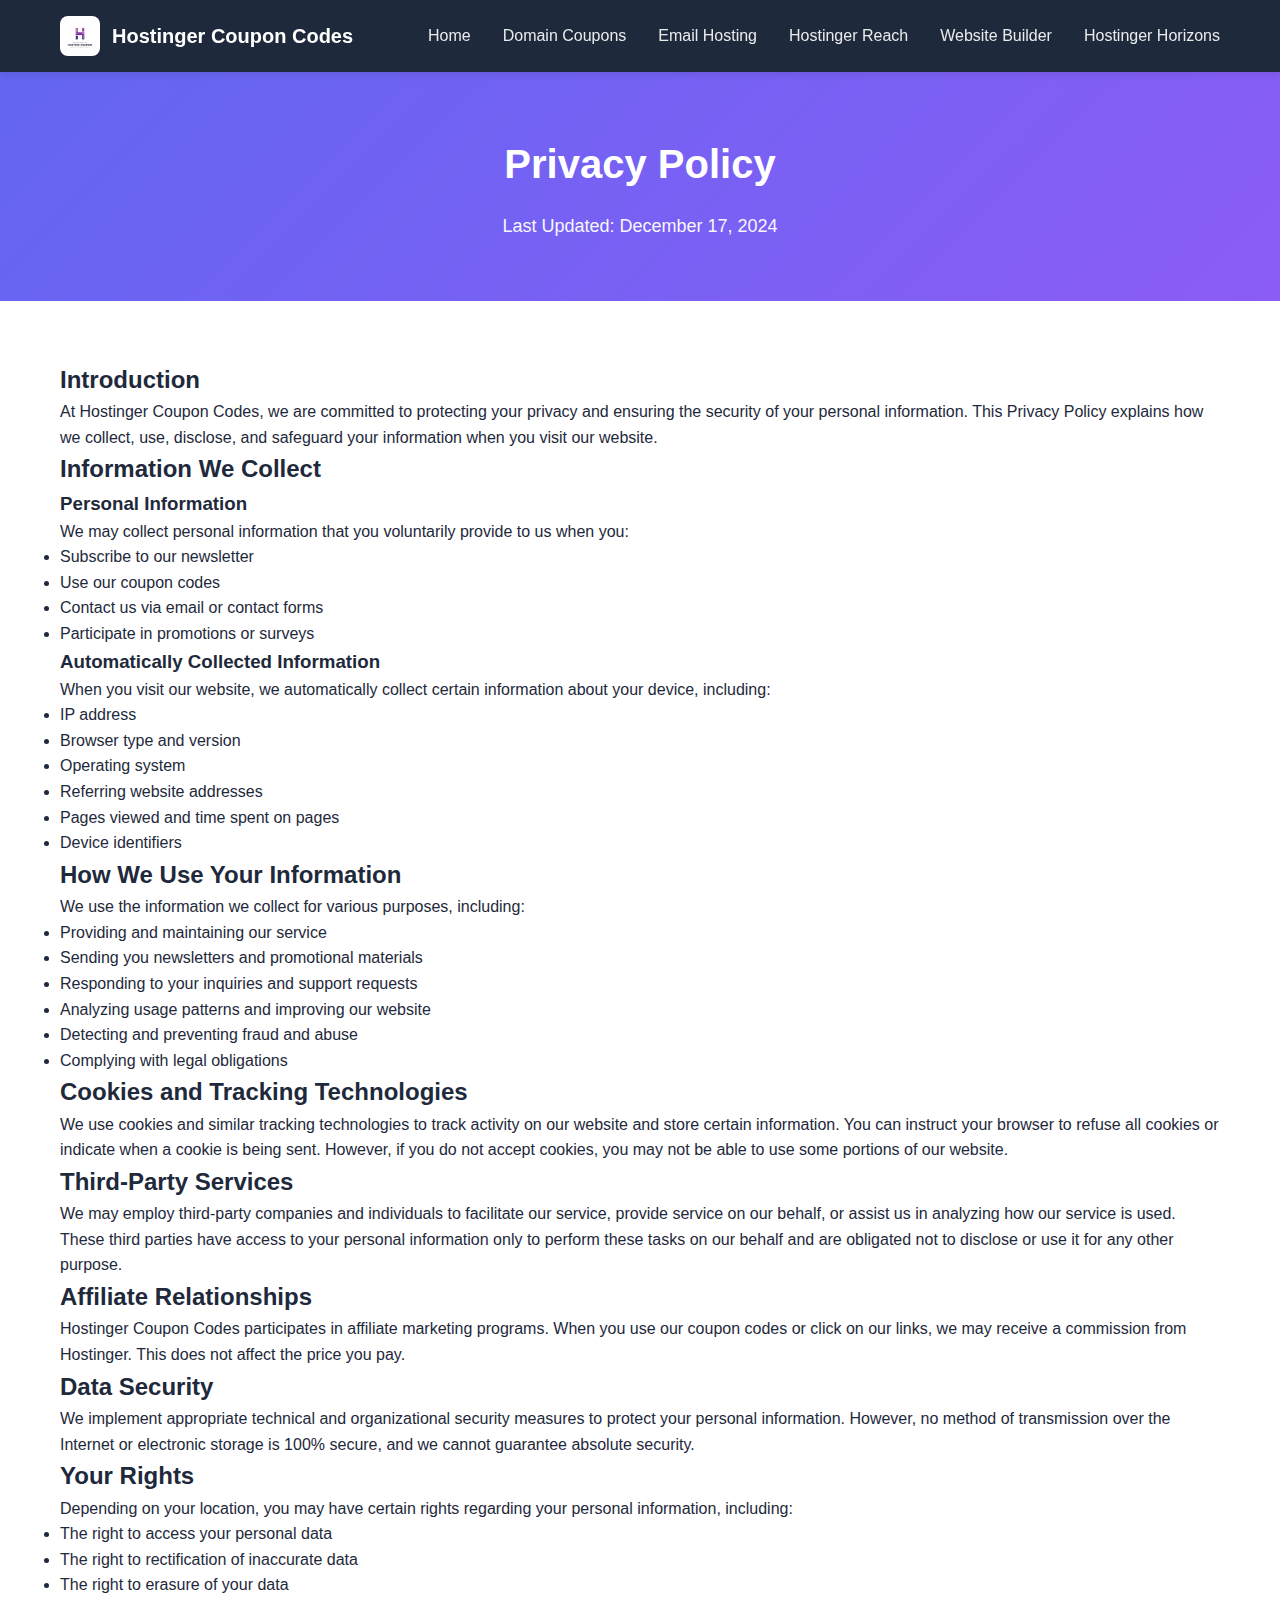
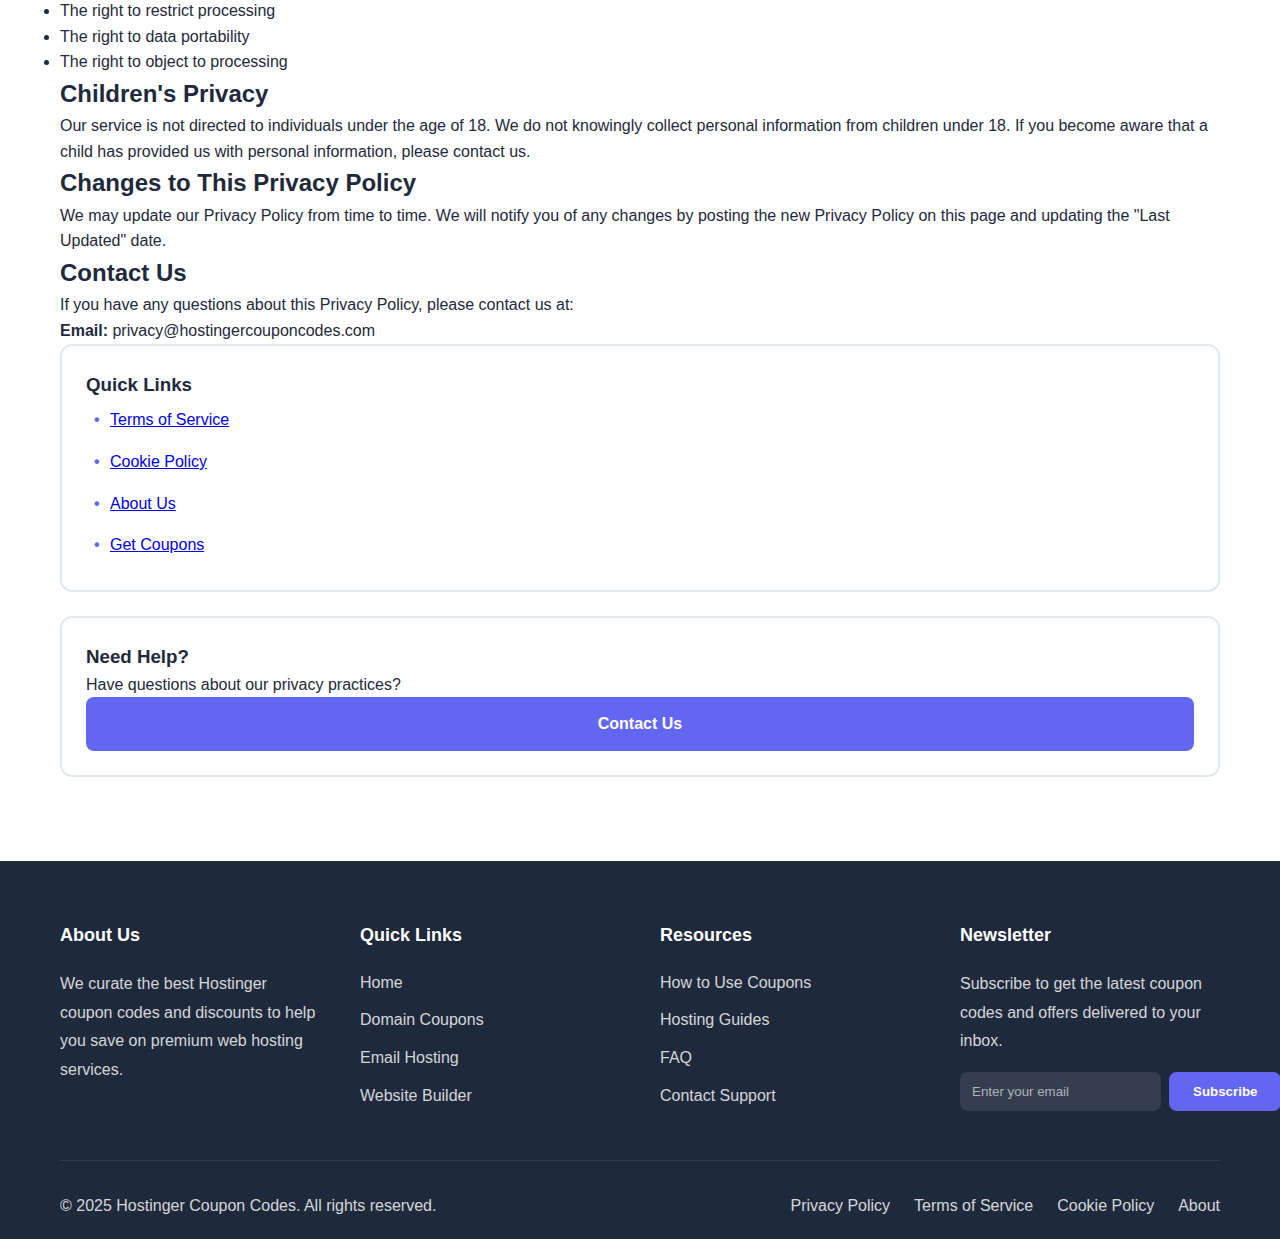
<file: privacy-policy.html>
<!DOCTYPE html>
<html lang="en">
<head>
    <meta charset="UTF-8">
    <meta name="viewport" content="width=device-width, initial-scale=1.0">
    <title>Privacy Policy - Hostinger Coupon Codes</title>
    <meta name="description" content="Learn how Hostinger Coupon Codes collects, uses, and protects your personal information. Read our comprehensive privacy policy.">
    <meta name="keywords" content="privacy policy, data protection, hostinger coupon privacy">
    <meta name="robots" content="index, follow">
    
    <meta property="og:type" content="website">
    <meta property="og:title" content="Privacy Policy - Hostinger Coupon Codes">
    <meta property="og:description" content="Our commitment to protecting your privacy and personal information.">
    
    <link rel="icon" type="image/png" sizes="32x32" href="favicon.jpg">
    <link rel="stylesheet" href="styles.css">
    
    <script type="application/ld+json">
    {
      "@context": "https://schema.org",
      "@type": "WebPage",
      "name": "Privacy Policy",
      "description": "Privacy Policy for Hostinger Coupon Codes website",
      "url": "https://hostingercouponcodes.github.io/privacy-policy.html"
    }
    </script>
</head>
<body>
    <header class="header">
        <nav class="nav-container">
            <div class="logo">
                <img src="images/logo.jpg" alt="Hostinger Coupon Codes Logo">
                <span>Hostinger Coupon Codes</span>
            </div>
            <button class="mobile-menu-toggle" aria-label="Toggle menu">
                <span></span>
                <span></span>
                <span></span>
            </button>
            <ul class="nav-menu">
                <li><a href="index.html">Home</a></li>
                <li><a href="domain-coupon.html">Domain Coupons</a></li>
                <li><a href="hostinger-emails.html">Email Hosting</a></li>
                <li><a href="hostinger-reach.html">Hostinger Reach</a></li>
                <li><a href="website-builder.html">Website Builder</a></li>
                <li><a href="hostinger-horizons.html">Hostinger Horizons</a></li>
            </ul>
        </nav>
    </header>

    <section class="page-hero">
        <div class="container">
            <h1>Privacy Policy</h1>
            <p>Last Updated: December 17, 2024</p>
        </div>
    </section>

    <section class="content-section">
        <div class="container">
            <div class="content-wrapper">
                <article class="legal-content">
                    <h2>Introduction</h2>
                    <p>At Hostinger Coupon Codes, we are committed to protecting your privacy and ensuring the security of your personal information. This Privacy Policy explains how we collect, use, disclose, and safeguard your information when you visit our website.</p>

                    <h2>Information We Collect</h2>
                    <h3>Personal Information</h3>
                    <p>We may collect personal information that you voluntarily provide to us when you:</p>
                    <ul>
                        <li>Subscribe to our newsletter</li>
                        <li>Use our coupon codes</li>
                        <li>Contact us via email or contact forms</li>
                        <li>Participate in promotions or surveys</li>
                    </ul>
                    
                    <h3>Automatically Collected Information</h3>
                    <p>When you visit our website, we automatically collect certain information about your device, including:</p>
                    <ul>
                        <li>IP address</li>
                        <li>Browser type and version</li>
                        <li>Operating system</li>
                        <li>Referring website addresses</li>
                        <li>Pages viewed and time spent on pages</li>
                        <li>Device identifiers</li>
                    </ul>

                    <h2>How We Use Your Information</h2>
                    <p>We use the information we collect for various purposes, including:</p>
                    <ul>
                        <li>Providing and maintaining our service</li>
                        <li>Sending you newsletters and promotional materials</li>
                        <li>Responding to your inquiries and support requests</li>
                        <li>Analyzing usage patterns and improving our website</li>
                        <li>Detecting and preventing fraud and abuse</li>
                        <li>Complying with legal obligations</li>
                    </ul>

                    <h2>Cookies and Tracking Technologies</h2>
                    <p>We use cookies and similar tracking technologies to track activity on our website and store certain information. You can instruct your browser to refuse all cookies or indicate when a cookie is being sent. However, if you do not accept cookies, you may not be able to use some portions of our website.</p>

                    <h2>Third-Party Services</h2>
                    <p>We may employ third-party companies and individuals to facilitate our service, provide service on our behalf, or assist us in analyzing how our service is used. These third parties have access to your personal information only to perform these tasks on our behalf and are obligated not to disclose or use it for any other purpose.</p>

                    <h2>Affiliate Relationships</h2>
                    <p>Hostinger Coupon Codes participates in affiliate marketing programs. When you use our coupon codes or click on our links, we may receive a commission from Hostinger. This does not affect the price you pay.</p>

                    <h2>Data Security</h2>
                    <p>We implement appropriate technical and organizational security measures to protect your personal information. However, no method of transmission over the Internet or electronic storage is 100% secure, and we cannot guarantee absolute security.</p>

                    <h2>Your Rights</h2>
                    <p>Depending on your location, you may have certain rights regarding your personal information, including:</p>
                    <ul>
                        <li>The right to access your personal data</li>
                        <li>The right to rectification of inaccurate data</li>
                        <li>The right to erasure of your data</li>
                        <li>The right to restrict processing</li>
                        <li>The right to data portability</li>
                        <li>The right to object to processing</li>
                    </ul>

                    <h2>Children's Privacy</h2>
                    <p>Our service is not directed to individuals under the age of 18. We do not knowingly collect personal information from children under 18. If you become aware that a child has provided us with personal information, please contact us.</p>

                    <h2>Changes to This Privacy Policy</h2>
                    <p>We may update our Privacy Policy from time to time. We will notify you of any changes by posting the new Privacy Policy on this page and updating the "Last Updated" date.</p>

                    <h2>Contact Us</h2>
                    <p>If you have any questions about this Privacy Policy, please contact us at:</p>
                    <p><strong>Email:</strong> privacy@hostingercouponcodes.com</p>
                </article>

                <aside class="sidebar">
                    <div class="sidebar-widget">
                        <h3>Quick Links</h3>
                        <ul class="sidebar-links">
                            <li><a href="terms-of-service.html">Terms of Service</a></li>
                            <li><a href="cookie-policy.html">Cookie Policy</a></li>
                            <li><a href="about.html">About Us</a></li>
                            <li><a href="index.html#coupons">Get Coupons</a></li>
                        </ul>
                    </div>
                    
                    <div class="sidebar-widget">
                        <h3>Need Help?</h3>
                        <p>Have questions about our privacy practices?</p>
                        <a href="mailto:privacy@hostingercouponcodes.com" class="btn btn-primary btn-block">Contact Us</a>
                    </div>
                </aside>
            </div>
        </div>
    </section>

     <!-- Footer -->
    <footer class="footer">
        <div class="container">
            <div class="footer-grid">
                <!-- Column 1 -->
                <div class="footer-col">
                    <h4>About Us</h4>
                    <p>We curate the best Hostinger coupon codes and discounts to help you save on premium web hosting services.</p>                    
                </div>

                <!-- Column 2 -->
                <div class="footer-col">
                    <h4>Quick Links</h4>
                    <ul>
                        <li><a href="index.html">Home</a></li>
                        <li><a href="domain-coupon.html">Domain Coupons</a></li>
                        <li><a href="hostinger-emails.html">Email Hosting</a></li>
                        <li><a href="website-builder.html">Website Builder</a></li>
                    </ul>
                </div>

                <!-- Column 3 -->
                <div class="footer-col">
                    <h4>Resources</h4>
                    <ul>
                        <li><a href="#">How to Use Coupons</a></li>
                        <li><a href="#">Hosting Guides</a></li>
                        <li><a href="#">FAQ</a></li>
                        <li><a href="#">Contact Support</a></li>
                    </ul>
                </div>

                <!-- Column 4 -->
                <div class="footer-col">
                    <h4>Newsletter</h4>
                    <p>Subscribe to get the latest coupon codes and offers delivered to your inbox.</p>
                    <form class="newsletter-form" onsubmit="return subscribeNewsletter(event)">
                        <input type="email" placeholder="Enter your email" required>
                        <button type="submit">Subscribe</button>
                    </form>
                </div>
            </div>

            <div class="footer-bottom">
                <p>&copy; 2025 Hostinger Coupon Codes. All rights reserved.</p>
                <div class="footer-links">
                    <a href="/privacy-policy">Privacy Policy</a>
                    <a href="/terms-of-service">Terms of Service</a>
                    <a href="/cookie-policy">Cookie Policy</a>
                    <a href="/about">About</a>
                </div>
            </div>
        </div>
    </footer>

    <div id="toast" class="toast"></div>
    <script src="script.js"></script>
</body>
</html>
</file>
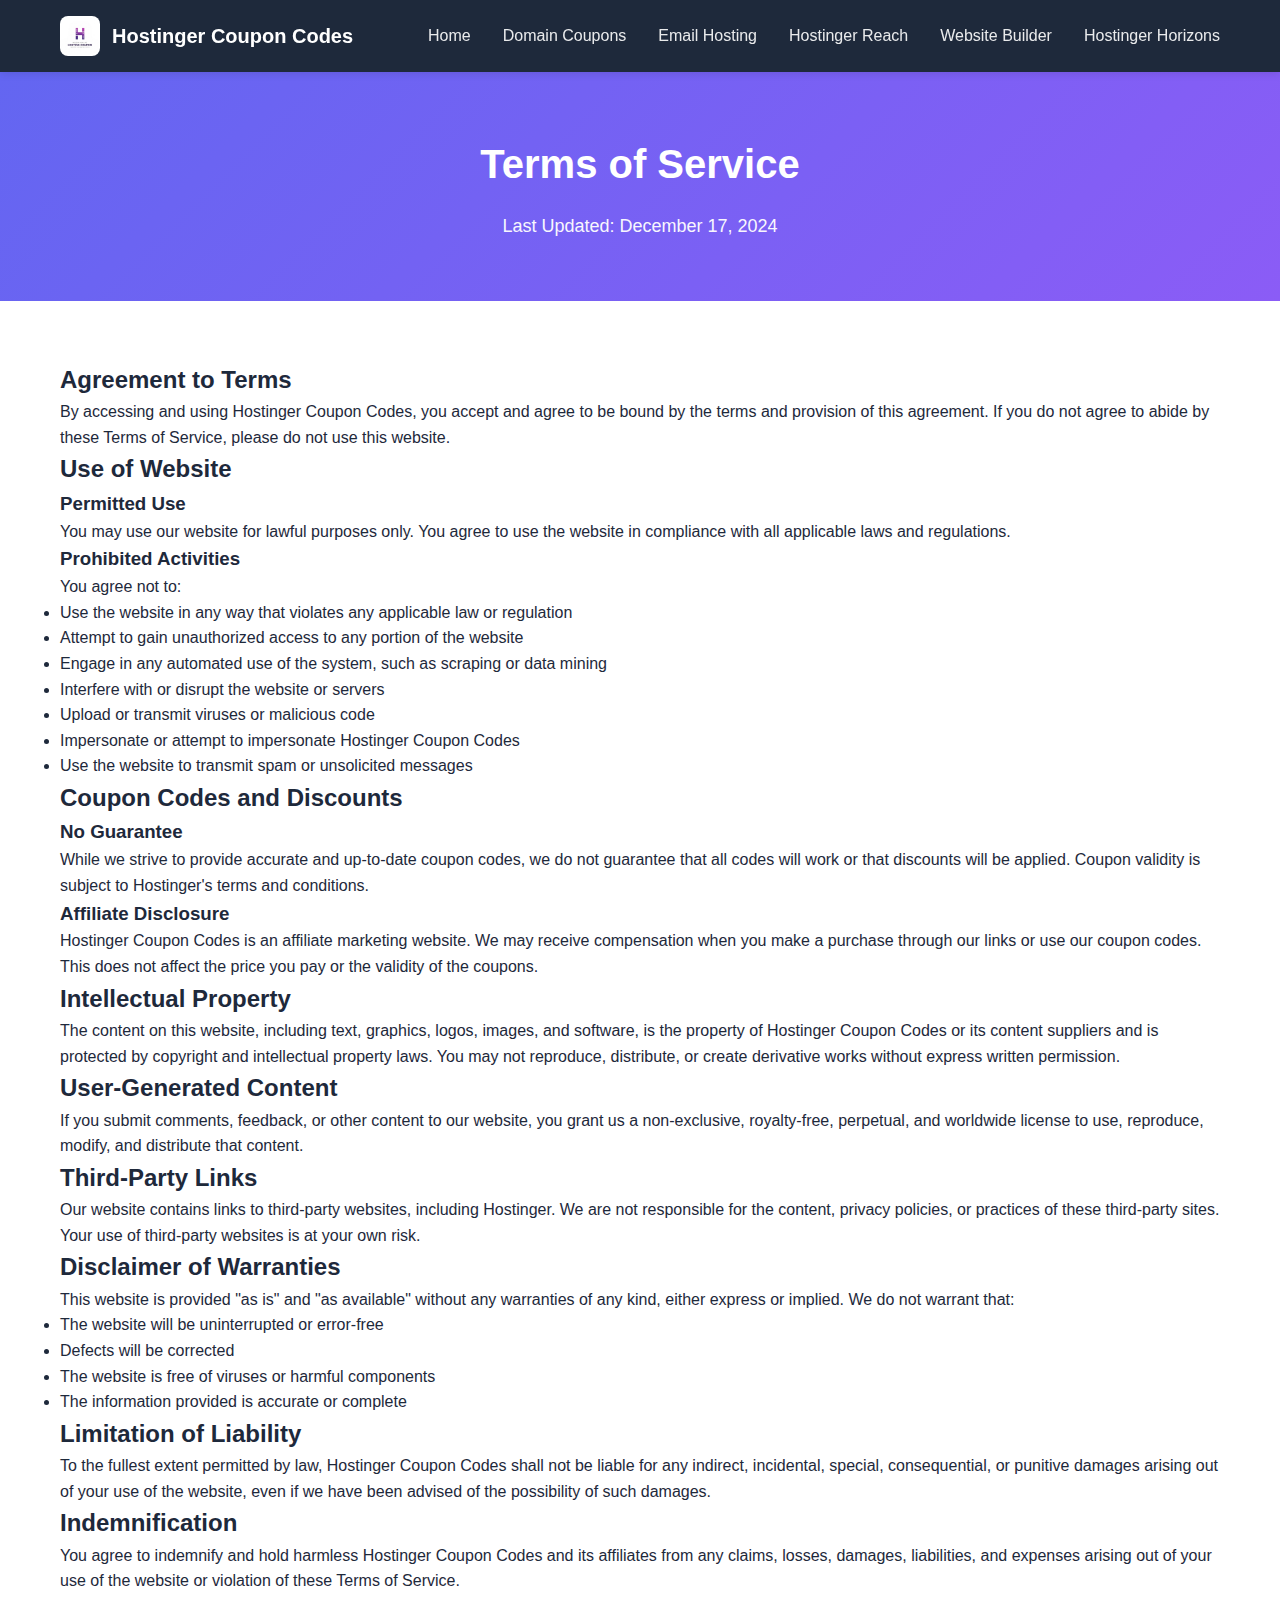
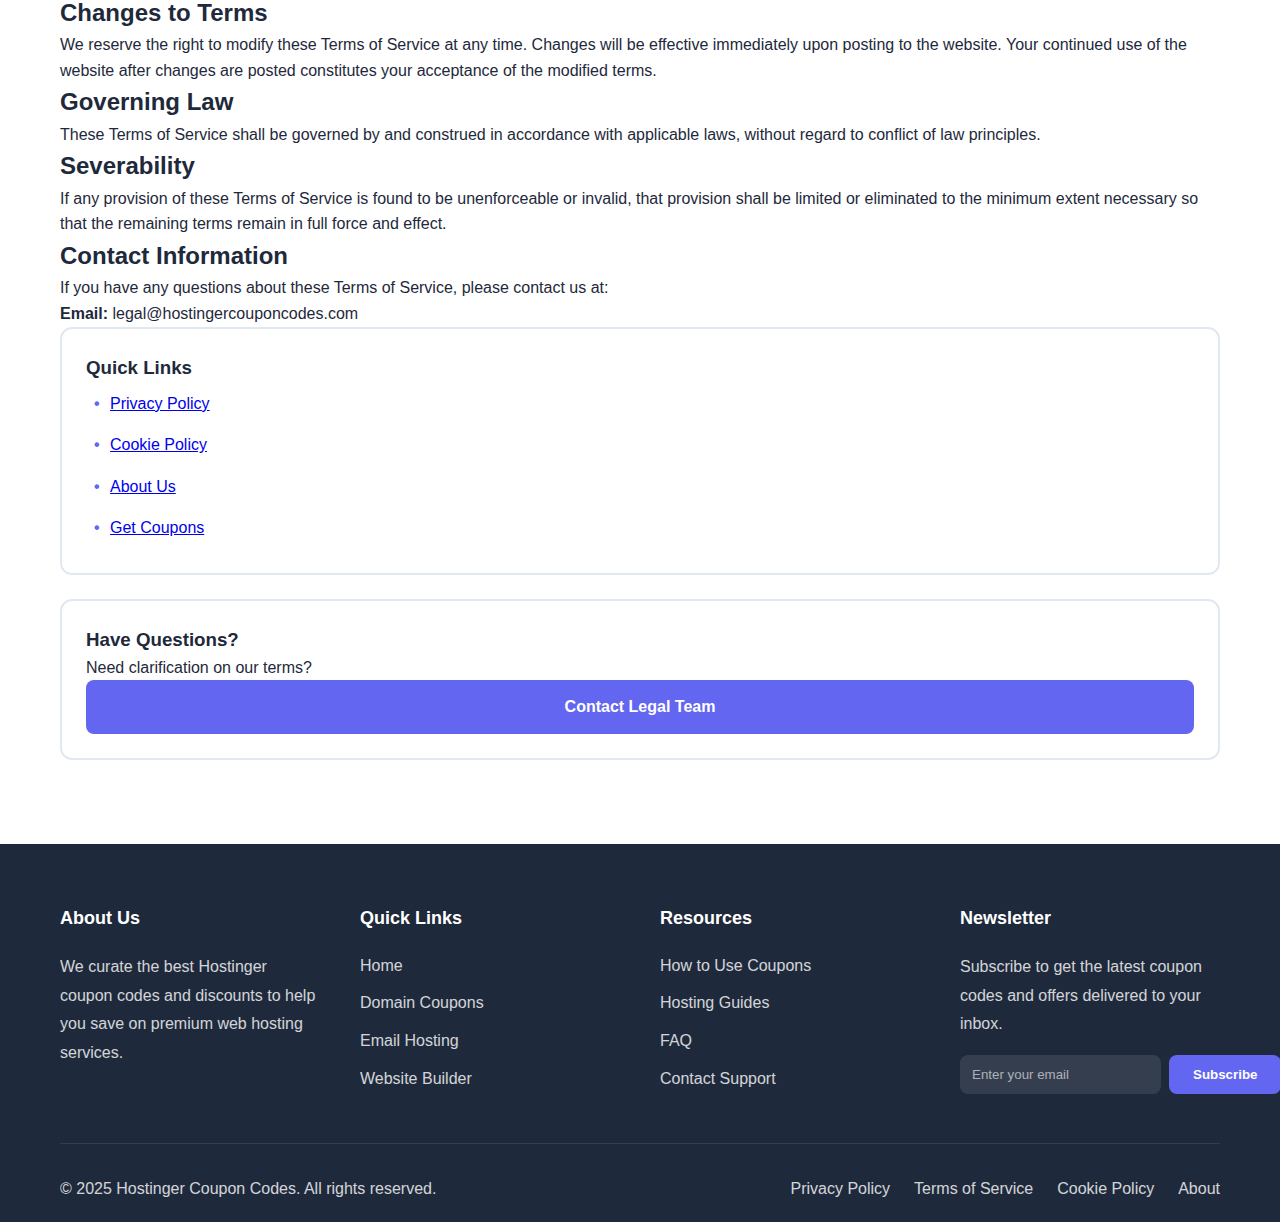
<file: terms-of-service.html>
<!DOCTYPE html>
<html lang="en">
<head>
    <meta charset="UTF-8">
    <meta name="viewport" content="width=device-width, initial-scale=1.0">
    <title>Terms of Service - Hostinger Coupon Codes</title>
    <meta name="description" content="Read the terms and conditions for using Hostinger Coupon Codes. Understand your rights and responsibilities.">
    <meta name="keywords" content="terms of service, terms and conditions, hostinger coupon terms">
    <meta name="robots" content="index, follow">
    
    <meta property="og:type" content="website">
    <meta property="og:title" content="Terms of Service - Hostinger Coupon Codes">
    <meta property="og:description" content="Terms and conditions for using Hostinger Coupon Codes website.">
    
    <link rel="icon" type="image/png" sizes="32x32" href="favicon.jpg">
    <link rel="stylesheet" href="styles.css">
    
    <script type="application/ld+json">
    {
      "@context": "https://schema.org",
      "@type": "WebPage",
      "name": "Terms of Service",
      "description": "Terms of Service for Hostinger Coupon Codes website",
      "url": "https://hostingercouponcodes.github.io/terms-of-service.html"
    }
    </script>
</head>
<body>
    <header class="header">
        <nav class="nav-container">
            <div class="logo">
                <img src="images/logo.jpg" alt="Hostinger Coupon Codes Logo">
                <span>Hostinger Coupon Codes</span>
            </div>
            <button class="mobile-menu-toggle" aria-label="Toggle menu">
                <span></span>
                <span></span>
                <span></span>
            </button>
            <ul class="nav-menu">
                <li><a href="index.html">Home</a></li>
                <li><a href="domain-coupon.html">Domain Coupons</a></li>
                <li><a href="hostinger-emails.html">Email Hosting</a></li>
                <li><a href="hostinger-reach.html">Hostinger Reach</a></li>
                <li><a href="website-builder.html">Website Builder</a></li>
                <li><a href="hostinger-horizons.html">Hostinger Horizons</a></li>
            </ul>
        </nav>
    </header>

    <section class="page-hero">
        <div class="container">
            <h1>Terms of Service</h1>
            <p>Last Updated: December 17, 2024</p>
        </div>
    </section>

    <section class="content-section">
        <div class="container">
            <div class="content-wrapper">
                <article class="legal-content">
                    <h2>Agreement to Terms</h2>
                    <p>By accessing and using Hostinger Coupon Codes, you accept and agree to be bound by the terms and provision of this agreement. If you do not agree to abide by these Terms of Service, please do not use this website.</p>

                    <h2>Use of Website</h2>
                    <h3>Permitted Use</h3>
                    <p>You may use our website for lawful purposes only. You agree to use the website in compliance with all applicable laws and regulations.</p>
                    
                    <h3>Prohibited Activities</h3>
                    <p>You agree not to:</p>
                    <ul>
                        <li>Use the website in any way that violates any applicable law or regulation</li>
                        <li>Attempt to gain unauthorized access to any portion of the website</li>
                        <li>Engage in any automated use of the system, such as scraping or data mining</li>
                        <li>Interfere with or disrupt the website or servers</li>
                        <li>Upload or transmit viruses or malicious code</li>
                        <li>Impersonate or attempt to impersonate Hostinger Coupon Codes</li>
                        <li>Use the website to transmit spam or unsolicited messages</li>
                    </ul>

                    <h2>Coupon Codes and Discounts</h2>
                    <h3>No Guarantee</h3>
                    <p>While we strive to provide accurate and up-to-date coupon codes, we do not guarantee that all codes will work or that discounts will be applied. Coupon validity is subject to Hostinger's terms and conditions.</p>
                    
                    <h3>Affiliate Disclosure</h3>
                    <p>Hostinger Coupon Codes is an affiliate marketing website. We may receive compensation when you make a purchase through our links or use our coupon codes. This does not affect the price you pay or the validity of the coupons.</p>

                    <h2>Intellectual Property</h2>
                    <p>The content on this website, including text, graphics, logos, images, and software, is the property of Hostinger Coupon Codes or its content suppliers and is protected by copyright and intellectual property laws. You may not reproduce, distribute, or create derivative works without express written permission.</p>

                    <h2>User-Generated Content</h2>
                    <p>If you submit comments, feedback, or other content to our website, you grant us a non-exclusive, royalty-free, perpetual, and worldwide license to use, reproduce, modify, and distribute that content.</p>

                    <h2>Third-Party Links</h2>
                    <p>Our website contains links to third-party websites, including Hostinger. We are not responsible for the content, privacy policies, or practices of these third-party sites. Your use of third-party websites is at your own risk.</p>

                    <h2>Disclaimer of Warranties</h2>
                    <p>This website is provided "as is" and "as available" without any warranties of any kind, either express or implied. We do not warrant that:</p>
                    <ul>
                        <li>The website will be uninterrupted or error-free</li>
                        <li>Defects will be corrected</li>
                        <li>The website is free of viruses or harmful components</li>
                        <li>The information provided is accurate or complete</li>
                    </ul>

                    <h2>Limitation of Liability</h2>
                    <p>To the fullest extent permitted by law, Hostinger Coupon Codes shall not be liable for any indirect, incidental, special, consequential, or punitive damages arising out of your use of the website, even if we have been advised of the possibility of such damages.</p>

                    <h2>Indemnification</h2>
                    <p>You agree to indemnify and hold harmless Hostinger Coupon Codes and its affiliates from any claims, losses, damages, liabilities, and expenses arising out of your use of the website or violation of these Terms of Service.</p>

                    <h2>Changes to Terms</h2>
                    <p>We reserve the right to modify these Terms of Service at any time. Changes will be effective immediately upon posting to the website. Your continued use of the website after changes are posted constitutes your acceptance of the modified terms.</p>

                    <h2>Governing Law</h2>
                    <p>These Terms of Service shall be governed by and construed in accordance with applicable laws, without regard to conflict of law principles.</p>

                    <h2>Severability</h2>
                    <p>If any provision of these Terms of Service is found to be unenforceable or invalid, that provision shall be limited or eliminated to the minimum extent necessary so that the remaining terms remain in full force and effect.</p>

                    <h2>Contact Information</h2>
                    <p>If you have any questions about these Terms of Service, please contact us at:</p>
                    <p><strong>Email:</strong> legal@hostingercouponcodes.com</p>
                </article>

                <aside class="sidebar">
                    <div class="sidebar-widget">
                        <h3>Quick Links</h3>
                        <ul class="sidebar-links">
                            <li><a href="privacy-policy.html">Privacy Policy</a></li>
                            <li><a href="cookie-policy.html">Cookie Policy</a></li>
                            <li><a href="about.html">About Us</a></li>
                            <li><a href="index.html#coupons">Get Coupons</a></li>
                        </ul>
                    </div>
                    
                    <div class="sidebar-widget">
                        <h3>Have Questions?</h3>
                        <p>Need clarification on our terms?</p>
                        <a href="mailto:legal@hostingercouponcodes.com" class="btn btn-primary btn-block">Contact Legal Team</a>
                    </div>
                </aside>
            </div>
        </div>
    </section>

     <!-- Footer -->
    <footer class="footer">
        <div class="container">
            <div class="footer-grid">
                <!-- Column 1 -->
                <div class="footer-col">
                    <h4>About Us</h4>
                    <p>We curate the best Hostinger coupon codes and discounts to help you save on premium web hosting services.</p>                    
                </div>

                <!-- Column 2 -->
                <div class="footer-col">
                    <h4>Quick Links</h4>
                    <ul>
                        <li><a href="index.html">Home</a></li>
                        <li><a href="domain-coupon.html">Domain Coupons</a></li>
                        <li><a href="hostinger-emails.html">Email Hosting</a></li>
                        <li><a href="website-builder.html">Website Builder</a></li>
                    </ul>
                </div>

                <!-- Column 3 -->
                <div class="footer-col">
                    <h4>Resources</h4>
                    <ul>
                        <li><a href="#">How to Use Coupons</a></li>
                        <li><a href="#">Hosting Guides</a></li>
                        <li><a href="#">FAQ</a></li>
                        <li><a href="#">Contact Support</a></li>
                    </ul>
                </div>

                <!-- Column 4 -->
                <div class="footer-col">
                    <h4>Newsletter</h4>
                    <p>Subscribe to get the latest coupon codes and offers delivered to your inbox.</p>
                    <form class="newsletter-form" onsubmit="return subscribeNewsletter(event)">
                        <input type="email" placeholder="Enter your email" required>
                        <button type="submit">Subscribe</button>
                    </form>
                </div>
            </div>

            <div class="footer-bottom">
                <p>&copy; 2025 Hostinger Coupon Codes. All rights reserved.</p>
                <div class="footer-links">
                    <a href="/privacy-policy">Privacy Policy</a>
                    <a href="/terms-of-service">Terms of Service</a>
                    <a href="/cookie-policy">Cookie Policy</a>
                    <a href="/about">About</a>
                </div>
            </div>
        </div>
    </footer>

    <div id="toast" class="toast"></div>
    <script src="script.js"></script>
</body>
</html>
</file>
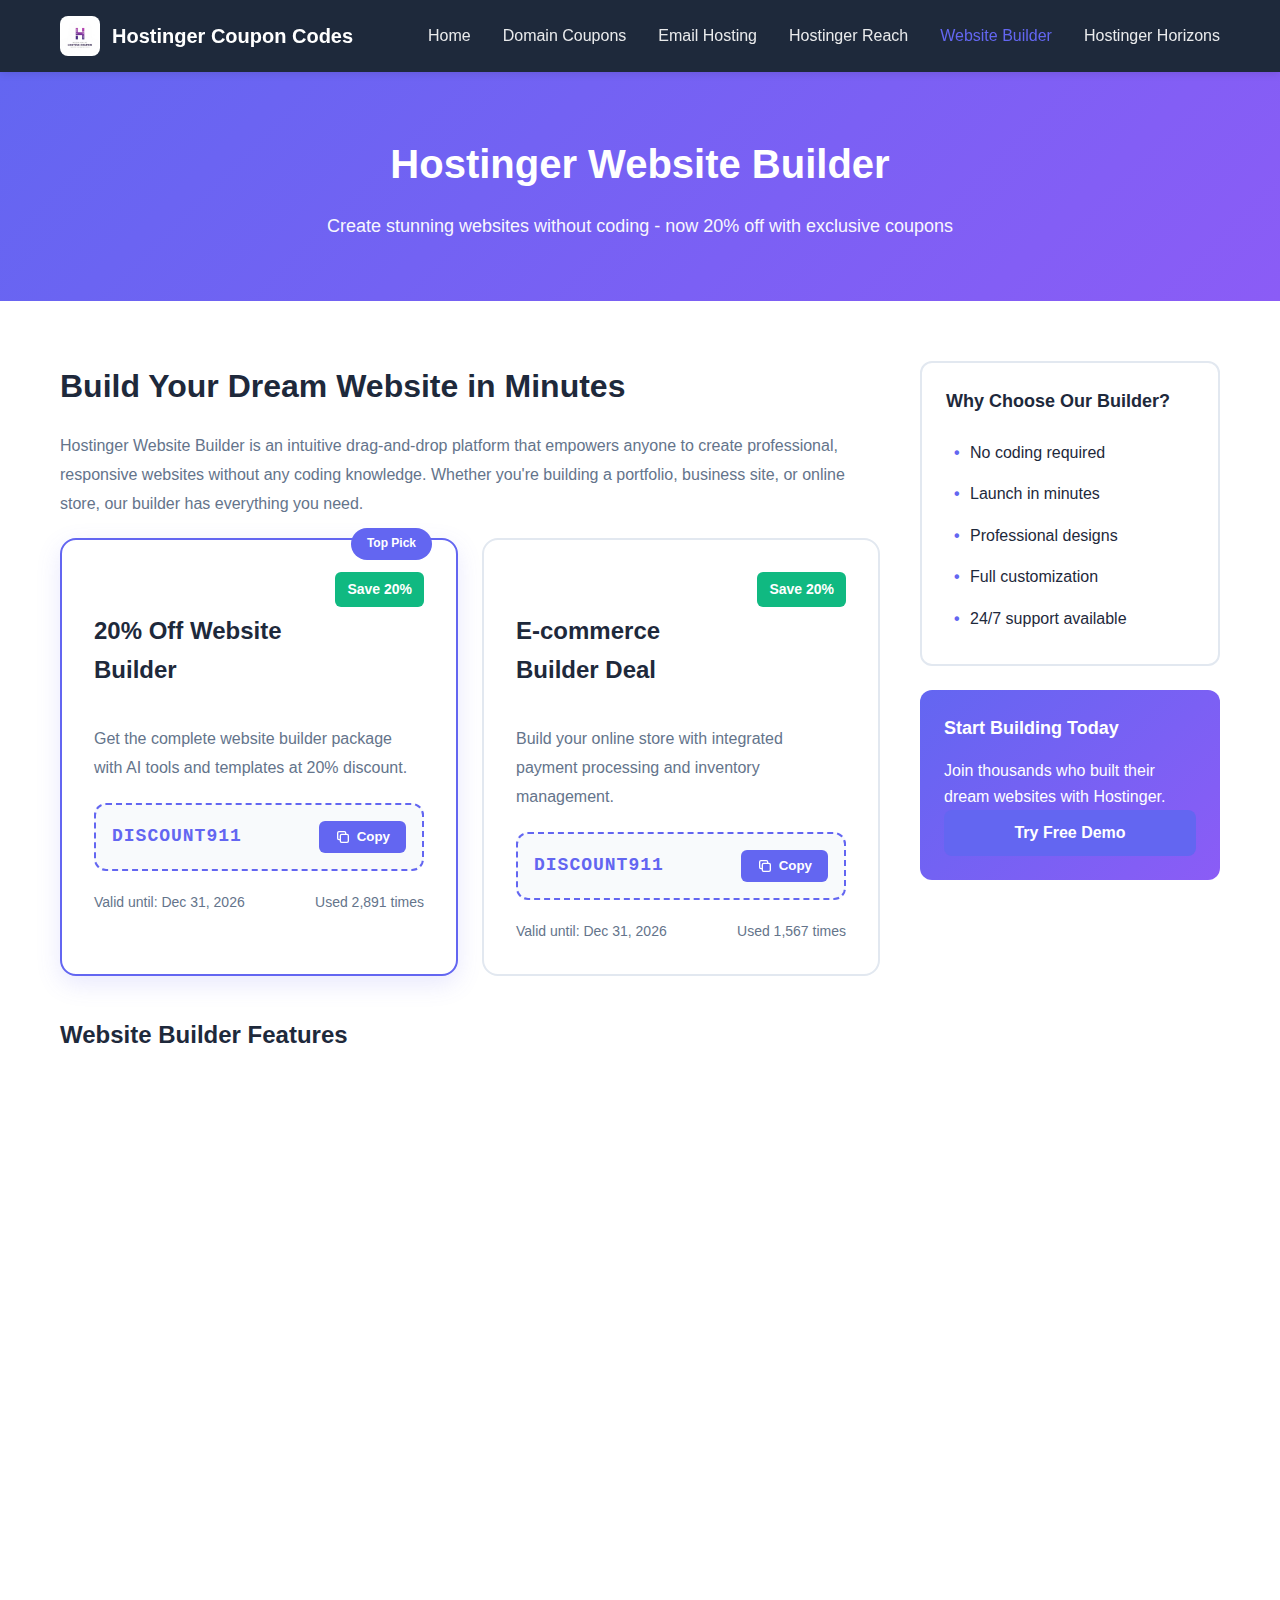
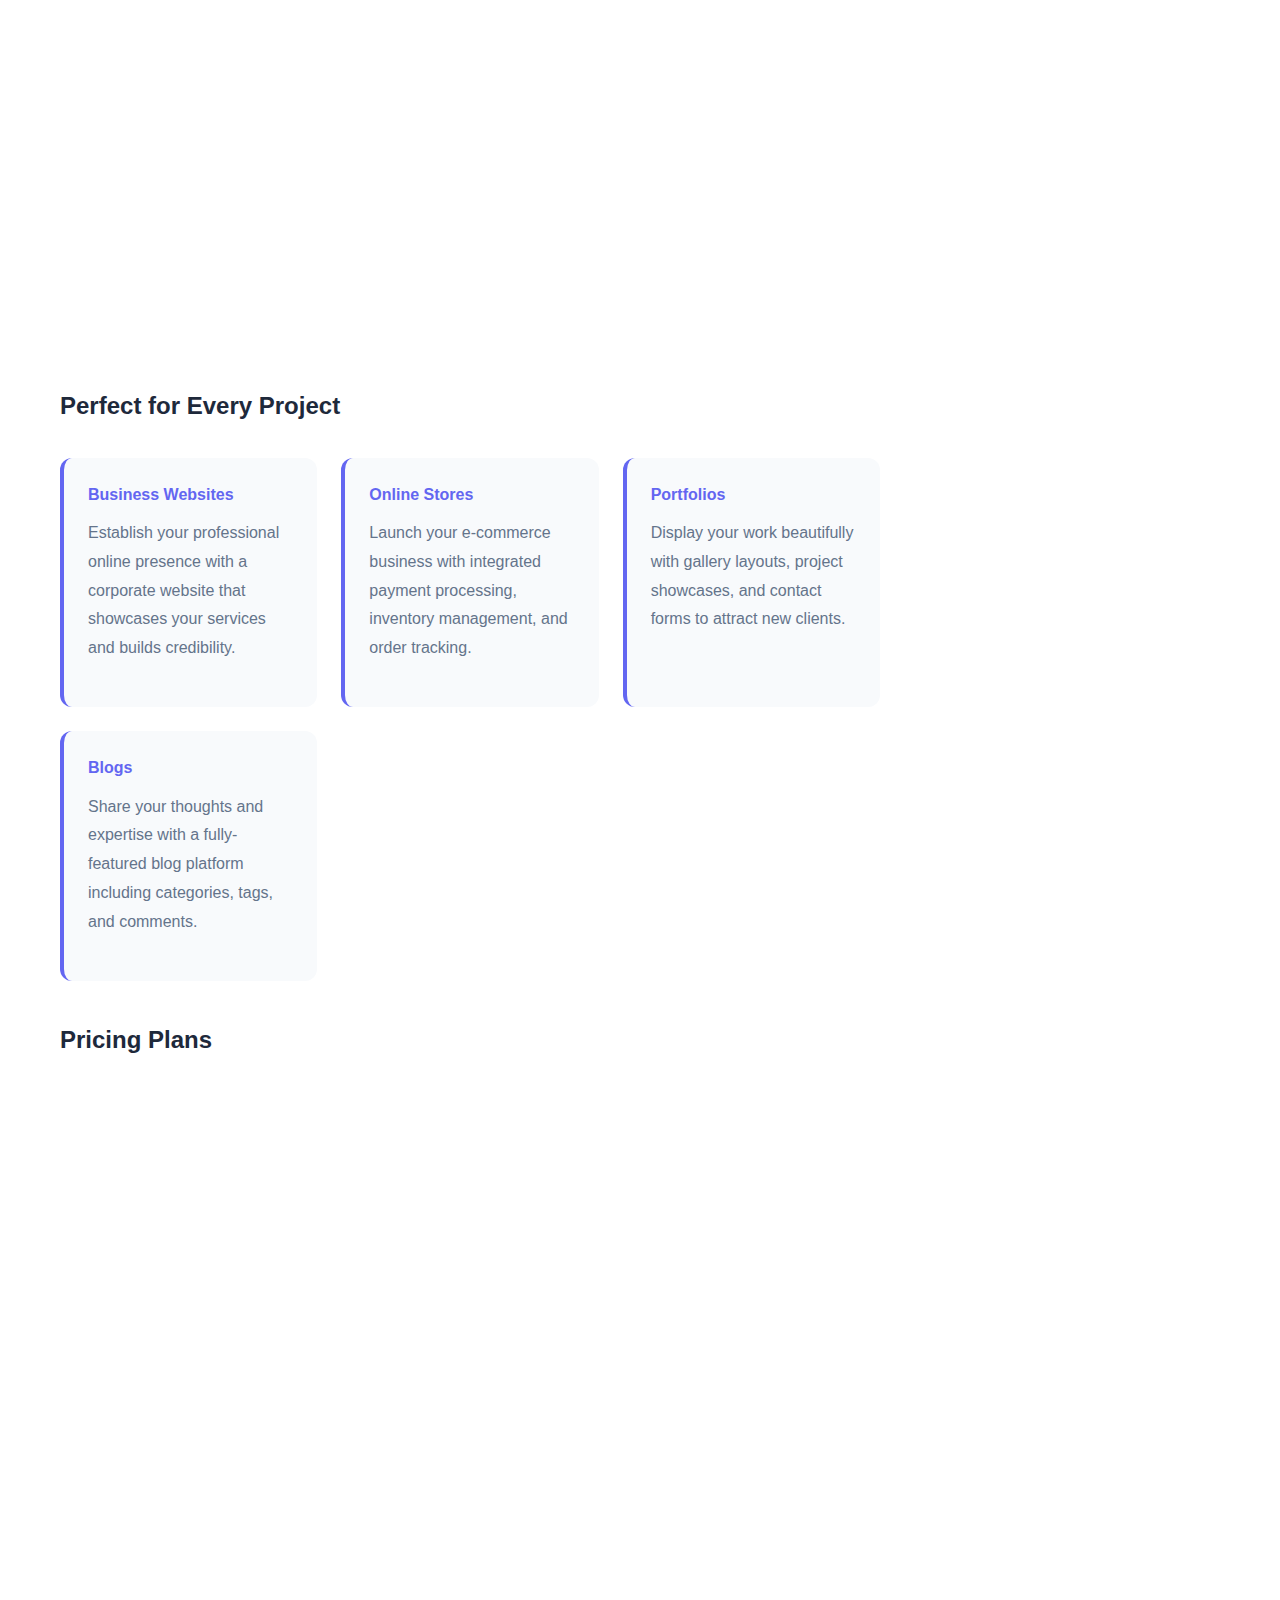
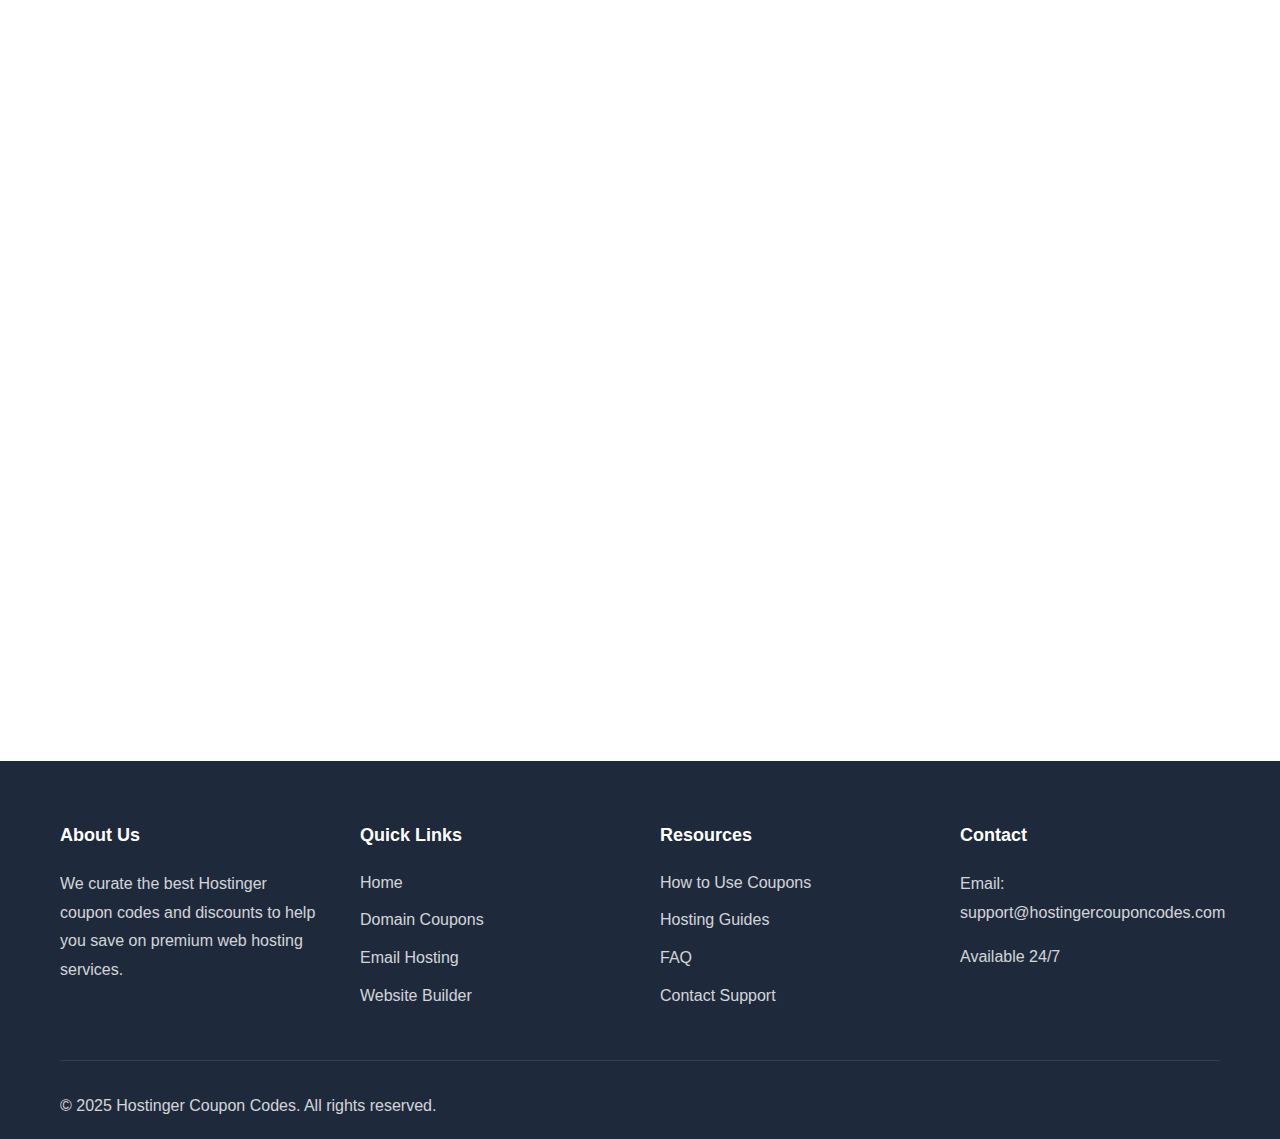
<file: website-builder.html>
<!DOCTYPE html>
<html lang="en">
<head>
    <meta charset="UTF-8">
    <meta name="viewport" content="width=device-width, initial-scale=1.0">
    <title>Hostinger Website Builder Coupons - Save 20% on Site Builder</title>
    <meta name="description" content="Get 20% off Hostinger Website Builder with our exclusive coupon codes. Create stunning websites with drag-and-drop builder, no coding required.">
    <meta name="keywords" content="website builder, drag and drop, site builder, hostinger builder, website maker">
    <meta name="robots" content="index, follow">
    
    <link rel="icon" type="image/png" sizes="32x32" href="favicon.jpg">
    <link rel="stylesheet" href="styles.css">
    
    <script type="application/ld+json">
    {
      "@context": "https://schema.org",
      "@type": "SoftwareApplication",
      "name": "Hostinger Website Builder",
      "description": "Intuitive drag-and-drop website builder with 150+ templates, AI-powered tools, mobile responsive designs, and e-commerce features. Build professional websites without coding.",
      "applicationCategory": "WebApplication",
      "operatingSystem": "Web",
      "brand": {
        "@type": "Brand",
        "name": "Hostinger"
      },
      "offers": {
        "@type": "Offer",
        "url": "https://hostingercouponcodes.github.io/website-builder.html",
        "priceCurrency": "USD",
        "price": "2.39",
        "priceValidUntil": "2026-12-31",
        "availability": "https://schema.org/InStock",
        "seller": {
          "@type": "Organization",
          "name": "Hostinger"
        }
      }
    }
    </script>
</head>
<body>
    <header class="header">
        <nav class="nav-container">
            <div class="logo">
                <img src="images/logo.jpg" alt="Hostinger Coupon Codes Logo">
                <span>Hostinger Coupon Codes</span>
            </div>
            <button class="mobile-menu-toggle" aria-label="Toggle menu">
                <span></span>
                <span></span>
                <span></span>
            </button>
            <ul class="nav-menu">
                <li><a href="index.html">Home</a></li>
                <li><a href="domain-coupon.html">Domain Coupons</a></li>
                <li><a href="hostinger-emails.html">Email Hosting</a></li>
                <li><a href="hostinger-reach.html">Hostinger Reach</a></li>
                <li><a href="website-builder.html" class="active">Website Builder</a></li>
                <li><a href="hostinger-horizons.html">Hostinger Horizons</a></li>
            </ul>
        </nav>
    </header>

    <section class="page-hero">
        <div class="container">
            <h1>Hostinger Website Builder</h1>
            <p>Create stunning websites without coding - now 20% off with exclusive coupons</p>
        </div>
    </section>

    <section class="content-section">
        <div class="container">
            <div class="content-layout">
                <div class="main-content">
                    <h2>Build Your Dream Website in Minutes</h2>
                    <p>Hostinger Website Builder is an intuitive drag-and-drop platform that empowers anyone to create professional, responsive websites without any coding knowledge. Whether you're building a portfolio, business site, or online store, our builder has everything you need.</p>

                    <div class="coupons-grid">
                        <div class="coupon-card featured">
                            <div class="coupon-badge">Top Pick</div>
                            <div class="coupon-header">
                                <h3>20% Off Website Builder</h3>
                                <div class="discount-badge">Save 20%</div>
                            </div>
                            <p class="coupon-description">Get the complete website builder package with AI tools and templates at 20% discount.</p>
                            <div class="coupon-code-wrapper">
                                <div class="coupon-code">
                                    <span class="code-text">DISCOUNT911</span>
                                    <button class="copy-btn" onclick="copyCoupon(this, 'DISCOUNT911')">
                                        <svg width="16" height="16" fill="none" stroke="currentColor" viewBox="0 0 24 24">
                                            <path stroke-linecap="round" stroke-linejoin="round" stroke-width="2" d="M8 16H6a2 2 0 01-2-2V6a2 2 0 012-2h8a2 2 0 012 2v2m-6 12h8a2 2 0 002-2v-8a2 2 0 00-2-2h-8a2 2 0 00-2 2v8a2 2 0 002 2z"></path>
                                        </svg>
                                        Copy
                                    </button>
                                </div>
                            </div>
                            <div class="coupon-meta">
                                <span class="expiry">Valid until: Dec 31, 2026</span>
                                <span class="used-count">Used 2,891 times</span>
                            </div>
                        </div>

                        <div class="coupon-card">
                            <div class="coupon-header">
                                <h3>E-commerce Builder Deal</h3>
                                <div class="discount-badge">Save 20%</div>
                            </div>
                            <p class="coupon-description">Build your online store with integrated payment processing and inventory management.</p>
                            <div class="coupon-code-wrapper">
                                <div class="coupon-code">
                                    <span class="code-text">DISCOUNT911</span>
                                    <button class="copy-btn" onclick="copyCoupon(this, 'DISCOUNT911')">
                                        <svg width="16" height="16" fill="none" stroke="currentColor" viewBox="0 0 24 24">
                                            <path stroke-linecap="round" stroke-linejoin="round" stroke-width="2" d="M8 16H6a2 2 0 01-2-2V6a2 2 0 012-2h8a2 2 0 012 2v2m-6 12h8a2 2 0 002-2v-8a2 2 0 00-2-2h-8a2 2 0 00-2 2v8a2 2 0 002 2z"></path>
                                        </svg>
                                        Copy
                                    </button>
                                </div>
                            </div>
                            <div class="coupon-meta">
                                <span class="expiry">Valid until: Dec 31, 2026</span>
                                <span class="used-count">Used 1,567 times</span>
                            </div>
                        </div>
                    </div>

                    <h3>Website Builder Features</h3>
                    <div class="features-grid">
                        <div class="feature-card">
                            <div class="feature-icon">
                                <svg width="32" height="32" fill="none" stroke="currentColor" viewBox="0 0 24 24">
                                    <path stroke-linecap="round" stroke-linejoin="round" stroke-width="2" d="M7 21a4 4 0 01-4-4V5a2 2 0 012-2h4a2 2 0 012 2v12a4 4 0 01-4 4zm0 0h12a2 2 0 002-2v-4a2 2 0 00-2-2h-2.343M11 7.343l1.657-1.657a2 2 0 012.828 0l2.829 2.829a2 2 0 010 2.828l-8.486 8.485M7 17h.01"></path>
                                </svg>
                            </div>
                            <h4>Drag & Drop Editor</h4>
                            <p>Intuitive interface lets you build pages by simply dragging and dropping elements.</p>
                        </div>

                        <div class="feature-card">
                            <div class="feature-icon">
                                <svg width="32" height="32" fill="none" stroke="currentColor" viewBox="0 0 24 24">
                                    <path stroke-linecap="round" stroke-linejoin="round" stroke-width="2" d="M9.75 17L9 20l-1 1h8l-1-1-.75-3M3 13h18M5 17h14a2 2 0 002-2V5a2 2 0 00-2-2H5a2 2 0 00-2 2v10a2 2 0 002 2z"></path>
                                </svg>
                            </div>
                            <h4>Mobile Responsive</h4>
                            <p>All websites automatically adapt to look perfect on any device or screen size.</p>
                        </div>

                        <div class="feature-card">
                            <div class="feature-icon">
                                <svg width="32" height="32" fill="none" stroke="currentColor" viewBox="0 0 24 24">
                                    <path stroke-linecap="round" stroke-linejoin="round" stroke-width="2" d="M4 5a1 1 0 011-1h14a1 1 0 011 1v2a1 1 0 01-1 1H5a1 1 0 01-1-1V5zM4 13a1 1 0 011-1h6a1 1 0 011 1v6a1 1 0 01-1 1H5a1 1 0 01-1-1v-6zM16 13a1 1 0 011-1h2a1 1 0 011 1v6a1 1 0 01-1 1h-2a1 1 0 01-1-1v-6z"></path>
                                </svg>
                            </div>
                            <h4>AI-Powered Tools</h4>
                            <p>Leverage AI to generate content, suggest layouts, and optimize your website.</p>
                        </div>

                        <div class="feature-card">
                            <div class="feature-icon">
                                <svg width="32" height="32" fill="none" stroke="currentColor" viewBox="0 0 24 24">
                                    <path stroke-linecap="round" stroke-linejoin="round" stroke-width="2" d="M9.663 17h4.673M12 3v1m6.364 1.636l-.707.707M21 12h-1M4 12H3m3.343-5.657l-.707-.707m2.828 9.9a5 5 0 117.072 0l-.548.547A3.374 3.374 0 0014 18.469V19a2 2 0 11-4 0v-.531c0-.895-.356-1.754-.988-2.386l-.548-.547z"></path>
                                </svg>
                            </div>
                            <h4>150+ Templates</h4>
                            <p>Choose from professionally designed templates for every industry and purpose.</p>
                        </div>

                        <div class="feature-card">
                            <div class="feature-icon">
                                <svg width="32" height="32" fill="none" stroke="currentColor" viewBox="0 0 24 24">
                                    <path stroke-linecap="round" stroke-linejoin="round" stroke-width="2" d="M16 11V7a4 4 0 00-8 0v4M5 9h14l1 12H4L5 9z"></path>
                                </svg>
                            </div>
                            <h4>E-commerce Ready</h4>
                            <p>Sell products online with built-in shopping cart and payment integration.</p>
                        </div>

                        <div class="feature-card">
                            <div class="feature-icon">
                                <svg width="32" height="32" fill="none" stroke="currentColor" viewBox="0 0 24 24">
                                    <path stroke-linecap="round" stroke-linejoin="round" stroke-width="2" d="M21 21l-6-6m2-5a7 7 0 11-14 0 7 7 0 0114 0z"></path>
                                </svg>
                            </div>
                            <h4>SEO Optimized</h4>
                            <p>Built-in SEO tools help your website rank higher in search results.</p>
                        </div>
                    </div>

                    <h3>Perfect for Every Project</h3>
                    <div class="use-cases-grid">
                        <div class="use-case-card">
                            <h4>Business Websites</h4>
                            <p>Establish your professional online presence with a corporate website that showcases your services and builds credibility.</p>
                        </div>
                        <div class="use-case-card">
                            <h4>Online Stores</h4>
                            <p>Launch your e-commerce business with integrated payment processing, inventory management, and order tracking.</p>
                        </div>
                        <div class="use-case-card">
                            <h4>Portfolios</h4>
                            <p>Display your work beautifully with gallery layouts, project showcases, and contact forms to attract new clients.</p>
                        </div>
                        <div class="use-case-card">
                            <h4>Blogs</h4>
                            <p>Share your thoughts and expertise with a fully-featured blog platform including categories, tags, and comments.</p>
                        </div>
                    </div>

                    <h3>Pricing Plans</h3>
                    <div class="pricing-grid">
                        <div class="pricing-card">
                            <h3 class="plan-name">Basic</h3>
                            <div class="plan-price">
                                <span class="price-strike">$2.99</span>
                                <span class="price-main">$2.39</span>
                                <span class="price-period">/month</span>
                            </div>
                            <ul class="plan-features">
                                <li>50+ Templates</li>
                                <li>Free Domain</li>
                                <li>SSL Certificate</li>
                                <li>Mobile Responsive</li>
                            </ul>
                            <a href="https://hostinger.pk?REFERRALCODE=discount911" class="btn btn-outline" target="_blank" rel="noopener noreferrer">Get Started</a>
                        </div>

                        <div class="pricing-card featured">
                            <div class="popular-badge">Most Popular</div>
                            <h3 class="plan-name">Premium</h3>
                            <div class="plan-price">
                                <span class="price-strike">$4.99</span>
                                <span class="price-main">$3.99</span>
                                <span class="price-period">/month</span>
                            </div>
                            <ul class="plan-features">
                                <li>150+ Templates</li>
                                <li>E-commerce Features</li>
                                <li>AI Tools</li>
                                <li>Priority Support</li>
                            </ul>
                            <a href="https://hostinger.pk?REFERRALCODE=discount911" class="btn btn-outline" target="_blank" rel="noopener noreferrer">Get Started</a>
                        </div>

                        <div class="pricing-card">
                            <h3 class="plan-name">Business</h3>
                            <div class="plan-price">
                                <span class="price-strike">$7.99</span>
                                <span class="price-main">$6.39</span>
                                <span class="price-period">/month</span>
                            </div>
                            <ul class="plan-features">
                                <li>All Premium Features</li>
                                <li>Advanced Analytics</li>
                                <li>Custom Code</li>
                                <li>White Label</li>
                            </ul>
                            <a href="https://hostinger.pk?REFERRALCODE=discount911" class="btn btn-outline" target="_blank" rel="noopener noreferrer">Get Started</a>
                        </div>
                    </div>
                </div>

                <aside class="sidebar">
                    <div class="sidebar-widget">
                        <h4>Why Choose Our Builder?</h4>
                        <ul>
                            <li>No coding required</li>
                            <li>Launch in minutes</li>
                            <li>Professional designs</li>
                            <li>Full customization</li>
                            <li>24/7 support available</li>
                        </ul>
                    </div>

                    <div class="sidebar-widget cta-widget">
                        <h4>Start Building Today</h4>
                        <p>Join thousands who built their dream websites with Hostinger.</p>
                        <button class="btn btn-primary btn-block">Try Free Demo</button>
                    </div>
                </aside>
            </div>
        </div>
    </section>

    <footer class="footer">
        <div class="container">
            <div class="footer-grid">
                <div class="footer-col">
                    <h4>About Us</h4>
                    <p>We curate the best Hostinger coupon codes and discounts to help you save on premium web hosting services.</p>
                </div>
                <div class="footer-col">
                    <h4>Quick Links</h4>
                    <ul>
                        <li><a href="index.html">Home</a></li>
                        <li><a href="domain-coupon.html">Domain Coupons</a></li>
                        <li><a href="hostinger-emails.html">Email Hosting</a></li>
                        <li><a href="website-builder.html">Website Builder</a></li>
                    </ul>
                </div>
                <div class="footer-col">
                    <h4>Resources</h4>
                    <ul>
                        <li><a href="#">How to Use Coupons</a></li>
                        <li><a href="#">Hosting Guides</a></li>
                        <li><a href="#">FAQ</a></li>
                        <li><a href="#">Contact Support</a></li>
                    </ul>
                </div>
                <div class="footer-col">
                    <h4>Contact</h4>
                    <p>Email: support@hostingercouponcodes.com</p>
                    <p>Available 24/7</p>
                </div>
            </div>
            <div class="footer-bottom">
                <p>&copy; 2025 Hostinger Coupon Codes. All rights reserved.</p>
            </div>
        </div>
    </footer>

    <div id="toast" class="toast"></div>
    <script src="script.js"></script>
</body>
</html>
</file>
<file: styles.css>
/* Reset and Base Styles */
* {
  margin: 0;
  padding: 0;
  box-sizing: border-box;
}

:root {
  --primary: #6366f1;
  --primary-dark: #4f46e5;
  --secondary: #8b5cf6;
  --background: #ffffff;
  --surface: #f8fafc;
  --surface-dark: #1e293b;
  --text: #1e293b;
  --text-light: #64748b;
  --text-inverse: #ffffff;
  --border: #e2e8f0;
  --success: #10b981;
  --warning: #f59e0b;
  --error: #ef4444;
  --shadow: rgba(0, 0, 0, 0.1);
  --shadow-lg: rgba(0, 0, 0, 0.15);
}

body {
  font-family: -apple-system, BlinkMacSystemFont, "Segoe UI", Roboto, "Helvetica Neue", Arial, sans-serif;
  line-height: 1.6;
  color: var(--text);
  background: var(--background);
}

.container {
  max-width: 1200px;
  margin: 0 auto;
  padding: 0 20px;
}

/* Header & Navigation */
.header {
  background: var(--surface-dark);
  color: var(--text-inverse);
  padding: 1rem 0;
  position: sticky;
  top: 0;
  z-index: 1000;
  box-shadow: 0 2px 8px var(--shadow);
}

.nav-container {
  max-width: 1200px;
  margin: 0 auto;
  padding: 0 20px;
  display: flex;
  justify-content: space-between;
  align-items: center;
}

.logo {
  display: flex;
  align-items: center;
  gap: 12px;
  font-size: 1.25rem;
  font-weight: 700;
}

.logo img {
  width: 40px;
  height: 40px;
  border-radius: 8px;
}

.nav-menu {
  display: flex;
  list-style: none;
  gap: 2rem;
  align-items: center;
}

.nav-menu a {
  color: var(--text-inverse);
  text-decoration: none;
  font-weight: 500;
  transition: color 0.3s;
  opacity: 0.9;
}

.nav-menu a:hover,
.nav-menu a.active {
  opacity: 1;
  color: var(--primary);
}

.mobile-menu-toggle {
  display: none;
  flex-direction: column;
  gap: 4px;
  background: none;
  border: none;
  cursor: pointer;
}

.mobile-menu-toggle span {
  width: 24px;
  height: 2px;
  background: var(--text-inverse);
  transition: 0.3s;
}

/* Hero Section */
.hero {
  background: linear-gradient(135deg, var(--surface-dark) 0%, #0f172a 100%);
  color: var(--text-inverse);
  padding: 80px 20px;
  text-align: center;
}

.hero-badge {
  display: inline-flex;
  align-items: center;
  gap: 8px;
  background: rgba(99, 102, 241, 0.2);
  padding: 8px 16px;
  border-radius: 50px;
  margin-bottom: 24px;
  border: 1px solid rgba(99, 102, 241, 0.3);
}

.badge {
  background: var(--primary);
  color: white;
  padding: 4px 12px;
  border-radius: 50px;
  font-size: 0.75rem;
  font-weight: 600;
}

.badge-text {
  font-size: 0.875rem;
}

.hero-title {
  font-size: 3.5rem;
  font-weight: 800;
  margin-bottom: 20px;
  line-height: 1.2;
}

.hero-subtitle {
  font-size: 1.25rem;
  max-width: 700px;
  margin: 0 auto 40px;
  opacity: 0.9;
  line-height: 1.6;
}

.hero-cta {
  display: flex;
  gap: 16px;
  justify-content: center;
  margin-bottom: 60px;
}

.hero-stats {
  display: flex;
  justify-content: center;
  gap: 60px;
  flex-wrap: wrap;
}

.stat-item {
  text-align: center;
}

.stat-number {
  font-size: 2.5rem;
  font-weight: 700;
  color: var(--primary);
}

.stat-label {
  font-size: 0.875rem;
  opacity: 0.8;
}

/* Page Hero */
.page-hero {
  background: linear-gradient(135deg, var(--primary) 0%, var(--secondary) 100%);
  color: white;
  padding: 60px 20px;
  text-align: center;
}

.page-hero h1 {
  font-size: 2.5rem;
  margin-bottom: 16px;
}

.page-hero p {
  font-size: 1.125rem;
  opacity: 0.95;
}

/* Buttons */
.btn {
  display: inline-flex;
  align-items: center;
  gap: 8px;
  padding: 12px 32px;
  border-radius: 8px;
  font-weight: 600;
  text-decoration: none;
  cursor: pointer;
  transition: all 0.3s;
  border: 2px solid transparent;
  font-size: 1rem;
}

.btn-primary {
  background: var(--primary);
  color: white;
}

.btn-primary:hover {
  background: var(--primary-dark);
  transform: translateY(-2px);
  box-shadow: 0 8px 16px rgba(99, 102, 241, 0.3);
}

.btn-secondary {
  background: transparent;
  color: white;
  border-color: rgba(255, 255, 255, 0.3);
}

.btn-secondary:hover {
  background: rgba(255, 255, 255, 0.1);
  border-color: rgba(255, 255, 255, 0.5);
}

.btn-outline {
  background: transparent;
  color: var(--primary);
  border-color: var(--primary);
}

.btn-outline:hover {
  background: var(--primary);
  color: white;
}

.btn-block {
  width: 100%;
  justify-content: center;
}

/* Sections */
.section-header {
  text-align: center;
  margin-bottom: 60px;
}

.section-header h2 {
  font-size: 2.5rem;
  margin-bottom: 16px;
  font-weight: 700;
}

.section-header p {
  font-size: 1.125rem;
  color: var(--text-light);
  max-width: 600px;
  margin: 0 auto;
}

.coupons-section {
  padding: 80px 20px;
  background: var(--surface);
}

.features-section {
  padding: 80px 20px;
}

.pricing-section {
  padding: 80px 20px;
  background: var(--surface);
}

.testimonials-section {
  padding: 80px 20px;
}

.content-section {
  padding: 60px 20px;
}

/* Coupon Cards */
.coupons-grid {
  display: grid;
  grid-template-columns: repeat(auto-fit, minmax(300px, 1fr));
  gap: 24px;
}

.coupon-card {
  background: white;
  border: 2px solid var(--border);
  border-radius: 16px;
  padding: 32px;
  position: relative;
  transition: all 0.3s;
}

.coupon-card:hover {
  transform: translateY(-4px);
  box-shadow: 0 12px 24px var(--shadow-lg);
  border-color: var(--primary);
}

.coupon-card.featured {
  border-color: var(--primary);
  box-shadow: 0 8px 24px rgba(99, 102, 241, 0.15);
}

.coupon-badge {
  position: absolute;
  top: -12px;
  right: 24px;
  background: var(--primary);
  color: white;
  padding: 6px 16px;
  border-radius: 50px;
  font-size: 0.75rem;
  font-weight: 600;
}

.coupon-header {
  display: flex;
  justify-content: space-between;
  align-items: flex-start;
  margin-bottom: 16px;
  gap: 12px;
}

.coupon-header h3 {
  font-size: 1.375rem;
  flex: 1;
}

.discount-badge {
  background: var(--success);
  color: white;
  padding: 6px 12px;
  border-radius: 6px;
  font-size: 0.875rem;
  font-weight: 600;
  white-space: nowrap;
}

.coupon-description {
  color: var(--text-light);
  margin-bottom: 24px;
}

.coupon-code-wrapper {
  margin-bottom: 20px;
}

.coupon-code {
  display: flex;
  align-items: center;
  justify-content: space-between;
  background: var(--surface);
  border: 2px dashed var(--primary);
  border-radius: 12px;
  padding: 16px;
  gap: 12px;
}

.code-text {
  font-family: "Courier New", monospace;
  font-size: 1.125rem;
  font-weight: 700;
  color: var(--primary);
  letter-spacing: 1px;
}

.copy-btn {
  display: flex;
  align-items: center;
  gap: 6px;
  background: var(--primary);
  color: white;
  border: none;
  padding: 8px 16px;
  border-radius: 6px;
  font-weight: 600;
  cursor: pointer;
  transition: all 0.3s;
  white-space: nowrap;
}

.copy-btn:hover {
  background: var(--primary-dark);
  transform: scale(1.05);
}

.copy-btn.copied {
  background: var(--success);
}

.coupon-meta {
  display: flex;
  justify-content: space-between;
  font-size: 0.875rem;
  color: var(--text-light);
  gap: 12px;
  flex-wrap: wrap;
}

/* Feature Cards */
.features-grid {
  display: grid;
  grid-template-columns: repeat(auto-fit, minmax(280px, 1fr));
  gap: 32px;
}

.feature-card {
  text-align: center;
  padding: 32px;
  background: white;
  border-radius: 12px;
  transition: all 0.3s;
}

.feature-card:hover {
  transform: translateY(-4px);
  box-shadow: 0 8px 24px var(--shadow);
}

.feature-icon {
  width: 64px;
  height: 64px;
  margin: 0 auto 20px;
  background: linear-gradient(135deg, var(--primary) 0%, var(--secondary) 100%);
  color: white;
  display: flex;
  align-items: center;
  justify-content: center;
  border-radius: 16px;
}

.feature-card h3,
.feature-card h4 {
  margin-bottom: 12px;
  font-size: 1.25rem;
}

.feature-card p {
  color: var(--text-light);
}

/* Pricing Cards */
.pricing-grid {
  display: grid;
  grid-template-columns: repeat(auto-fit, minmax(300px, 1fr));
  gap: 32px;
}

.pricing-card {
  background: white;
  border: 2px solid var(--border);
  border-radius: 16px;
  padding: 40px;
  text-align: center;
  position: relative;
  transition: all 0.3s;
}

.pricing-card:hover {
  transform: translateY(-4px);
  box-shadow: 0 12px 24px var(--shadow-lg);
}

.pricing-card.featured {
  border-color: var(--primary);
  box-shadow: 0 8px 24px rgba(99, 102, 241, 0.15);
}

.popular-badge {
  position: absolute;
  top: -12px;
  left: 50%;
  transform: translateX(-50%);
  background: var(--primary);
  color: white;
  padding: 6px 20px;
  border-radius: 50px;
  font-size: 0.75rem;
  font-weight: 600;
}

.plan-name {
  font-size: 1.5rem;
  margin-bottom: 20px;
}

.plan-price {
  margin-bottom: 12px;
}

.price-strike {
  display: block;
  text-decoration: line-through;
  color: var(--text-light);
  font-size: 1.125rem;
  margin-bottom: 8px;
}

.price-main {
  font-size: 3rem;
  font-weight: 700;
  color: var(--primary);
}

.price-period {
  color: var(--text-light);
  font-size: 1rem;
}

.plan-description {
  color: var(--text-light);
  margin-bottom: 32px;
}

.plan-features {
  list-style: none;
  text-align: left;
  margin-bottom: 32px;
}

.plan-features li {
  display: flex;
  align-items: center;
  gap: 12px;
  padding: 12px 0;
  border-bottom: 1px solid var(--border);
}

.plan-features li:last-child {
  border-bottom: none;
}

.plan-features svg {
  color: var(--success);
  flex-shrink: 0;
}

/* Testimonial Cards */
.testimonials-grid {
  display: grid;
  grid-template-columns: repeat(auto-fit, minmax(300px, 1fr));
  gap: 32px;
}

.testimonial-card {
  background: white;
  border-radius: 12px;
  padding: 32px;
  box-shadow: 0 4px 12px var(--shadow);
}

.testimonial-rating {
  color: var(--warning);
  font-size: 1.25rem;
  margin-bottom: 16px;
}

.testimonial-text {
  font-style: italic;
  margin-bottom: 24px;
  line-height: 1.8;
}

.testimonial-author {
  display: flex;
  align-items: center;
  gap: 16px;
}

.author-avatar {
  width: 48px;
  height: 48px;
  border-radius: 50%;
  background: var(--primary);
  color: white;
  display: flex;
  align-items: center;
  justify-content: center;
  font-weight: 700;
}

.author-name {
  font-weight: 600;
}

.author-title {
  font-size: 0.875rem;
  color: var(--text-light);
}

/* Content Layout */
.content-layout {
  display: grid;
  grid-template-columns: 1fr 300px;
  gap: 40px;
  align-items: start;
}

.main-content h2 {
  font-size: 2rem;
  margin-bottom: 20px;
}

.main-content h3 {
  font-size: 1.5rem;
  margin: 40px 0 20px;
}

.main-content p {
  margin-bottom: 20px;
  line-height: 1.8;
  color: var(--text-light);
}

.feature-list {
  list-style: none;
  margin: 24px 0;
}

.feature-list li {
  padding: 12px 0 12px 32px;
  position: relative;
}

.feature-list li::before {
  content: "✓";
  position: absolute;
  left: 0;
  color: var(--success);
  font-weight: 700;
  font-size: 1.25rem;
}

/* Domain Extensions */
.domain-extensions {
  display: grid;
  grid-template-columns: repeat(auto-fit, minmax(200px, 1fr));
  gap: 16px;
  margin: 32px 0;
}

.extension-card {
  background: white;
  border: 2px solid var(--border);
  border-radius: 12px;
  padding: 20px;
  text-align: center;
  transition: all 0.3s;
}

.extension-card:hover {
  border-color: var(--primary);
  transform: translateY(-2px);
}

.extension-name {
  font-size: 1.5rem;
  font-weight: 700;
  color: var(--primary);
  margin-bottom: 8px;
}

.extension-price {
  display: flex;
  flex-direction: column;
  gap: 4px;
}

/* Use Cases */
.use-cases-grid {
  display: grid;
  grid-template-columns: repeat(auto-fit, minmax(250px, 1fr));
  gap: 24px;
  margin: 32px 0;
}

.use-case-card {
  background: var(--surface);
  padding: 24px;
  border-radius: 12px;
  border-left: 4px solid var(--primary);
}

.use-case-card h4 {
  margin-bottom: 12px;
  color: var(--primary);
}

/* Steps */
.steps-grid {
  display: grid;
  grid-template-columns: repeat(auto-fit, minmax(200px, 1fr));
  gap: 24px;
  margin: 32px 0;
}

.step-card {
  text-align: center;
  padding: 24px;
}

.step-number {
  width: 60px;
  height: 60px;
  margin: 0 auto 16px;
  background: var(--primary);
  color: white;
  border-radius: 50%;
  display: flex;
  align-items: center;
  justify-content: center;
  font-size: 1.5rem;
  font-weight: 700;
}

.step-card h4 {
  margin-bottom: 12px;
}

/* Sidebar */
.sidebar-widget {
  background: white;
  border: 2px solid var(--border);
  border-radius: 12px;
  padding: 24px;
  margin-bottom: 24px;
}

.sidebar-widget h4 {
  margin-bottom: 16px;
  font-size: 1.125rem;
}

.sidebar-widget ul {
  list-style: none;
}

.sidebar-widget ul li {
  padding: 8px 0;
  padding-left: 24px;
  position: relative;
}

.sidebar-widget ul li::before {
  content: "•";
  position: absolute;
  left: 8px;
  color: var(--primary);
  font-weight: 700;
}

.cta-widget {
  background: linear-gradient(135deg, var(--primary) 0%, var(--secondary) 100%);
  color: white;
  border: none;
}

.cta-widget h4 {
  color: white;
}

/* Footer */
.footer {
  background: var(--surface-dark);
  color: var(--text-inverse);
  padding: 60px 20px 20px;
}

.footer-grid {
  display: grid;
  grid-template-columns: repeat(auto-fit, minmax(250px, 1fr));
  gap: 40px;
  margin-bottom: 40px;
}

.footer-col h4 {
  margin-bottom: 20px;
  font-size: 1.125rem;
}

.footer-col p {
  opacity: 0.8;
  line-height: 1.8;
  margin-bottom: 16px;
}

.footer-col ul {
  list-style: none;
}

.footer-col ul li {
  margin-bottom: 12px;
}

.footer-col ul li a {
  color: var(--text-inverse);
  text-decoration: none;
  opacity: 0.8;
  transition: opacity 0.3s;
}

.footer-col ul li a:hover {
  opacity: 1;
}

.social-links {
  display: flex;
  gap: 12px;
}

.social-links a {
  width: 40px;
  height: 40px;
  border-radius: 50%;
  background: rgba(255, 255, 255, 0.1);
  display: flex;
  align-items: center;
  justify-content: center;
  color: white;
  transition: all 0.3s;
}

.social-links a:hover {
  background: var(--primary);
  transform: translateY(-2px);
}

.newsletter-form {
  display: flex;
  gap: 8px;
}

.newsletter-form input {
  flex: 1;
  padding: 12px;
  border: none;
  border-radius: 8px;
  background: rgba(255, 255, 255, 0.1);
  color: white;
}

.newsletter-form input::placeholder {
  color: rgba(255, 255, 255, 0.6);
}

.newsletter-form button {
  padding: 12px 24px;
  border: none;
  border-radius: 8px;
  background: var(--primary);
  color: white;
  font-weight: 600;
  cursor: pointer;
  transition: background 0.3s;
}

.newsletter-form button:hover {
  background: var(--primary-dark);
}

.footer-bottom {
  border-top: 1px solid rgba(255, 255, 255, 0.1);
  padding-top: 32px;
  display: flex;
  justify-content: space-between;
  align-items: center;
  flex-wrap: wrap;
  gap: 20px;
}

.footer-bottom p {
  opacity: 0.8;
}

.footer-links {
  display: flex;
  gap: 24px;
}

.footer-links a {
  color: var(--text-inverse);
  text-decoration: none;
  opacity: 0.8;
  transition: opacity 0.3s;
}

.footer-links a:hover {
  opacity: 1;
}

/* Toast */
.toast {
  position: fixed;
  bottom: 30px;
  right: 30px;
  background: var(--surface-dark);
  color: white;
  padding: 16px 24px;
  border-radius: 8px;
  box-shadow: 0 8px 24px var(--shadow-lg);
  transform: translateY(100px);
  opacity: 0;
  transition: all 0.3s;
  z-index: 2000;
}

.toast.show {
  transform: translateY(0);
  opacity: 1;
}

/* Responsive */
@media (max-width: 768px) {
  .mobile-menu-toggle {
    display: flex;
  }

  .nav-menu {
    display: none;
    position: absolute;
    top: 100%;
    left: 0;
    right: 0;
    background: var(--surface-dark);
    flex-direction: column;
    padding: 20px;
    gap: 0;
  }

  .nav-menu.active {
    display: flex;
  }

  .nav-menu li {
    width: 100%;
    padding: 12px 0;
    border-bottom: 1px solid rgba(255, 255, 255, 0.1);
  }

  .hero-title {
    font-size: 2rem;
  }

  .hero-subtitle {
    font-size: 1rem;
  }

  .hero-cta {
    flex-direction: column;
  }

  .hero-stats {
    gap: 30px;
  }

  .section-header h2 {
    font-size: 1.75rem;
  }

  .content-layout {
    grid-template-columns: 1fr;
  }

  .coupons-grid,
  .features-grid,
  .pricing-grid,
  .testimonials-grid {
    grid-template-columns: 1fr;
  }

  .footer-grid {
    grid-template-columns: 1fr;
  }

  .footer-bottom {
    flex-direction: column;
    text-align: center;
  }
}

@media (max-width: 480px) {
  .coupon-code {
    flex-direction: column;
    text-align: center;
  }

  .code-text {
    font-size: 1rem;
  }

  .toast {
    left: 20px;
    right: 20px;
  }
}
</file>
